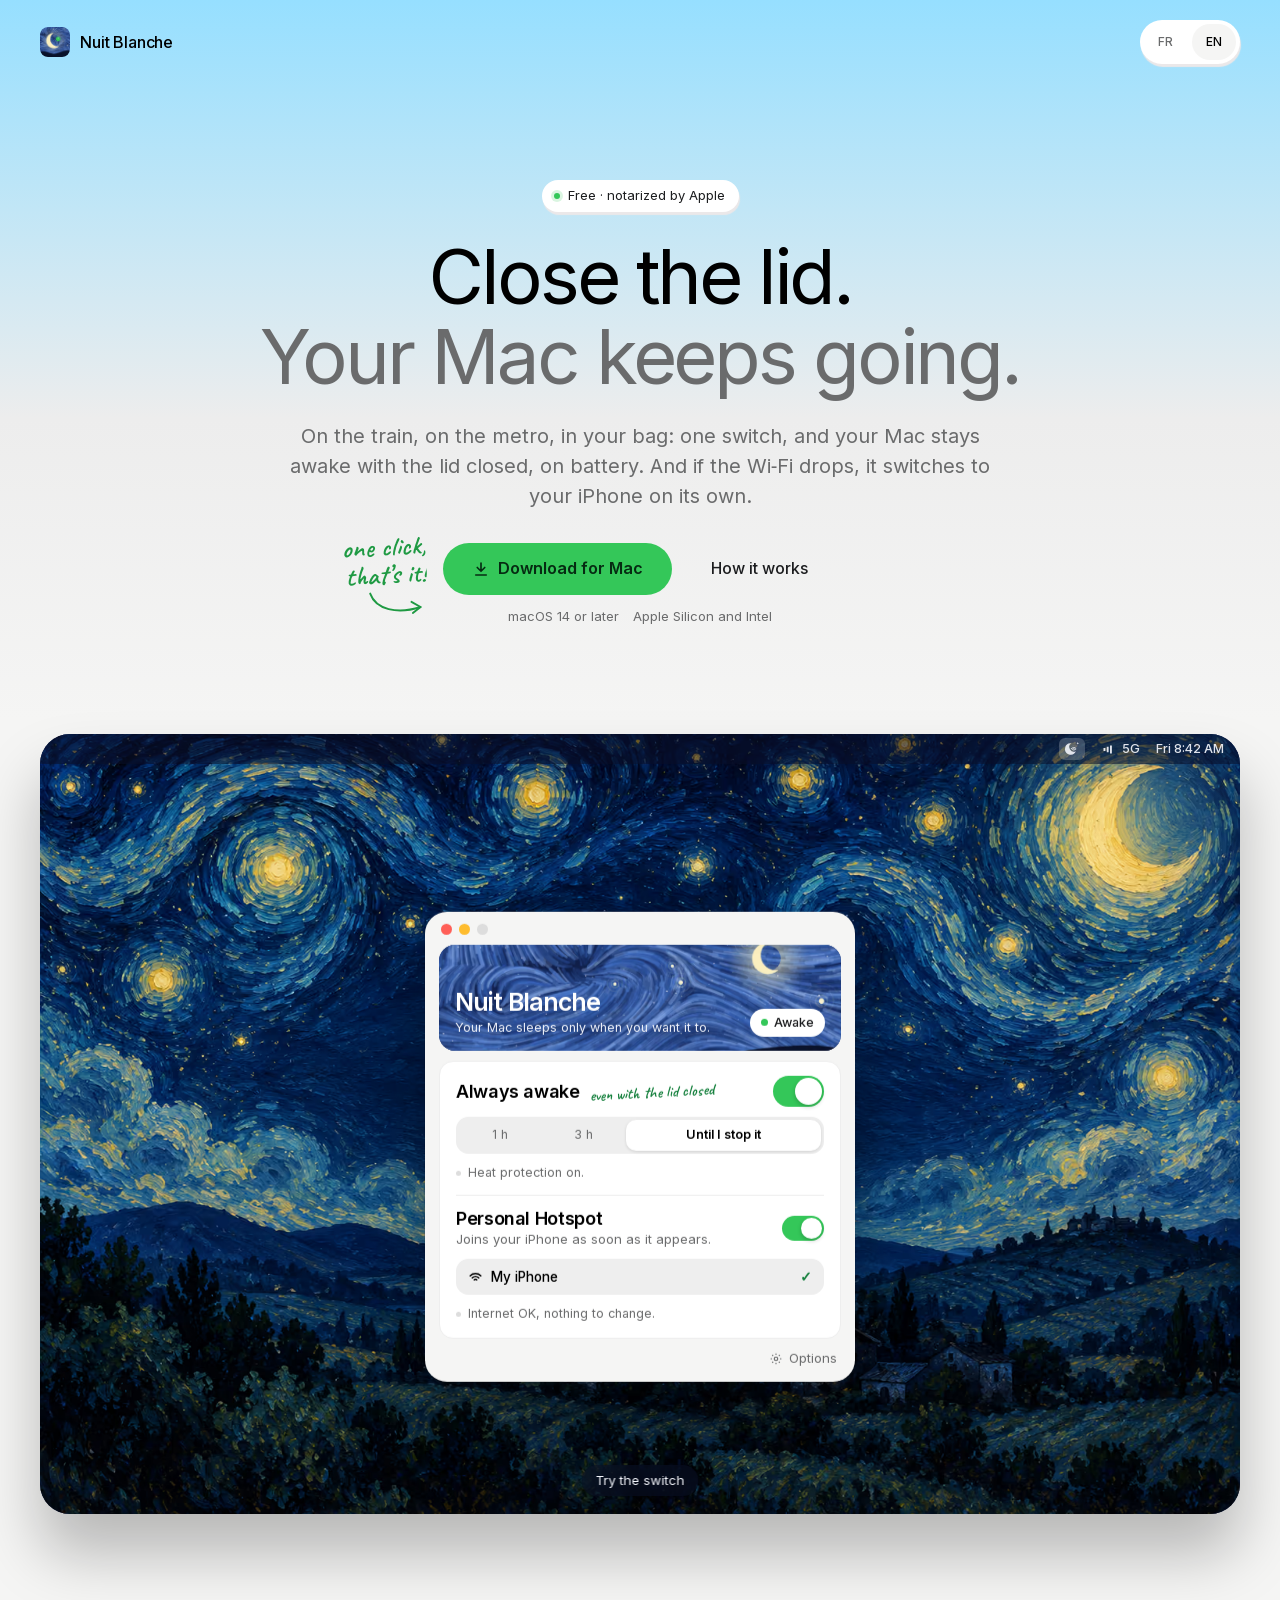
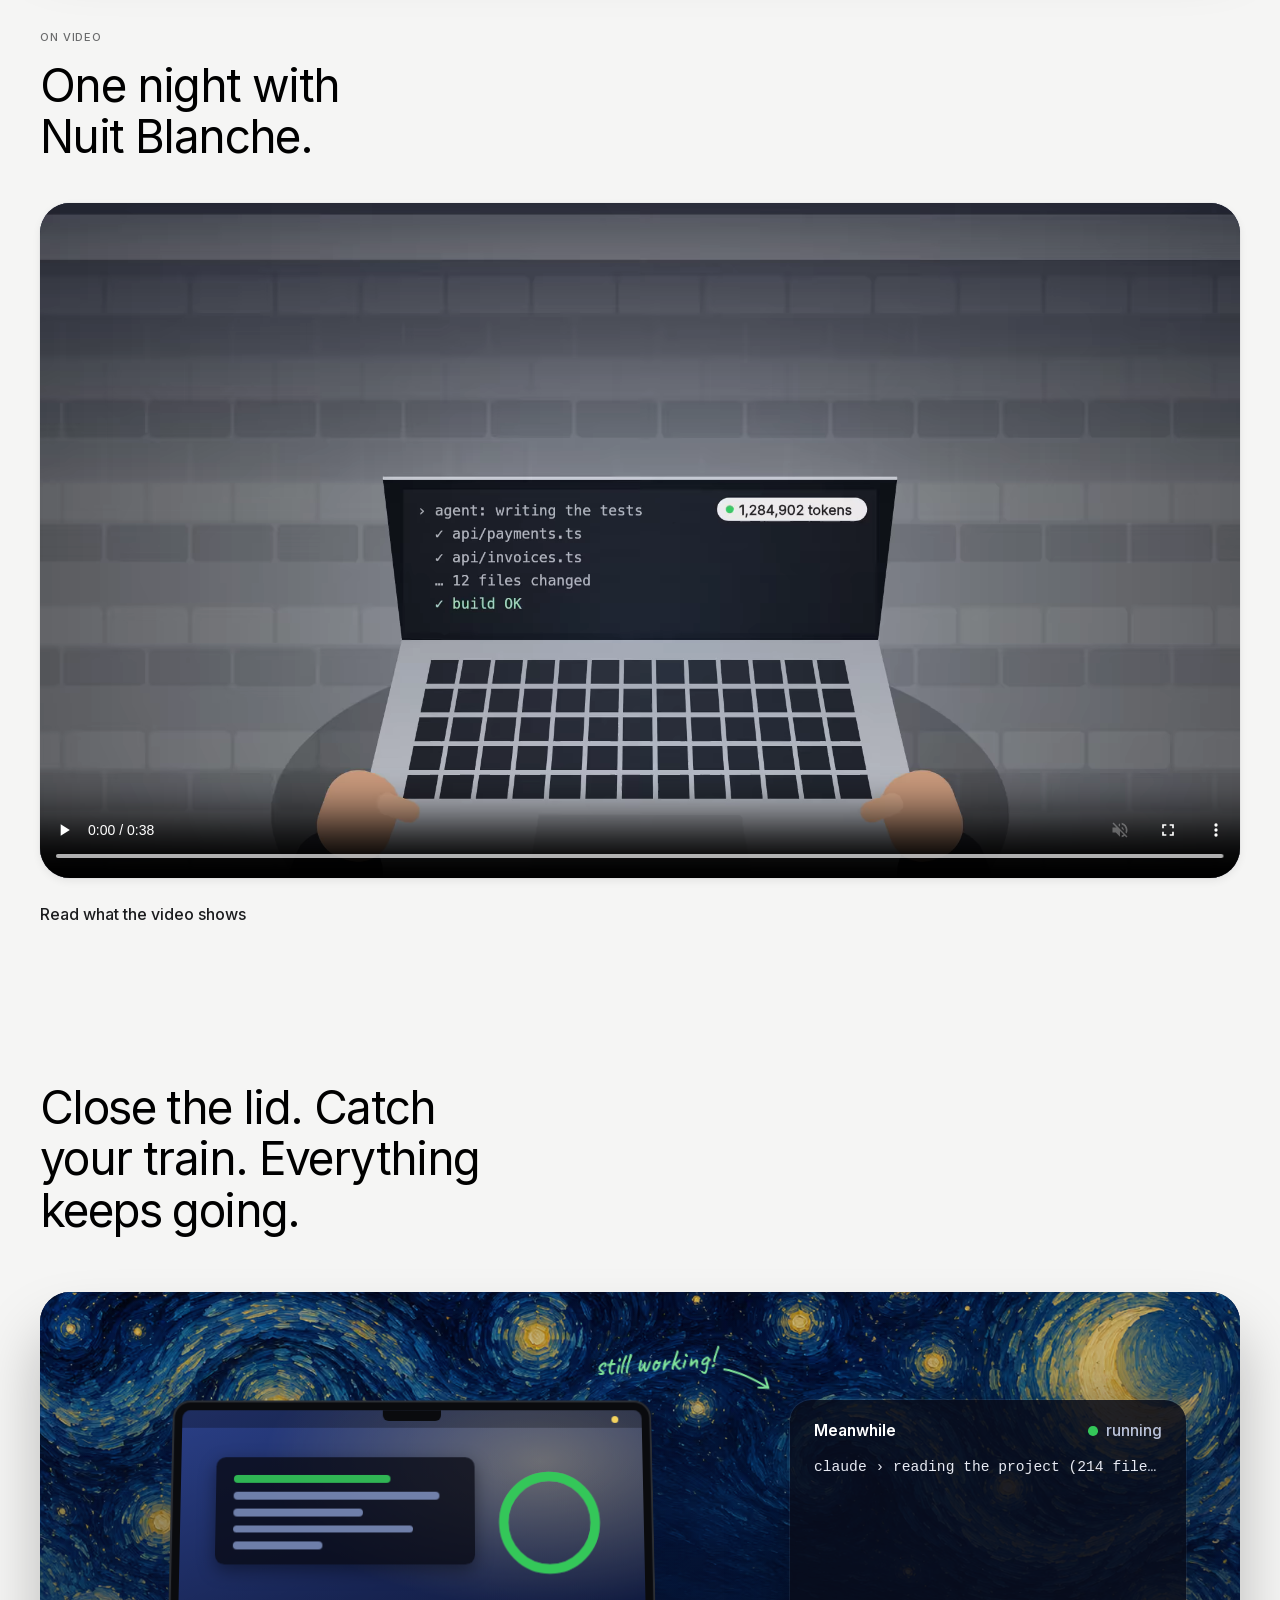
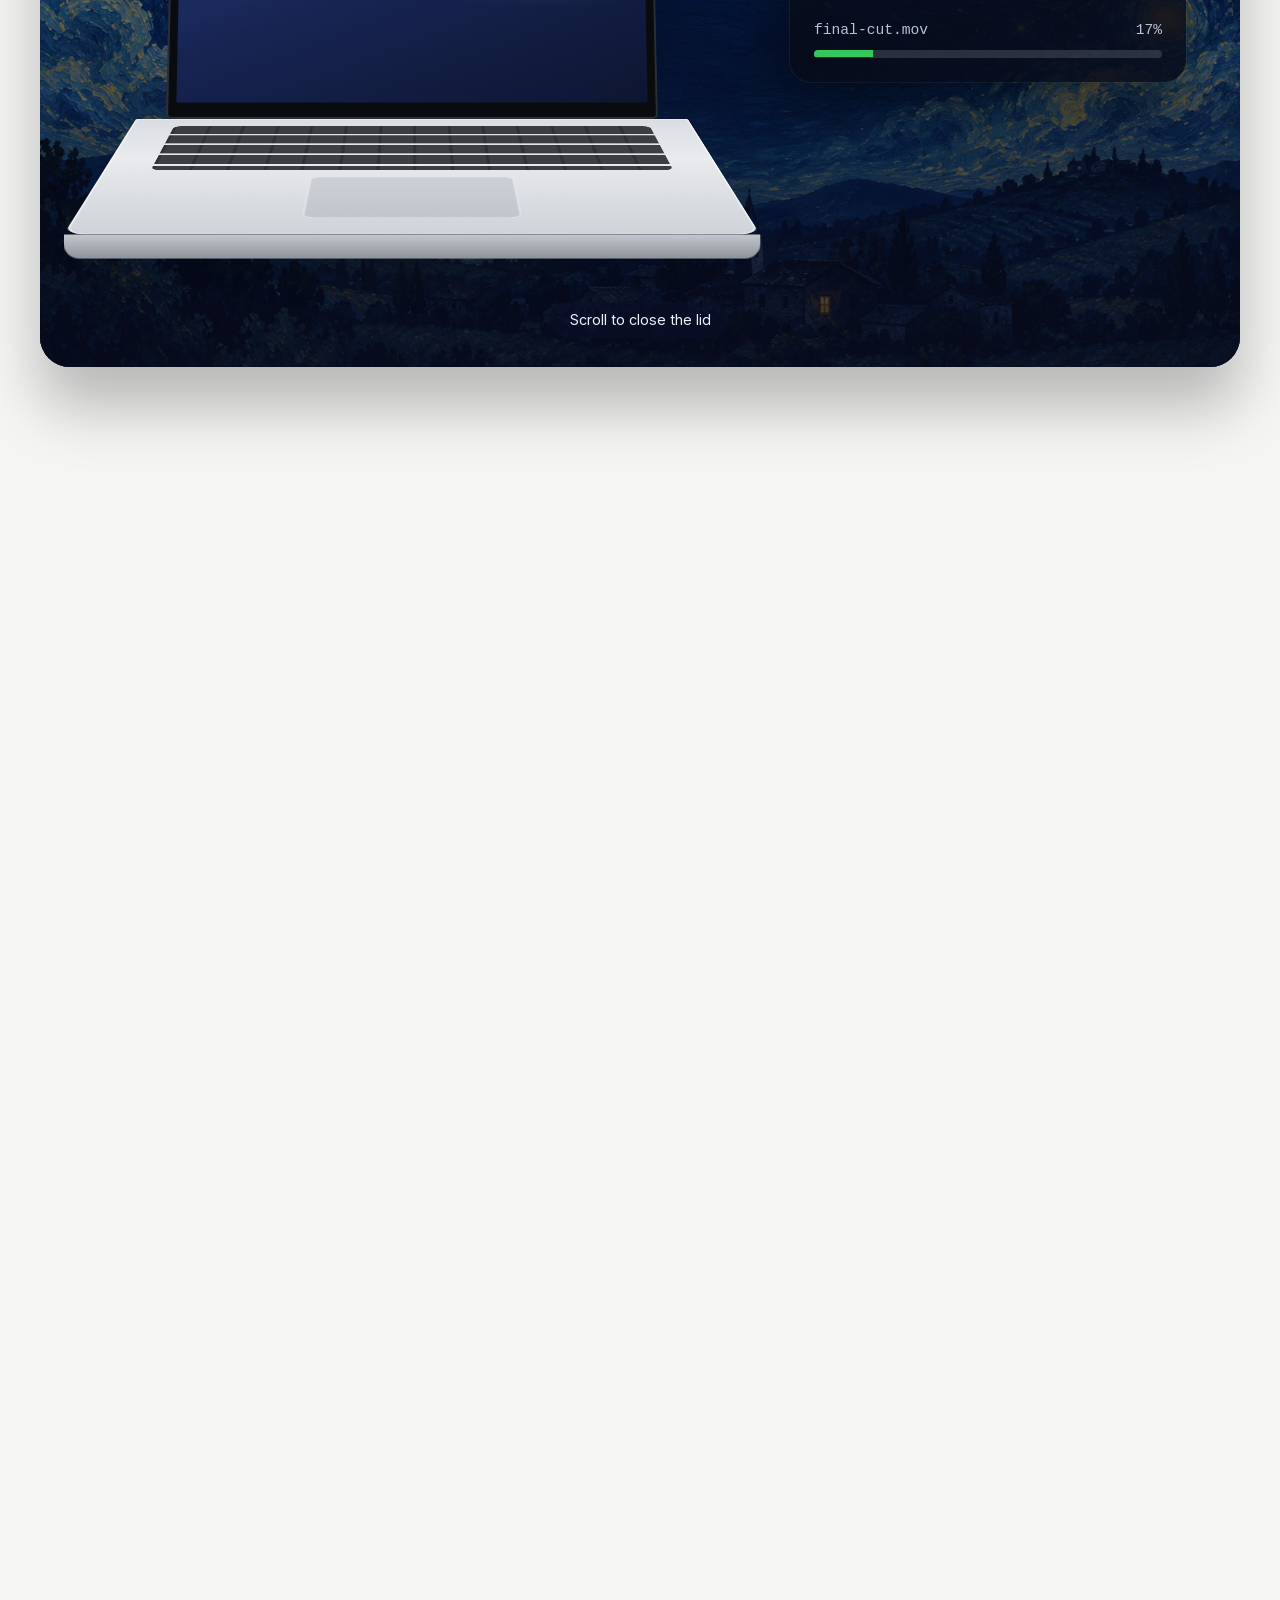
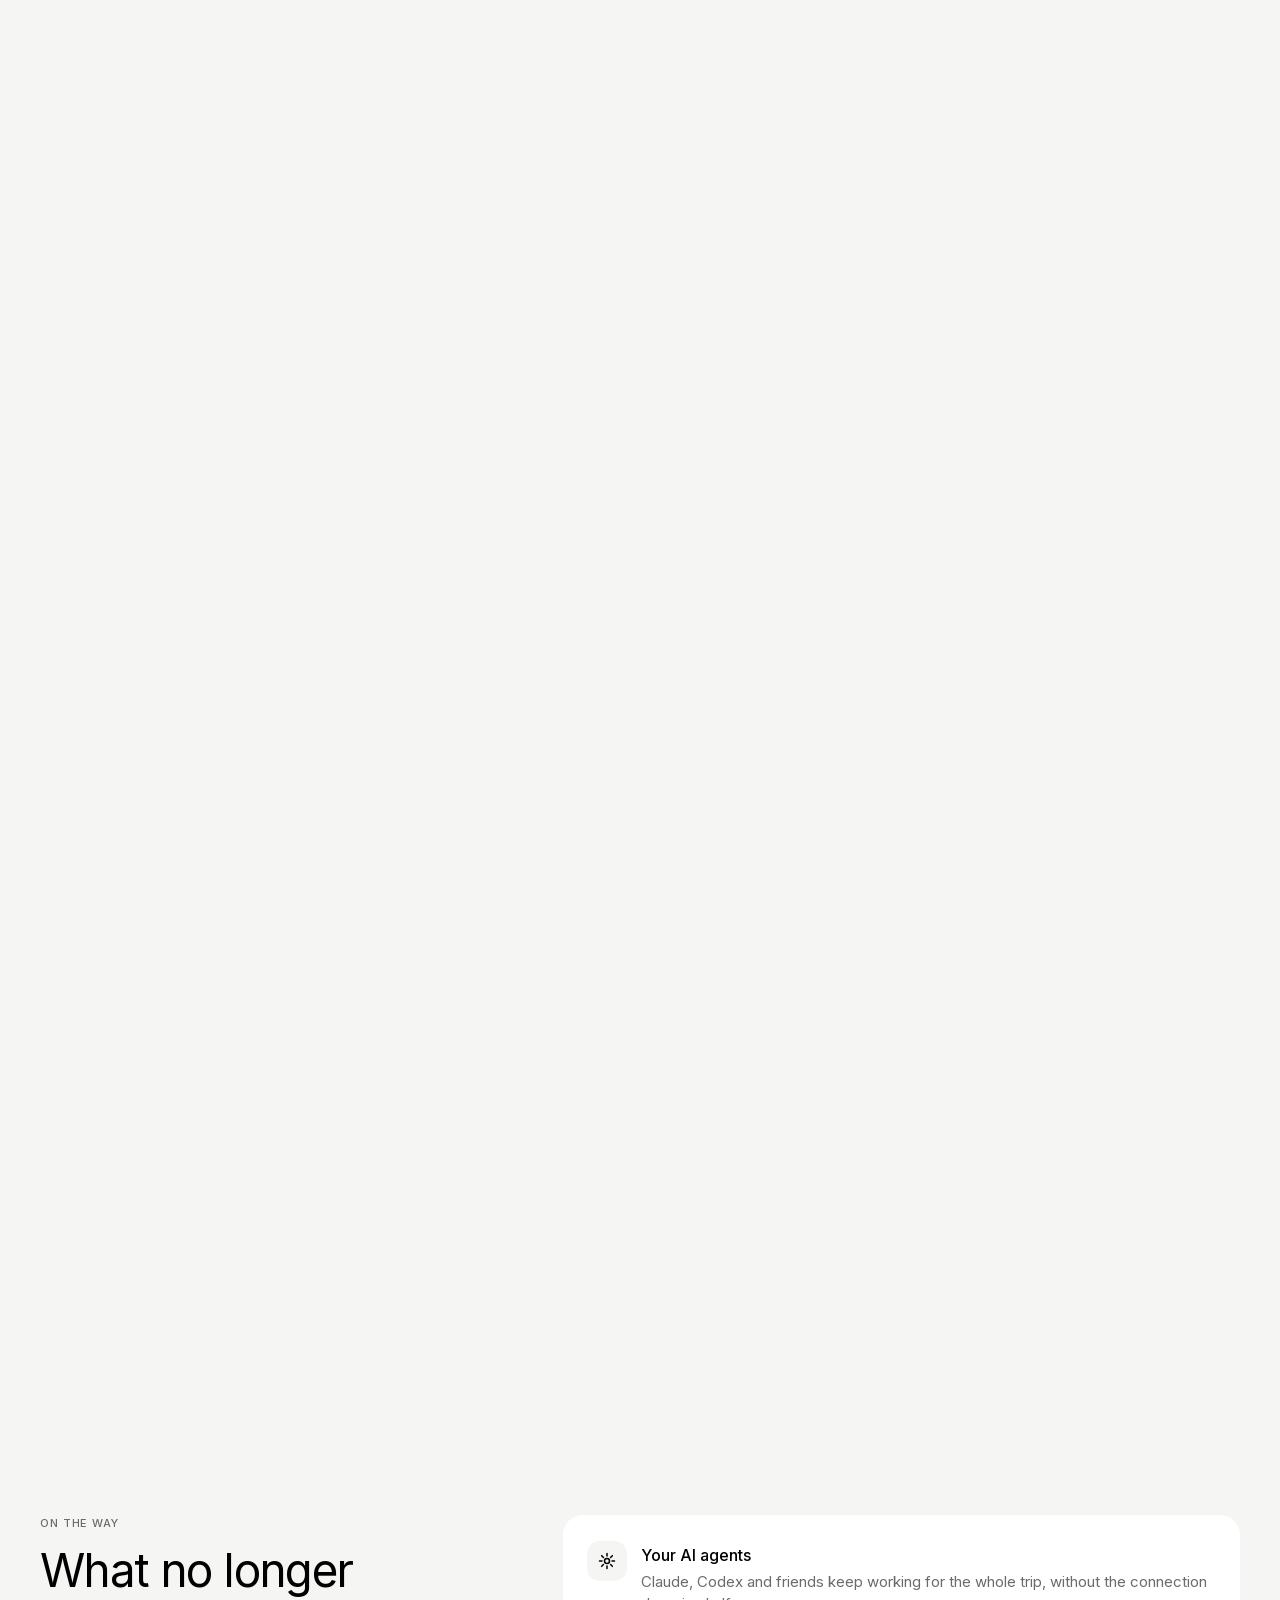
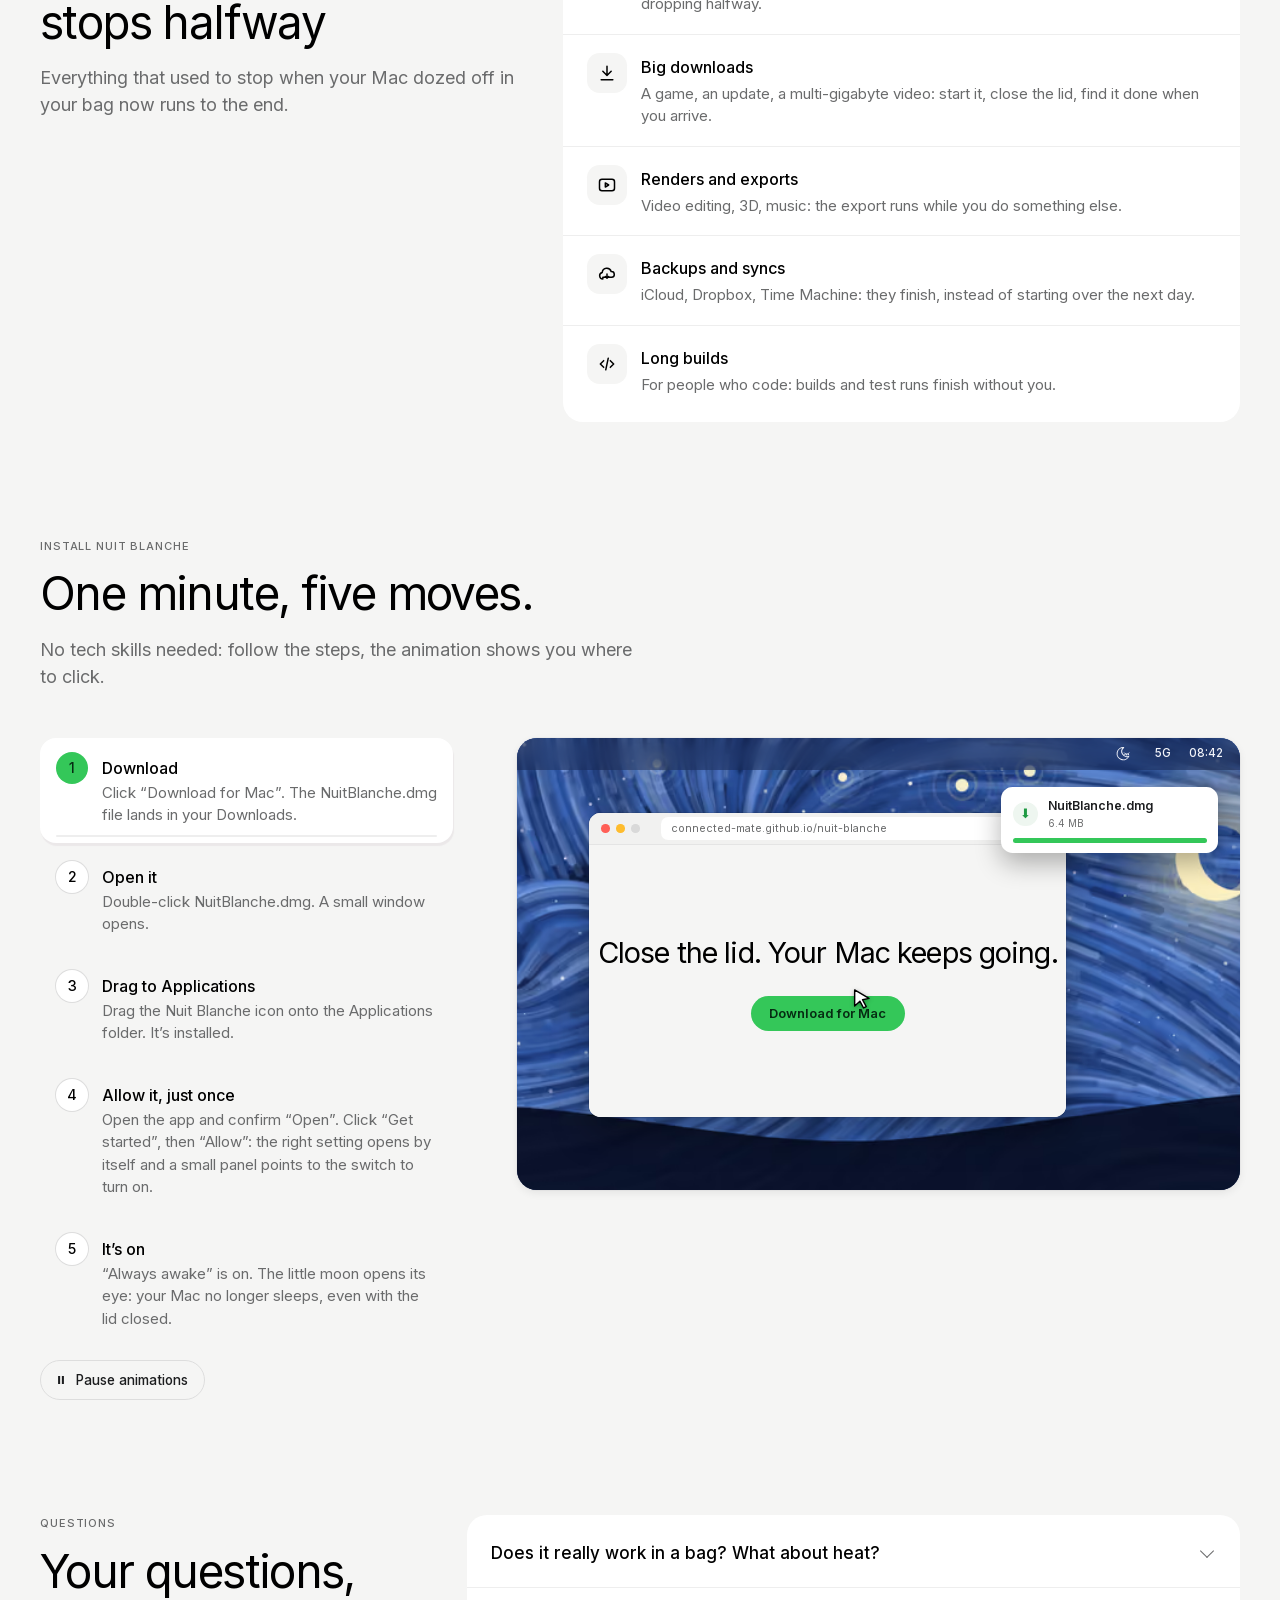
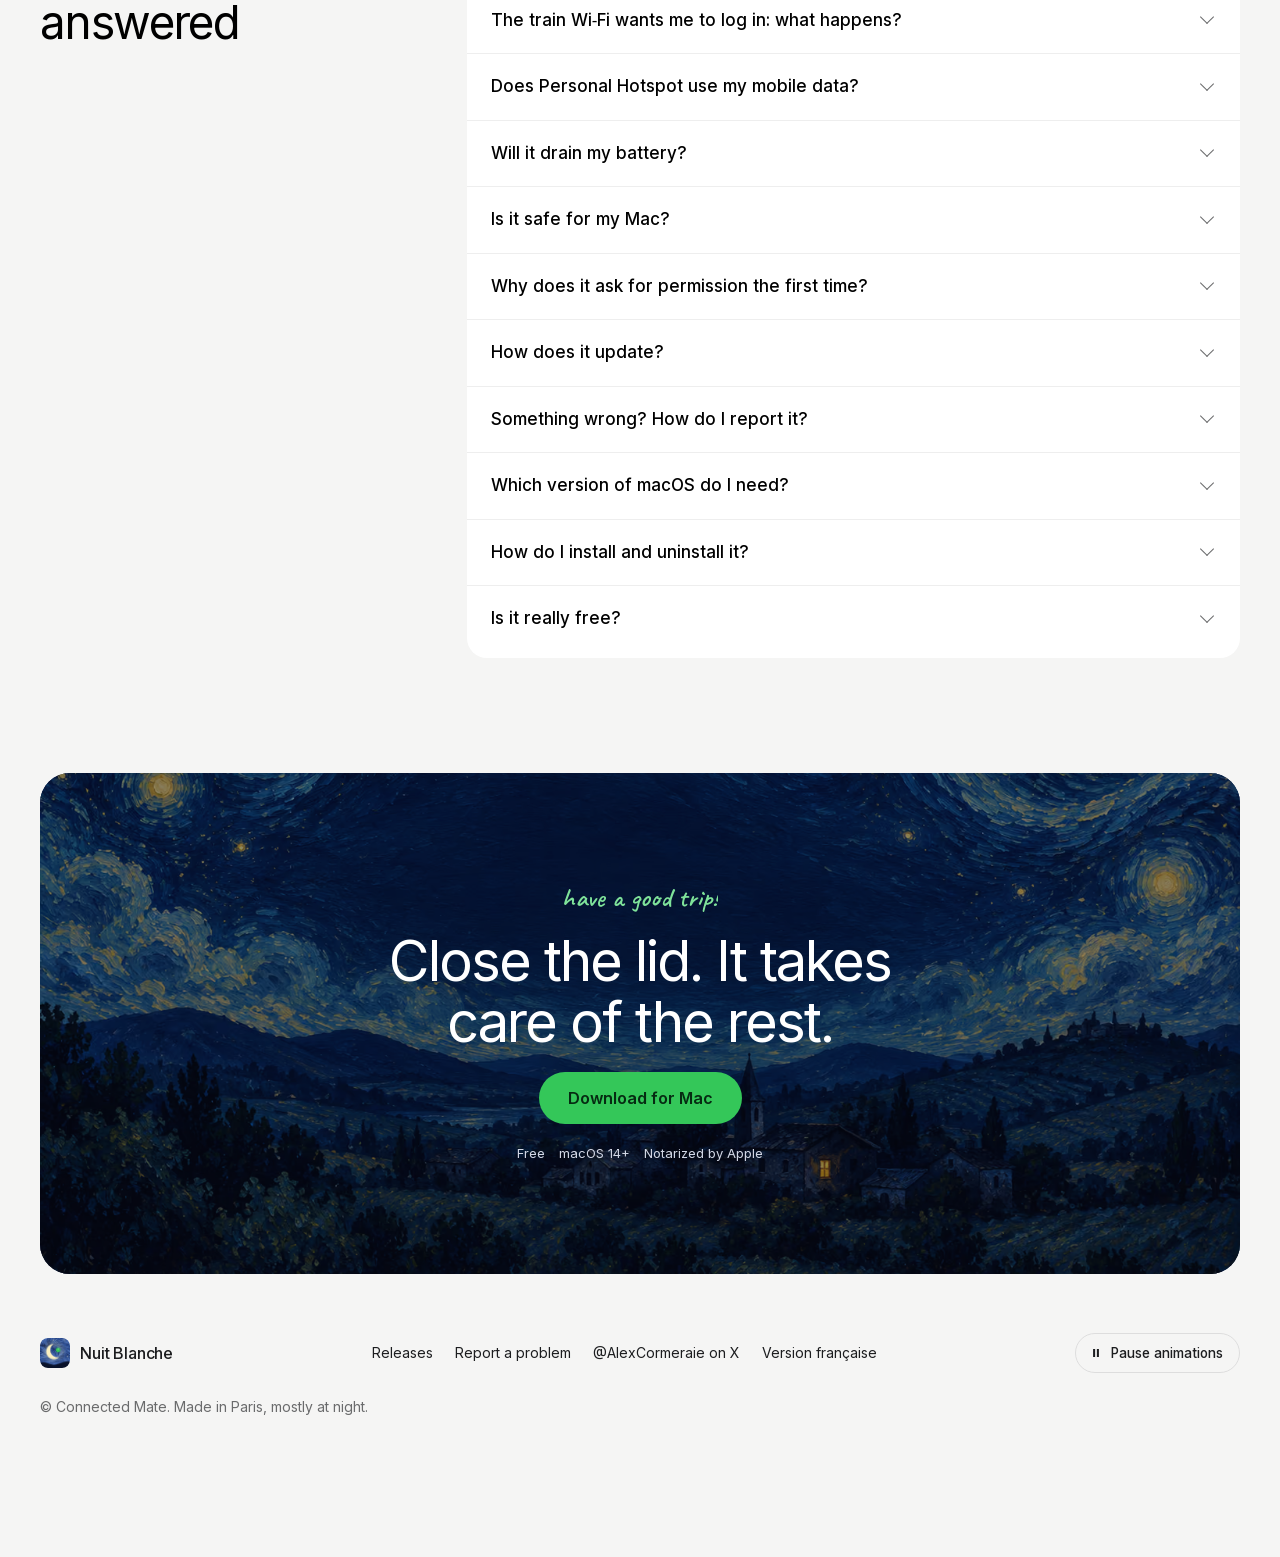
<file: docs/index.html>
<!DOCTYPE html>
<html lang="fr" class="no-js">
<head>
<meta charset="utf-8">
<meta name="viewport" content="width=device-width, initial-scale=1, viewport-fit=cover">
<title>Nuit Blanche — ferme le capot, ton Mac continue</title>
<meta name="description" content="Ferme le capot, prends ton train : Nuit Blanche garde ton Mac éveillé dans ton sac, sur batterie. Tes agents IA, téléchargements et rendus continuent, et si le Wi‑Fi lâche, il passe sur ton iPhone. Gratuit, pour Mac.">
<meta name="theme-color" content="#cfeefc" media="(prefers-color-scheme: light)">
<meta name="theme-color" content="#1b2b5e" media="(prefers-color-scheme: dark)">
<meta name="color-scheme" content="light dark">

<link rel="canonical" href="https://connected-mate.github.io/nuit-blanche/">
<link rel="alternate" hreflang="fr" href="https://connected-mate.github.io/nuit-blanche/">
<link rel="alternate" hreflang="en" href="https://connected-mate.github.io/nuit-blanche/en/">
<link rel="alternate" hreflang="x-default" href="https://connected-mate.github.io/nuit-blanche/">
<link rel="icon" href="assets/favicon-32.png" sizes="32x32" type="image/png">
<link rel="icon" href="assets/icon-192.png" sizes="192x192" type="image/png">
<link rel="apple-touch-icon" href="assets/apple-touch-icon.png">
<link rel="manifest" href="site.webmanifest">

<meta property="og:type" content="website">
<meta property="og:site_name" content="Nuit Blanche">
<meta property="og:locale" content="fr_FR">
<meta property="og:locale:alternate" content="en_US">
<meta property="og:url" content="https://connected-mate.github.io/nuit-blanche/">
<meta property="og:title" content="Nuit Blanche — ferme le capot, ton Mac continue">
<meta property="og:description" content="Ferme le capot, prends ton train : ton Mac reste éveillé et en ligne dans ton sac. Gratuit, pour Mac.">
<meta property="og:image" content="https://connected-mate.github.io/nuit-blanche/assets/og.jpg">
<meta property="og:image:width" content="1200">
<meta property="og:image:height" content="630">
<meta property="og:image:alt" content="Un ciel étoilé peint, et la phrase « Ferme le capot. Ton Mac, lui, continue. »">
<meta name="twitter:card" content="summary_large_image">
<meta name="twitter:title" content="Nuit Blanche — ferme le capot, ton Mac continue">
<meta name="twitter:description" content="Ferme le capot, prends ton train : ton Mac reste éveillé et en ligne. Gratuit, pour Mac.">
<meta name="twitter:image" content="https://connected-mate.github.io/nuit-blanche/assets/og.jpg">

<link rel="preload" href="assets/fonts/inter-latin.woff2" as="font" type="font/woff2" crossorigin>
<link rel="stylesheet" href="style.css?v=55b93d5a9b">
<script>
document.documentElement.classList.replace('no-js', 'js');
/* Première visite depuis une machine qui n'est pas en français : on propose l'anglais.
   Un choix explicite est mémorisé et l'emporte toujours ensuite. */
try {
  var nbLang = localStorage.getItem('nuitblanche-lang');
  if (!nbLang && !/^fr/i.test(navigator.language || '')) {
    localStorage.setItem('nuitblanche-lang', 'en');
    nbLang = 'en';
  }
  if (nbLang === 'en') location.replace('en/' + location.hash);
} catch (e) {}
</script>
<script type="application/ld+json">
{
  "@context": "https://schema.org",
  "@type": "SoftwareApplication",
  "name": "Nuit Blanche",
  "applicationCategory": "UtilitiesApplication",
  "operatingSystem": "macOS 14 ou plus récent",
  "description": "Garde ton Mac éveillé capot fermé, dans ton sac et sur batterie, et connecté au partage de connexion de ton iPhone quand le Wi‑Fi lâche.",
  "url": "https://connected-mate.github.io/nuit-blanche/",
  "downloadUrl": "https://github.com/Connected-Mate/nuit-blanche/releases/latest/download/NuitBlanche.dmg",
  "image": "https://connected-mate.github.io/nuit-blanche/assets/og.jpg",
  "inLanguage": ["fr", "en"],
  "isAccessibleForFree": true,
  "offers": { "@type": "Offer", "price": "0", "priceCurrency": "EUR" },
  "publisher": { "@type": "Organization", "name": "Connected Mate" }
}
</script>
</head>
<body>

<a class="skip" href="#contenu">Aller au contenu</a>
<div class="dawn" aria-hidden="true"></div>

<header class="wrap top">
  <a class="mark" href="./" aria-label="Nuit Blanche, accueil">
    <img src="assets/icon-64.png" alt="" width="30" height="30">
    <span>Nuit Blanche</span>
  </a>
  <p class="langs">
    <span aria-current="true">FR</span>
    <a href="en/" data-lang="en" hreflang="en" lang="en" aria-label="English version">EN</a>
  </p>
</header>

<main id="contenu">

<!-- ————————————————————————————— hero -->
<section class="wrap hero" aria-labelledby="titre">
  <p class="badge">Gratuit · notarisée par Apple</p>

  <h1 class="display" id="titre">Ferme le capot. <span>Ton Mac, lui, continue.</span></h1>

  <p class="lede">Dans le train, dans le métro, au fond du sac : un seul bouton, et ton Mac reste éveillé capot fermé, sur batterie. Et si le Wi‑Fi lâche, il passe tout seul sur ton iPhone.</p>

  <div class="cta__wrap">
    <div class="cta">
      <a class="btn btn--go btn--lg" data-download href="https://github.com/Connected-Mate/nuit-blanche/releases/latest/download/NuitBlanche.dmg">
        <svg viewBox="0 0 24 24" width="18" height="18" fill="none" stroke="currentColor" stroke-width="2.2" stroke-linecap="round" stroke-linejoin="round" aria-hidden="true"><path d="M12 4v11M7 10l5 5 5-5M5 20h14"/></svg>
        <span data-download-label>Télécharger pour Mac</span>
      </a>
      <a class="btn btn--ghost btn--lg" href="#fonctions">Comment ça marche</a>
      <span class="note note--hero" aria-hidden="true">
        un clic,<br>c'est tout&nbsp;!
        <svg viewBox="0 0 80 40" width="64" height="32" fill="none" stroke="currentColor" stroke-width="2.4" stroke-linecap="round" stroke-linejoin="round"><path d="M8 4C14 24 40 32 70 24"/><path d="M59 17l11 7-10 7"/></svg>
      </span>
    </div>
    <p class="fine">
      <span>macOS 14 ou plus récent</span>
      <span>Apple Silicon et Intel</span>
    </p>
    <p class="fine" data-download-note hidden></p>
  </div>

  <!-- maquette de l'app sur un ciel étoilé peint -->
  <div class="stage" id="demo">
    <div class="sky">
      <div class="sky__drift">
        <picture>
          <source type="image/avif" srcset="assets/sky-800.avif 800w, assets/sky-1536.avif 1536w" sizes="(max-width: 1260px) 100vw, 1200px">
          <img src="assets/sky-1536.jpg" srcset="assets/sky-800.jpg 800w, assets/sky-1536.jpg 1536w" sizes="(max-width: 1260px) 100vw, 1200px" width="1536" height="1024" alt="Un ciel de nuit peint, aux étoiles tourbillonnantes, au-dessus d'un village endormi." fetchpriority="high" decoding="async">
        </picture>
        <span class="tw" style="--x:19.5%;--y:17.6%;--d:-0.0s;--s:1.0"></span>
        <span class="tw" style="--x:10.1%;--y:31.3%;--d:-1.7s;--s:1.25"></span>
        <span class="tw" style="--x:41.1%;--y:8%;--d:-3.4s;--s:1.5"></span>
        <span class="tw" style="--x:63.2%;--y:6.3%;--d:-5.1s;--s:1.0"></span>
        <span class="tw" style="--x:74.4%;--y:11.5%;--d:-0.5s;--s:1.25"></span>
        <span class="tw" style="--x:54.9%;--y:17.3%;--d:-2.2s;--s:1.5"></span>
        <span class="tw" style="--x:80.6%;--y:26.9%;--d:-3.9s;--s:1.0"></span>
        <span class="tw" style="--x:93.8%;--y:43.2%;--d:-5.6s;--s:1.25"></span>
        <span class="tw" style="--x:30.9%;--y:24.2%;--d:-1.0s;--s:1.5"></span>
        <span class="tw" style="--x:72.1%;--y:37.4%;--d:-2.7s;--s:1.0"></span>
        <span class="tw" style="--x:16.8%;--y:38.9%;--d:-4.4s;--s:1.25"></span>
        <span class="tw" style="--x:2.6%;--y:7%;--d:-6.1s;--s:1.5"></span>
        <span class="sky__moon"></span>
      </div>
    </div>

    <div class="menubar" aria-hidden="true">
      <span class="menubar__item menubar__moon"><svg class="moon" viewBox="0 0 24 24" width="16" height="16" fill="none" stroke-linecap="round" stroke-linejoin="round"><g class="m-on"><path d="M10.64 3.52A8.5 8.5 0 1 0 17.78 15.42A7 7 0 0 1 10.64 3.52Z" fill="currentColor"/><path d="M11.4 11.6c.9-1.3 2.1-1.9 3.4-1.9s2.5.6 3.4 1.9c-.9 1.3-2.1 1.9-3.4 1.9s-2.5-.6-3.4-1.9Z" stroke="currentColor" stroke-width="1.3"/><circle cx="14.8" cy="11.6" r=".95" fill="currentColor"/><path d="M20.6 1.6l.55 1.3 1.3.55-1.3.55-.55 1.3-.55-1.3-1.3-.55 1.3-.55Z" fill="currentColor"/></g><g class="m-off"><path d="M10.64 3.52A8.5 8.5 0 1 0 17.78 15.42A7 7 0 0 1 10.64 3.52Z" stroke="currentColor" stroke-width="1.4"/><path d="M11.6 11c.9 1.1 2 1.6 3.2 1.6s2.3-.5 3.2-1.6M12.6 12.4l-.5 1.1M14.8 12.8v1.2M17 12.4l.5 1.1" stroke="currentColor" stroke-width="1.3"/></g></svg></span>
      <span class="menubar__item">
        <svg viewBox="0 0 24 24" width="15" height="15" fill="currentColor"><path d="M4 9.5h3v5H4zM9.2 7.5h3v9h-3zM14.4 5.5h3v13h-3z"/></svg>
        5G
      </span>
      <span class="menubar__item menubar__clock">ven. 08:42</span>
    </div>

    <div class="window" role="group" aria-label="Aperçu de la fenêtre Nuit Blanche">
      <div class="window__bar" aria-hidden="true"><i></i><i></i><i></i></div>
      <div class="app-head">
        <picture aria-hidden="true"><source type="image/avif" srcset="assets/banner.avif"><img src="assets/banner.jpg" alt="" width="880" height="373" decoding="async"></picture>
        <p class="app-head__title">Nuit Blanche</p>
        <p class="app-head__sub">Ton Mac ne dort que si tu le veux.</p>
        <p class="app-head__pill" data-pill-on="Éveillé" data-pill-off="Veille normale">Éveillé</p>
      </div>
      <div class="app-card">
        <div class="power">
          <div class="power__text">
            <p class="power__name">Toujours éveillé <span class="power__note" aria-hidden="true">même capot fermé</span></p>
            <p class="power__state sr-only" data-state-on="Ton Mac reste éveillé." data-state-off="Ton Mac s'endort normalement." aria-live="polite">Ton Mac reste éveillé.</p>
          </div>
          <button class="switch" type="button" role="switch" aria-checked="true" aria-label="Toujours éveillé, démonstration" disabled data-power></button>
        </div>
        <p class="seg" aria-hidden="true"><span>1 h</span><span>3 h</span><span class="is-on">Jusqu'à ce que je l'arrête</span></p>
        <p class="hint" aria-hidden="true">Protection chaleur active.</p>
        <div class="app-sep"></div>
        <div class="power">
          <div class="power__text">
            <p class="power__name">Partage de connexion</p>
            <p class="power__state">Rejoint ton iPhone dès qu'il apparaît.</p>
          </div>
          <span class="switch switch--sm" data-on="true" aria-hidden="true"></span><span class="sr-only" data-mini-label>activé</span>
        </div>
        <p class="netpick" aria-hidden="true"><svg viewBox="0 0 24 24" width="15" height="15" fill="none" stroke="currentColor" stroke-width="2.4" stroke-linecap="round"><path d="M3.5 9.5a12 12 0 0 1 17 0M6.8 12.8a7.4 7.4 0 0 1 10.4 0M10 16.1a2.8 2.8 0 0 1 4 0"/></svg>Mon iPhone<span class="netpick__ok">✓</span></p>
        <p class="hint" aria-hidden="true">Internet OK, on ne change rien.</p>
      </div>
      <p class="app-foot" aria-hidden="true"><svg viewBox="0 0 24 24" width="14" height="14" fill="none" stroke="currentColor" stroke-width="2"><circle cx="12" cy="12" r="3"/><path d="M12 2.8v2.4M12 18.8v2.4M2.8 12h2.4M18.8 12h2.4M5.5 5.5l1.7 1.7M16.8 16.8l1.7 1.7M5.5 18.5l1.7-1.7M16.8 7.2l1.7-1.7"/></svg>Options</p>
    </div>

    <p class="stage__hint" aria-hidden="true">Essaie l'interrupteur</p>
  </div>
</section>

<!-- ————————————————————————————— vidéo -->
<section class="wrap section video" id="video" aria-labelledby="video-titre">
  <p class="kicker">En vidéo</p>
  <h2 class="h2" id="video-titre">Une nuit avec Nuit Blanche.</h2>
  <div class="video__frame">
    <video muted loop playsinline controls preload="none" poster="assets/video/poster-fr.jpg" width="1920" height="1080" aria-label="Vidéo de présentation de Nuit Blanche, 38 secondes, sans son" aria-describedby="video-texte" data-autoplay>
      <source src="assets/video/promo-fr.webm" type="video/webm">
      <source src="assets/video/promo-fr.mp4" type="video/mp4">
      <track kind="captions" src="assets/video/promo-fr.vtt" srclang="fr" label="Français (texte et descriptions)">
    </video>
  </div>
  <details class="video__text" id="video-texte">
    <summary>Lire ce que montre la vidéo</summary>
    <ol>
        <li>Ton agent IA code encore… alors ton Mac reste ouvert, partout : dans la rue, le métro, au café. Le compteur de tokens défile.</li>
        <li>« Les codeurs IA trimballent leurs portables à moitié ouverts dans les aéroports, les bureaux et les patinoires. » — Business Insider (traduit de l'anglais)</li>
        <li>Ça, c'est fini : le capot se ferme, le Mac part dans le sac.</li>
        <li>Ton Mac ne dort que si tu le veux. Même capot fermé : le téléchargement et les tests vont jusqu'au bout.</li>
        <li>Dans le sac, il surveille la chaleur. À 46 °C, notification « Ton Mac chauffe » : écran et Wi‑Fi ralentis, la température redescend. Il se protège tout seul.</li>
        <li>Plus de Wi‑Fi ? Il rejoint ton iPhone, tout seul.</li>
        <li>Dans la barre des menus, un clic sur « Toujours éveillé » : la lune ouvre l'œil. Un seul bouton.</li>
        <li>Nuit Blanche. Ton Mac ne dort plus. Toi, si. Gratuit, pour Mac.</li>
    </ol>
  </details>
</section>

<!-- ————————————————————————————— fonctions -->
<section class="wrap section" id="fonctions" aria-labelledby="fonctions-titre">
  <p class="kicker">Ce que fait Nuit Blanche</p>
  <h2 class="h2" id="fonctions-titre">Ferme le capot. Prends ton train. Tout continue.</h2>

  <div class="lid" data-lid>
    <div class="lid__sticky">
      <div class="lid__stage" role="img" aria-label="Un MacBook dont l'écran se referme pendant que son travail continue : une liste de tâches avance et un téléchargement progresse.">
        <picture class="lid__sky" aria-hidden="true"><source type="image/avif" srcset="assets/sky-800.avif 800w, assets/sky-1536.avif 1536w" sizes="(max-width: 1260px) 100vw, 1200px"><img src="assets/sky-1536.jpg" alt="" width="1536" height="1024" loading="lazy" decoding="async"></picture>
        <div class="mbp" aria-hidden="true">
          <div class="mbp__halo"></div>
          <div class="mbp__shadow"></div>
          <div class="mbp__rig">
            <div class="mbp__base">
              <div class="mbp__deck"><span class="mbp__keys"></span><span class="mbp__pad"></span></div>
              <div class="mbp__front"></div>
              <div class="mbp__leak"></div>
            </div>
            <div class="mbp__lid">
              <div class="mbp__screen">
                <span class="mbp__notch"></span>
                <div class="mbp__display">
                  <span class="mbp__menubar"><span class="mbp__dot"></span></span>
                  <span class="mbp__win"><i></i><i></i><i></i><i></i><i></i></span>
                  <span class="mbp__ring"><svg viewBox="0 0 36 36"><circle cx="18" cy="18" r="15.5" pathLength="100"/><circle class="mbp__ring-on" cx="18" cy="18" r="15.5" pathLength="100"/></svg></span>
                </div>
              </div>
              <div class="mbp__back"><span class="mbp__logo"><svg viewBox="0 0 24 24" width="24" height="24" aria-hidden="true"><path d="M10.64 3.52A8.5 8.5 0 1 0 17.78 15.42A7 7 0 0 1 10.64 3.52Z" fill="currentColor"/></svg></span></div>
            </div>
          </div>
        </div>
        <div class="term" aria-hidden="true">
          <p class="term__head"><span>Pendant ce temps</span><span class="term__live"><i></i>en cours</span></p>
          <ol class="term__lines">
              <li style="--i:0">claude › lit le projet (214 fichiers)</li>
              <li style="--i:1">claude › écrit les tests</li>
              <li style="--i:2">claude › 42/42 tests verts ✓</li>
              <li style="--i:3">↓ montage-final.mov</li>
              <li style="--i:4">☁ iCloud · 1 284 photos envoyées</li>
              <li style="--i:5">claude › ouvre la pull request ✓</li>
          </ol>
          <p class="term__dl"><span>montage-final.mov</span><span class="term__pct"></span></p>
          <span class="term__bar"><i></i></span>
        </div>
        <p class="note lid__note lid__note--term" aria-hidden="true">il bosse encore !<svg viewBox="0 0 70 40" width="58" height="34" fill="none" stroke="currentColor" stroke-width="2.4" stroke-linecap="round" stroke-linejoin="round"><path d="M4 8c18 4 34 14 52 26"/><path d="M44 33l12 1-3-12"/></svg></p>
        <p class="note lid__note lid__note--moon" aria-hidden="true">la lune veille</p>
        <p class="lid__hint" aria-hidden="true">Fais défiler pour fermer le capot</p>
      </div>
      <div class="lid__copy">
        <h3>Capot fermé, ton Mac continue.</h3>
        <p>Glisse-le dans ton sac entre deux rendez-vous : tes agents, téléchargements et rendus vont jusqu'au bout, même sur batterie. Et le soir, il bosse pendant que tu dors.</p>
      </div>
    </div>
  </div>

  <div class="hsx">
    <div class="hsx__art" aria-hidden="true">
      <svg class="hsx__svg" viewBox="0 0 600 300">
        <defs>
          <linearGradient id="alu" x1="0" y1="0" x2="0" y2="1"><stop offset="0" stop-color="#eceef1"/><stop offset="1" stop-color="#b9bdc4"/></linearGradient>
          <linearGradient id="scr" x1="0" y1="0" x2="1" y2="1"><stop offset="0" stop-color="#1b2a5c"/><stop offset="1" stop-color="#0d1326"/></linearGradient>
        </defs>
        <g class="hsx__waves hsx__waves--mac"><circle cx="150" cy="128" r="40"/><circle cx="150" cy="128" r="40"/><circle cx="150" cy="128" r="40"/></g>
        <g class="hsx__waves hsx__waves--phone"><circle cx="480" cy="150" r="30"/><circle cx="480" cy="150" r="30"/><circle cx="480" cy="150" r="30"/></g>
        <path class="hsx__link" pathLength="100" d="M262 150C330 96 392 96 446 140"/>
        <path class="hsx__flow" pathLength="100" d="M262 150C330 96 392 96 446 140"/>
        <g class="hsx__mac">
          <rect x="52" y="52" width="196" height="132" rx="10" fill="#1c1d1f"/>
          <rect x="60" y="60" width="180" height="116" rx="4" fill="url(#scr)"/>
          <path d="M30 186h240l-14 14H44z" fill="url(#alu)"/>
          <rect x="128" y="186" width="44" height="4" rx="2" fill="#a3a8b0"/>
          <g class="hsx__wifi" transform="translate(150 104)"><path d="M-22-6a31 31 0 0 1 44 0"/><path d="M-14 2a19 19 0 0 1 28 0"/><path d="M-6 10a7 7 0 0 1 12 0"/></g>
          <text class="hsx__label hsx__label--search" x="150" y="152" text-anchor="middle">Recherche…</text>
          <text class="hsx__label hsx__label--ok" x="150" y="152" text-anchor="middle">Mon iPhone ✓</text>
        </g>
        <g class="hsx__phone">
          <rect x="446" y="70" width="74" height="156" rx="16" fill="#1c1d1f"/>
          <rect x="451" y="75" width="64" height="146" rx="12" fill="url(#scr)"/>
          <rect x="469" y="80" width="28" height="8" rx="4" fill="#000"/>
          <rect class="hsx__tile" x="457" y="128" width="52" height="46" rx="10"/>
          <g transform="translate(483 146) rotate(-45)" class="hsx__chain"><rect x="-12" y="-4.5" width="13" height="9" rx="4.5"/><rect x="-1" y="-4.5" width="13" height="9" rx="4.5"/></g>
          <text class="hsx__tile-t" x="483" y="166" text-anchor="middle">5G</text>
        </g>
      </svg>
      <p class="chip hsx__chip"><span class="chip__dot"></span>Connecté · Mon iPhone</p>
    </div>
    <div class="hsx__copy">
      <p class="note" aria-hidden="true">toujours en ligne</p>
      <h3>Le Wi‑Fi du train lâche ? Ton iPhone prend le relais.</h3>
      <p>Active le partage de connexion une fois : dès que le Wi‑Fi tombe, ton Mac rejoint ton iPhone tout seul, et y reste. Par défaut, seulement quand il n'a pas d'autre Internet.</p>
    </div>
  </div>

  <div class="feats feats--pair">
    <article class="feat">
      <div class="vig vig--bat" aria-hidden="true">
        <div class="bat"><div class="bat__body"><i class="bat__fill"></i></div><span class="bat__tip"></span><span class="bat__pct"></span></div>
        <p class="chip vig__chip"><span class="chip__moon"><svg class="moon" viewBox="0 0 24 24" width="16" height="16" fill="none" stroke-linecap="round" stroke-linejoin="round"><g class="m-on"><path d="M10.64 3.52A8.5 8.5 0 1 0 17.78 15.42A7 7 0 0 1 10.64 3.52Z" fill="currentColor"/><path d="M11.4 11.6c.9-1.3 2.1-1.9 3.4-1.9s2.5.6 3.4 1.9c-.9 1.3-2.1 1.9-3.4 1.9s-2.5-.6-3.4-1.9Z" stroke="currentColor" stroke-width="1.3"/><circle cx="14.8" cy="11.6" r=".95" fill="currentColor"/><path d="M20.6 1.6l.55 1.3 1.3.55-1.3.55-.55 1.3-.55-1.3-1.3-.55 1.3-.55Z" fill="currentColor"/></g><g class="m-off"><path d="M10.64 3.52A8.5 8.5 0 1 0 17.78 15.42A7 7 0 0 1 10.64 3.52Z" stroke="currentColor" stroke-width="1.4"/><path d="M11.6 11c.9 1.1 2 1.6 3.2 1.6s2.3-.5 3.2-1.6M12.6 12.4l-.5 1.1M14.8 12.8v1.2M17 12.4l.5 1.1" stroke="currentColor" stroke-width="1.3"/></g></svg></span>Sous 10 % : Nuit Blanche s'arrête</p>
      </div>
      <p class="note" aria-hidden="true">on veille sur toi</p>
      <h3>Il sait s'arrêter tout seul.</h3>
      <p>Sur batterie, sous 10 %, il s'arrête et te prévient. Trop chaud dans le sac ? Il s'arrête aussi, pour laisser ton Mac refroidir. Branché, jamais.</p>
    </article>

    <article class="feat">
      <div class="vig vig--menu" aria-hidden="true">
        <div class="mbar"><span class="mbar__moon"><svg class="moon" viewBox="0 0 24 24" width="16" height="16" fill="none" stroke-linecap="round" stroke-linejoin="round"><g class="m-on"><path d="M10.64 3.52A8.5 8.5 0 1 0 17.78 15.42A7 7 0 0 1 10.64 3.52Z" fill="currentColor"/><path d="M11.4 11.6c.9-1.3 2.1-1.9 3.4-1.9s2.5.6 3.4 1.9c-.9 1.3-2.1 1.9-3.4 1.9s-2.5-.6-3.4-1.9Z" stroke="currentColor" stroke-width="1.3"/><circle cx="14.8" cy="11.6" r=".95" fill="currentColor"/><path d="M20.6 1.6l.55 1.3 1.3.55-1.3.55-.55 1.3-.55-1.3-1.3-.55 1.3-.55Z" fill="currentColor"/></g><g class="m-off"><path d="M10.64 3.52A8.5 8.5 0 1 0 17.78 15.42A7 7 0 0 1 10.64 3.52Z" stroke="currentColor" stroke-width="1.4"/><path d="M11.6 11c.9 1.1 2 1.6 3.2 1.6s2.3-.5 3.2-1.6M12.6 12.4l-.5 1.1M14.8 12.8v1.2M17 12.4l.5 1.1" stroke="currentColor" stroke-width="1.3"/></g></svg></span><span class="mbar__i">5G</span><span class="mbar__i">08:42</span></div>
        <div class="mpanel">
          <div class="mpanel__head"><span class="mpanel__title">Nuit Blanche</span><span class="mpanel__chip"><i></i><b class="mp-on">Éveillé</b><b class="mp-off">Veille normale</b></span></div>
          <div class="mpanel__row mpanel__row--aw"><span class="mpanel__ico"><svg viewBox="0 0 24 24" width="14" height="14"><path d="M10.64 3.52A8.5 8.5 0 1 0 17.78 15.42A7 7 0 0 1 10.64 3.52Z" fill="currentColor"/><path d="M19 3.2l.5 1.2 1.2.5-1.2.5-.5 1.2-.5-1.2-1.2-.5 1.2-.5Z" fill="currentColor"/></svg></span><span class="mpanel__txt"><b>Toujours éveillé</b><small><span class="mp-on">Même capot fermé</span><span class="mp-off">Veille normale</span></small></span><span class="mpanel__sw"></span></div>
          <div class="mpanel__row mpanel__row--hs is-on"><span class="mpanel__ico"><svg viewBox="0 0 24 24" width="14" height="14" fill="none" stroke="currentColor" stroke-width="2.6" stroke-linecap="round"><path d="M3.5 9.5a12 12 0 0 1 17 0M6.8 12.8a7.4 7.4 0 0 1 10.4 0"/><circle cx="12" cy="17" r="1.4" fill="currentColor" stroke="none"/></svg></span><span class="mpanel__txt"><b>Partage de connexion</b><small>Prêt, internet OK</small></span><span class="mpanel__sw"></span></div>
          <div class="mpanel__foot"><span>Ouvrir Nuit Blanche</span><span>Quitter</span></div>
        </div>
        <svg class="cur" viewBox="0 0 24 24" width="24" height="24"><path d="M5 3l14 8.2-6.3 1.4 3.6 6.6-2.6 1.4-3.6-6.6L5 18.6V3Z" fill="#fff" stroke="#000" stroke-width="1.4" stroke-linejoin="round"/></svg>
      </div>
      <p class="note" aria-hidden="true">un clic, là-haut</p>
      <h3>Toujours à portée, dans la barre des menus.</h3>
      <p>Une petite lune : l'œil ouvert, ton Mac veille. Un clic ouvre un petit panneau pour tout allumer ou éteindre. Ou <kbd>⇧⌘N</kbd>.</p>
    </article>
  </div>
</section>

<!-- ————————————————————————————— ce qui continue -->
<section class="wrap section" aria-labelledby="jobs-titre">
  <div class="jobs">
    <div>
      <p class="kicker">Pendant le trajet</p>
      <h2 class="h2" id="jobs-titre">Ce qui ne s'arrête plus en route</h2>
      <p class="intro">Tout ce qui s'arrêtait quand ton Mac s'endormait dans ton sac va maintenant jusqu'au bout.</p>
    </div>
    <ul class="jobs__list">
      <li>
        <span class="jobs__ico" aria-hidden="true"><svg viewBox="0 0 24 24" width="20" height="20" fill="none" stroke="currentColor" stroke-width="1.8" stroke-linecap="round" stroke-linejoin="round"><path d="M12 3v3M12 18v3M3 12h3M18 12h3M5.6 5.6l2.1 2.1M16.3 16.3l2.1 2.1M5.6 18.4l2.1-2.1M16.3 7.7l2.1-2.1"/><circle cx="12" cy="12" r="3"/></svg></span>
        <b>Tes agents IA</b>
        <span>Claude, Codex et les autres continuent leur tâche pendant tout le trajet, sans que la connexion saute au milieu.</span>
      </li>
      <li>
        <span class="jobs__ico" aria-hidden="true"><svg viewBox="0 0 24 24" width="20" height="20" fill="none" stroke="currentColor" stroke-width="1.8" stroke-linecap="round" stroke-linejoin="round"><path d="M12 4v11M7 10l5 5 5-5M5 20h14"/></svg></span>
        <b>Les gros téléchargements</b>
        <span>Un jeu, une mise à jour, une vidéo de plusieurs gigas&nbsp;: lance, ferme, retrouve-le fini à l'arrivée.</span>
      </li>
      <li>
        <span class="jobs__ico" aria-hidden="true"><svg viewBox="0 0 24 24" width="20" height="20" fill="none" stroke="currentColor" stroke-width="1.8" stroke-linecap="round" stroke-linejoin="round"><rect x="3" y="5" width="18" height="14" rx="3"/><path d="M10 9.5v5l4-2.5-4-2.5Z"/></svg></span>
        <b>Les rendus et exports</b>
        <span>Montage vidéo, 3D, musique&nbsp;: l'export tourne pendant que tu fais autre chose.</span>
      </li>
      <li>
        <span class="jobs__ico" aria-hidden="true"><svg viewBox="0 0 24 24" width="20" height="20" fill="none" stroke="currentColor" stroke-width="1.8" stroke-linecap="round" stroke-linejoin="round"><path d="M7 18a4 4 0 0 1-.7-7.9A5.5 5.5 0 0 1 17 9a3.5 3.5 0 0 1 .5 7H7Z"/><path d="M12 12v5M10 15l2 2 2-2"/></svg></span>
        <b>Les sauvegardes et synchros</b>
        <span>iCloud, Dropbox, Time Machine&nbsp;: elles vont au bout, au lieu de reprendre à zéro le lendemain.</span>
      </li>
      <li>
        <span class="jobs__ico" aria-hidden="true"><svg viewBox="0 0 24 24" width="20" height="20" fill="none" stroke="currentColor" stroke-width="1.8" stroke-linecap="round" stroke-linejoin="round"><path d="m8 8-4 4 4 4M16 8l4 4-4 4M13.5 5l-3 14"/></svg></span>
        <b>Les longues compilations</b>
        <span>Pour celles et ceux qui codent&nbsp;: la compilation et les tests se finissent sans toi.</span>
      </li>
    </ul>
  </div>
</section>

<!-- ————————————————————————————— installation -->
<section class="wrap section" id="installer" aria-labelledby="installer-titre">
  <p class="kicker">Installer Nuit Blanche</p>
  <h2 class="h2" id="installer-titre">Une minute, cinq gestes.</h2>
  <p class="intro">Pas besoin d'être doué en informatique : suis les étapes, l'animation te montre où cliquer.</p>
  <div class="wt" data-step="5">
    <div class="wt__side">
      <ol class="wt__steps">
        <li><button type="button" class="wt__step" data-go="1" aria-controls="wt-screen"><span class="wt__num">1</span><span class="wt__txt"><b>Télécharge</b><span>Clique sur « Télécharger pour Mac ». Le fichier NuitBlanche.dmg arrive dans tes Téléchargements.</span></span><span class="wt__prog" aria-hidden="true"><i></i></span></button></li>
        <li><button type="button" class="wt__step" data-go="2" aria-controls="wt-screen"><span class="wt__num">2</span><span class="wt__txt"><b>Ouvre-le</b><span>Double-clique sur NuitBlanche.dmg. Une petite fenêtre s'ouvre.</span></span><span class="wt__prog" aria-hidden="true"><i></i></span></button></li>
        <li><button type="button" class="wt__step" data-go="3" aria-controls="wt-screen"><span class="wt__num">3</span><span class="wt__txt"><b>Glisse dans Applications</b><span>Fais glisser l'icône de Nuit Blanche sur le dossier Applications. C'est installé.</span></span><span class="wt__prog" aria-hidden="true"><i></i></span></button></li>
        <li><button type="button" class="wt__step" data-go="4" aria-controls="wt-screen"><span class="wt__num">4</span><span class="wt__txt"><b>Autorise, une seule fois</b><span>Ouvre l'app et confirme « Ouvrir ». Clique « Commencer », puis « Autoriser » : le bon réglage s'ouvre tout seul et un petit panneau te montre l'interrupteur à activer.</span></span><span class="wt__prog" aria-hidden="true"><i></i></span></button></li>
        <li><button type="button" class="wt__step" data-go="5" aria-controls="wt-screen"><span class="wt__num">5</span><span class="wt__txt"><b>C'est allumé</b><span>« Toujours éveillé » est activé. La petite lune ouvre l'œil : ton Mac ne dort plus, même capot fermé.</span></span><span class="wt__prog" aria-hidden="true"><i></i></span></button></li>
      </ol>
      <button type="button" class="motion-btn" data-motion hidden aria-pressed="false" data-label-pause="Mettre les animations en pause" data-label-play="Relancer les animations"><svg viewBox="0 0 24 24" width="14" height="14" fill="currentColor" aria-hidden="true"><path class="i-pause" d="M7 5h3.5v14H7zM13.5 5H17v14h-3.5z"/><path class="i-play" d="M8 5.5v13l10.5-6.5z"/></svg><span>Mettre les animations en pause</span></button>
    </div>
    <div class="wt__screen" id="wt-screen" aria-hidden="true">
      <picture class="wt__wall"><source type="image/avif" srcset="assets/banner.avif"><img src="assets/banner.jpg" alt="" width="880" height="373" loading="lazy" decoding="async"></picture>
      <div class="wt__mbar"><span class="wt__mbar-moon"><svg class="moon" viewBox="0 0 24 24" width="16" height="16" fill="none" stroke-linecap="round" stroke-linejoin="round"><g class="m-on"><path d="M10.64 3.52A8.5 8.5 0 1 0 17.78 15.42A7 7 0 0 1 10.64 3.52Z" fill="currentColor"/><path d="M11.4 11.6c.9-1.3 2.1-1.9 3.4-1.9s2.5.6 3.4 1.9c-.9 1.3-2.1 1.9-3.4 1.9s-2.5-.6-3.4-1.9Z" stroke="currentColor" stroke-width="1.3"/><circle cx="14.8" cy="11.6" r=".95" fill="currentColor"/><path d="M20.6 1.6l.55 1.3 1.3.55-1.3.55-.55 1.3-.55-1.3-1.3-.55 1.3-.55Z" fill="currentColor"/></g><g class="m-off"><path d="M10.64 3.52A8.5 8.5 0 1 0 17.78 15.42A7 7 0 0 1 10.64 3.52Z" stroke="currentColor" stroke-width="1.4"/><path d="M11.6 11c.9 1.1 2 1.6 3.2 1.6s2.3-.5 3.2-1.6M12.6 12.4l-.5 1.1M14.8 12.8v1.2M17 12.4l.5 1.1" stroke="currentColor" stroke-width="1.3"/></g></svg></span><span>5G</span><span>08:42</span></div>

      <div class="scene scene--1" data-scene="1">
        <div class="win win--browser">
          <div class="win__bar"><i></i><i></i><i></i><span class="win__url">connected-mate.github.io/nuit-blanche</span></div>
          <div class="win__body"><p class="s1__h">Ferme le capot. Ton Mac continue.</p><span class="s1__btn">Télécharger pour Mac</span></div>
        </div>
        <div class="dlchip"><span class="dlchip__ico">⬇</span><span class="dlchip__txt">NuitBlanche.dmg<small>6,4 Mo</small></span><span class="bar"><i></i></span></div>
        <svg class="cur" viewBox="0 0 24 24" width="24" height="24"><path d="M5 3l14 8.2-6.3 1.4 3.6 6.6-2.6 1.4-3.6-6.6L5 18.6V3Z" fill="#fff" stroke="#000" stroke-width="1.4" stroke-linejoin="round"/></svg>
      </div>

      <div class="scene scene--2" data-scene="2">
        <div class="win win--finder">
          <div class="win__bar"><i></i><i></i><i></i><span class="win__title">Téléchargements</span></div>
          <div class="win__body"><p class="frow"><span class="frow__ico"></span>NuitBlanche.dmg<small>6,4 Mo</small></p></div>
        </div>
        <div class="win win--dmg win--pop">
          <div class="win__bar"><i></i><i></i><i></i><span class="win__title">Nuit Blanche</span></div>
          <div class="win__body dmg"><img src="assets/icon-192.png" alt="" width="96" height="96" loading="lazy"><span class="dmg__arrow"></span><span class="folder"><span>Applications</span></span></div>
        </div>
        <svg class="cur" viewBox="0 0 24 24" width="24" height="24"><path d="M5 3l14 8.2-6.3 1.4 3.6 6.6-2.6 1.4-3.6-6.6L5 18.6V3Z" fill="#fff" stroke="#000" stroke-width="1.4" stroke-linejoin="round"/></svg>
      </div>

      <div class="scene scene--3" data-scene="3">
        <div class="win win--dmg">
          <div class="win__bar"><i></i><i></i><i></i><span class="win__title">Nuit Blanche</span></div>
          <div class="win__body dmg"><img class="dmg__app" src="assets/icon-192.png" alt="" width="96" height="96" loading="lazy"><span class="dmg__arrow"></span><span class="folder"><span>Applications</span></span></div>
        </div>
        <p class="chip s3__chip"><span class="chip__dot"></span>Installé dans Applications</p>
        <svg class="cur" viewBox="0 0 24 24" width="24" height="24"><path d="M5 3l14 8.2-6.3 1.4 3.6 6.6-2.6 1.4-3.6-6.6L5 18.6V3Z" fill="#fff" stroke="#000" stroke-width="1.4" stroke-linejoin="round"/></svg>
      </div>

      <div class="scene scene--4" data-scene="4">
        <div class="dialog">
          <img src="assets/icon-64.png" alt="" width="40" height="40" loading="lazy">
          <p>« Nuit Blanche » est une app téléchargée depuis Internet. Voulez-vous vraiment l'ouvrir ?</p>
          <span class="dialog__btns"><span class="ui-btn">Annuler</span><span class="ui-btn ui-btn--default">Ouvrir</span></span>
        </div>
        <div class="win win--onb">
          <div class="win__bar"><i></i><i></i><i></i></div>
          <div class="win__body onb onb--1"><p class="onb__t">Ton Mac reste éveillé, même capot fermé.</p><p class="onb__s">Sur batterie, sans écran. Un seul bouton.</p><span class="onb__btn">Commencer</span></div>
          <div class="win__body onb onb--2"><p class="onb__t">Une autorisation, une seule fois.</p><p class="onb__s">Pour le capot fermé. Ensuite, plus jamais de mot de passe.</p><span class="onb__btn">Autoriser</span><span class="onb__later">Plus tard</span></div>
          <div class="win__body onb onb--3"><p class="onb__t">C'est autorisé. Merci !</p><span class="onb__btn">Continuer</span></div>
        </div>
        <div class="win win--settings">
          <div class="win__bar"><i></i><i></i><i></i><span class="win__title">Réglages Système</span></div>
          <div class="win__body"><p class="set__label">Autoriser en arrière-plan</p><p class="set__row"><img src="assets/icon-64.png" alt="" width="22" height="22" loading="lazy">Nuit Blanche<span class="mini-sw"></span></p></div>
        </div>
        <div class="gpanel">
          <img src="assets/icon-64.png" alt="" width="22" height="22" loading="lazy">
          <span class="gpanel__txt"><b class="gpanel__a">Active Nuit Blanche ici</b><b class="gpanel__b">C'est bon, merci !</b><small>“Autoriser en arrière-plan”</small></span>
          <span class="gpanel__arrow">↑</span><span class="gpanel__ok">✓</span>
        </div>
        <svg class="cur" viewBox="0 0 24 24" width="24" height="24"><path d="M5 3l14 8.2-6.3 1.4 3.6 6.6-2.6 1.4-3.6-6.6L5 18.6V3Z" fill="#fff" stroke="#000" stroke-width="1.4" stroke-linejoin="round"/></svg>
      </div>

      <div class="scene scene--5" data-scene="5">
        <picture class="s5__shot">
          <source type="image/avif" srcset="assets/app-fr-dark.avif" media="(prefers-color-scheme: dark)">
          <source type="image/png" srcset="assets/app-fr-dark.png" media="(prefers-color-scheme: dark)">
          <source type="image/avif" srcset="assets/app-fr-light.avif">
          <img src="assets/app-fr-light.png" width="560" height="641" alt="" loading="lazy" decoding="async">
        </picture>
        <span class="spark sp1"></span><span class="spark sp2"></span><span class="spark sp3"></span><span class="spark sp4"></span>
      </div>
    </div>
  </div>
</section>

<!-- ————————————————————————————— questions -->
<section class="wrap section" id="questions" aria-labelledby="questions-titre">
  <div class="faq">
    <div>
      <p class="kicker">Questions</p>
      <h2 class="h2" id="questions-titre">Tes questions, nos réponses</h2>
    </div>

    <div class="qa-list">
      <details class="qa">
        <summary>Ça marche vraiment dans un sac&nbsp;? Et la chaleur&nbsp;?</summary>
        <div class="qa__body">
          <p>Oui, c'est fait pour. Nuit Blanche surveille les signaux de chaleur de ton Mac&nbsp;: le niveau thermique de macOS et la température de la batterie, toutes les 20 secondes. S'il chauffe (batterie à 45&nbsp;°C), il laisse l'écran s'éteindre et ralentit la recherche Wi‑Fi, sans s'arrêter, et te prévient&nbsp;: «&nbsp;Ton Mac chauffe&nbsp;». Tout reprend dès qu'il refroidit.</p>
          <p>S'il devient trop chaud (batterie à 50&nbsp;°C), il s'arrête et la veille normale revient pour que ton Mac refroidisse&nbsp;: «&nbsp;Trop chaud&nbsp;: veille rétablie pour refroidir.&nbsp;» Il ne redémarre pas tout seul&nbsp;: c'est toi qui le rallumes, une fois qu'il a refroidi. Cette protection est toujours active.</p>
          <p>C'est un filet de sécurité, pas une garantie&nbsp;: l'app ne voit pas ton sac, elle réagit aux signaux de ton Mac. Un sac pas trop serré, c'est encore mieux.</p>
        </div>
      </details>

      <details class="qa">
        <summary>Le Wi‑Fi du train demande de se connecter&nbsp;: que se passe-t-il&nbsp;?</summary>
        <div class="qa__body">
          <p>Un Wi‑Fi qui t'affiche une page de connexion compte comme «&nbsp;pas d'Internet&nbsp;». Après deux vérifications ratées (un simple tunnel ne suffit pas), ton Mac rejoint le partage de connexion de ton iPhone, et y reste tant qu'il marche.</p>
        </div>
      </details>

      <details class="qa">
        <summary>Le partage de connexion utilise-t-il mon forfait&nbsp;?</summary>
        <div class="qa__body">
          <p>Oui&nbsp;: quand ton Mac passe par ton iPhone, il consomme les données de ton forfait mobile, comme n'importe quel partage de connexion. C'est pour ça que, par défaut, Nuit Blanche ne le rejoint que quand ton Mac n'a pas d'autre accès à Internet. Tu peux aussi lui dire de toujours le préférer, ou couper l'option.</p>
        </div>
      </details>

      <details class="qa">
        <summary>Va-t-il vider ma batterie&nbsp;?</summary>
        <div class="qa__body">
          <p>Un Mac éveillé consomme plus qu'un Mac endormi, c'est normal. Sur batterie, sous 10&nbsp;%, Nuit Blanche s'arrête tout seul, te prévient et laisse ton Mac s'endormir. Dans Options, tu peux choisir de 5 à 30&nbsp;%, ou jamais. Branché, il ne s'arrête jamais.</p>
          <p>La fenêtre te dit où tu en es&nbsp;: «&nbsp;Éveillé depuis 1&nbsp;h&nbsp;20 · batterie −18&nbsp;%&nbsp;».</p>
        </div>
      </details>

      <details class="qa">
        <summary>Est-ce que c'est sans danger pour mon Mac&nbsp;?</summary>
        <div class="qa__body">
          <p>Oui. Nuit Blanche ne fait qu'une chose&nbsp;: dire à ton Mac de ne pas s'endormir tant que «&nbsp;Toujours éveillé&nbsp;» est allumé. Dès que tu l'éteins, que tu quittes l'app ou qu'il fait trop chaud, ton Mac retrouve son sommeil normal.</p>
          <p>L'app est notarisée par Apple&nbsp;: Apple l'a vérifiée avant que tu puisses l'ouvrir.</p>
        </div>
      </details>

      <details class="qa">
        <summary>Pourquoi l'app demande-t-elle une autorisation au premier lancement&nbsp;?</summary>
        <div class="qa__body">
          <p>Pour rester éveillé capot fermé, Nuit Blanche s'appuie sur un petit assistant en arrière-plan. Une seule fois, macOS te demande de l'autoriser, sous «&nbsp;Autoriser en arrière-plan&nbsp;». Un clic sur «&nbsp;Autoriser&nbsp;» ouvre le bon réglage, et un petit panneau t'indique l'interrupteur à activer. Ensuite, plus jamais.</p>
          <p>Pour le partage de connexion, macOS demande aussi l'accès à la localisation&nbsp;: c'est sa règle pour voir le nom des réseaux Wi‑Fi. Sur un Mac d'entreprise qui bloque l'assistant, l'app te le dit franchement&nbsp;: «&nbsp;Bloqué par l'entreprise&nbsp;: capot ouvert seulement.&nbsp;»</p>
        </div>
      </details>

      <details class="qa">
        <summary>Comment se fait la mise à jour&nbsp;?</summary>
        <div class="qa__body">
          <p>L'app vérifie une fois par jour et t'affiche «&nbsp;Mise à jour disponible&nbsp;». Rien ne s'installe sans ton clic.</p>
        </div>
      </details>

      <details class="qa">
        <summary>Un souci&nbsp;? Comment le signaler&nbsp;?</summary>
        <div class="qa__body">
          <p>Dans Options, «&nbsp;Signaler un problème…&nbsp;» enregistre sur ton Bureau un petit fichier lisible (sans noms de réseaux ni e‑mails) et ouvre une page GitHub déjà remplie. Rien n'est envoyé tout seul&nbsp;: c'est toi qui décides.</p>
        </div>
      </details>

      <details class="qa">
        <summary>Quelle version de macOS faut-il&nbsp;?</summary>
        <div class="qa__body">
          <p>macOS 14 (Sonoma) ou plus récent, sur Mac Apple Silicon comme Intel.</p>
        </div>
      </details>

      <details class="qa">
        <summary>Comment l'installer, et le désinstaller&nbsp;?</summary>
        <div class="qa__body">
          <p>Télécharge le fichier, ouvre-le, et glisse <strong>Nuit Blanche</strong> dans le dossier Applications.</p>
          <p>Pour le désinstaller, mets simplement l'app à la corbeille, même allumée&nbsp;: la veille normale revient d'elle-même en quelques secondes. Quitter fait pareil.</p>
        </div>
      </details>

      <details class="qa">
        <summary>C'est vraiment gratuit&nbsp;?</summary>
        <div class="qa__body">
          <p>Oui. Pas d'abonnement, pas de compte, pas de publicité, aucun suivi. Seule la vérification des mises à jour contacte Internet, une fois par jour.</p>
        </div>
      </details>
    </div>
  </div>
</section>

<!-- ————————————————————————————— fin -->
<section class="wrap" aria-labelledby="fin-titre">
  <div class="end">
    <picture aria-hidden="true">
      <source type="image/avif" srcset="assets/sky-800.avif 800w, assets/sky-1536.avif 1536w" sizes="(max-width: 1260px) 100vw, 1200px">
      <img src="assets/sky-1536.jpg" width="1536" height="1024" alt="" loading="lazy" decoding="async">
    </picture>
    <p class="note" aria-hidden="true">bonne route&nbsp;!</p>
    <h2 id="fin-titre">Ferme le capot. Il s'occupe du reste.</h2>
    <a class="btn btn--go btn--lg" data-download href="https://github.com/Connected-Mate/nuit-blanche/releases/latest/download/NuitBlanche.dmg"><span data-download-label>Télécharger pour Mac</span></a>
    <p class="fine"><span>Gratuit</span><span>macOS 14+</span><span>Notarisée par Apple</span></p>
  </div>
</section>

</main>

<footer class="wrap foot">
  <a class="mark" href="./">
    <img src="assets/icon-64.png" alt="" width="30" height="30" loading="lazy">
    <span>Nuit Blanche</span>
  </a>
  <nav aria-label="Liens utiles">
    <a href="https://github.com/Connected-Mate/nuit-blanche/releases">Versions</a>
    <a href="https://github.com/Connected-Mate/nuit-blanche/issues">Signaler un souci</a>
    <a href="https://x.com/AlexCormeraie" rel="noopener">@AlexCormeraie sur X</a>
    <a href="en/" data-lang="en" hreflang="en" lang="en">English version</a>
  </nav>
  <button type="button" class="motion-btn" data-motion hidden aria-pressed="false" data-label-pause="Mettre les animations en pause" data-label-play="Relancer les animations"><svg viewBox="0 0 24 24" width="14" height="14" fill="currentColor" aria-hidden="true"><path class="i-pause" d="M7 5h3.5v14H7zM13.5 5H17v14h-3.5z"/><path class="i-play" d="M8 5.5v13l10.5-6.5z"/></svg><span>Mettre les animations en pause</span></button>
  <p>© Connected Mate. Fait à Paris, souvent la nuit.</p>
</footer>

<nav class="capsule" aria-label="Navigation rapide">
  <a class="capsule__opt" href="#fonctions">Fonctions</a>
  <a href="#questions">Questions</a>
  <a class="btn btn--go" data-download href="https://github.com/Connected-Mate/nuit-blanche/releases/latest/download/NuitBlanche.dmg"><span data-download-short>Télécharger</span></a>
</nav>

<script src="main.js?v=6ce5aa2da7" defer></script>
</body>
</html>
</file>
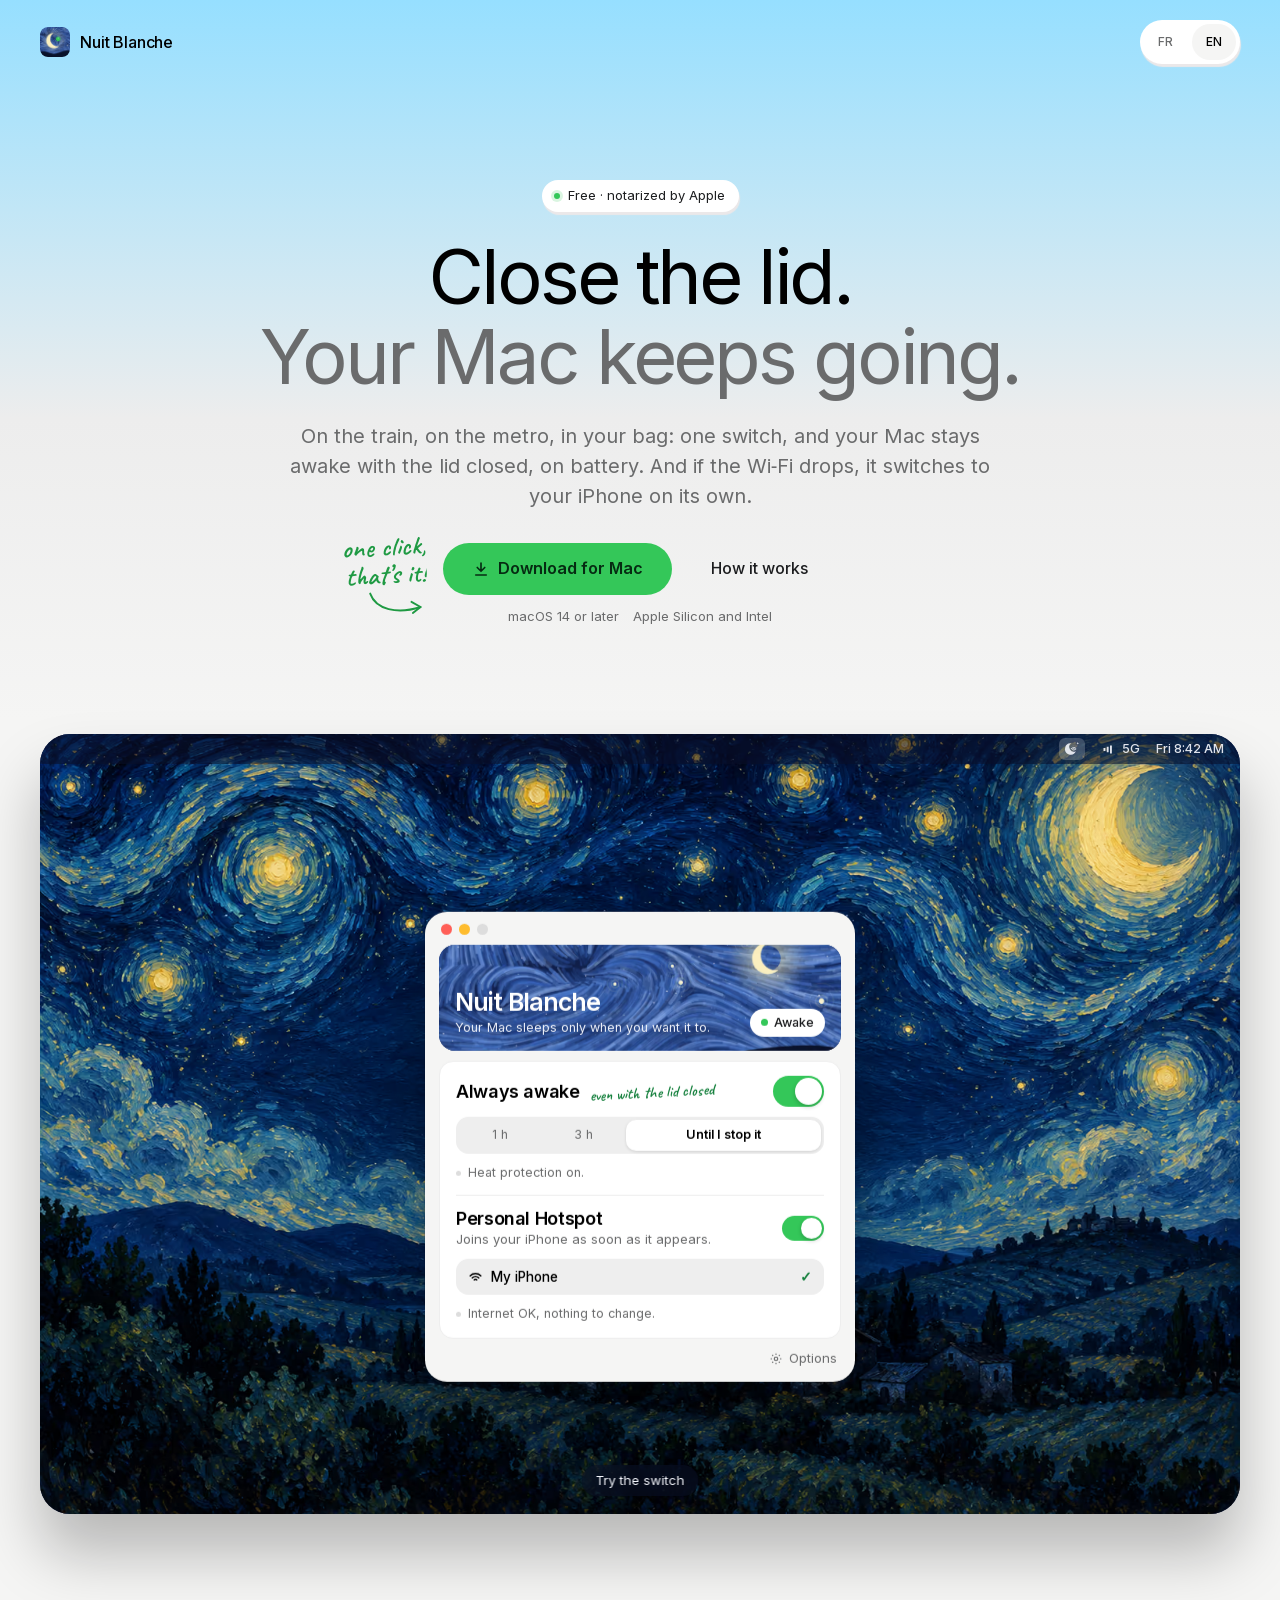
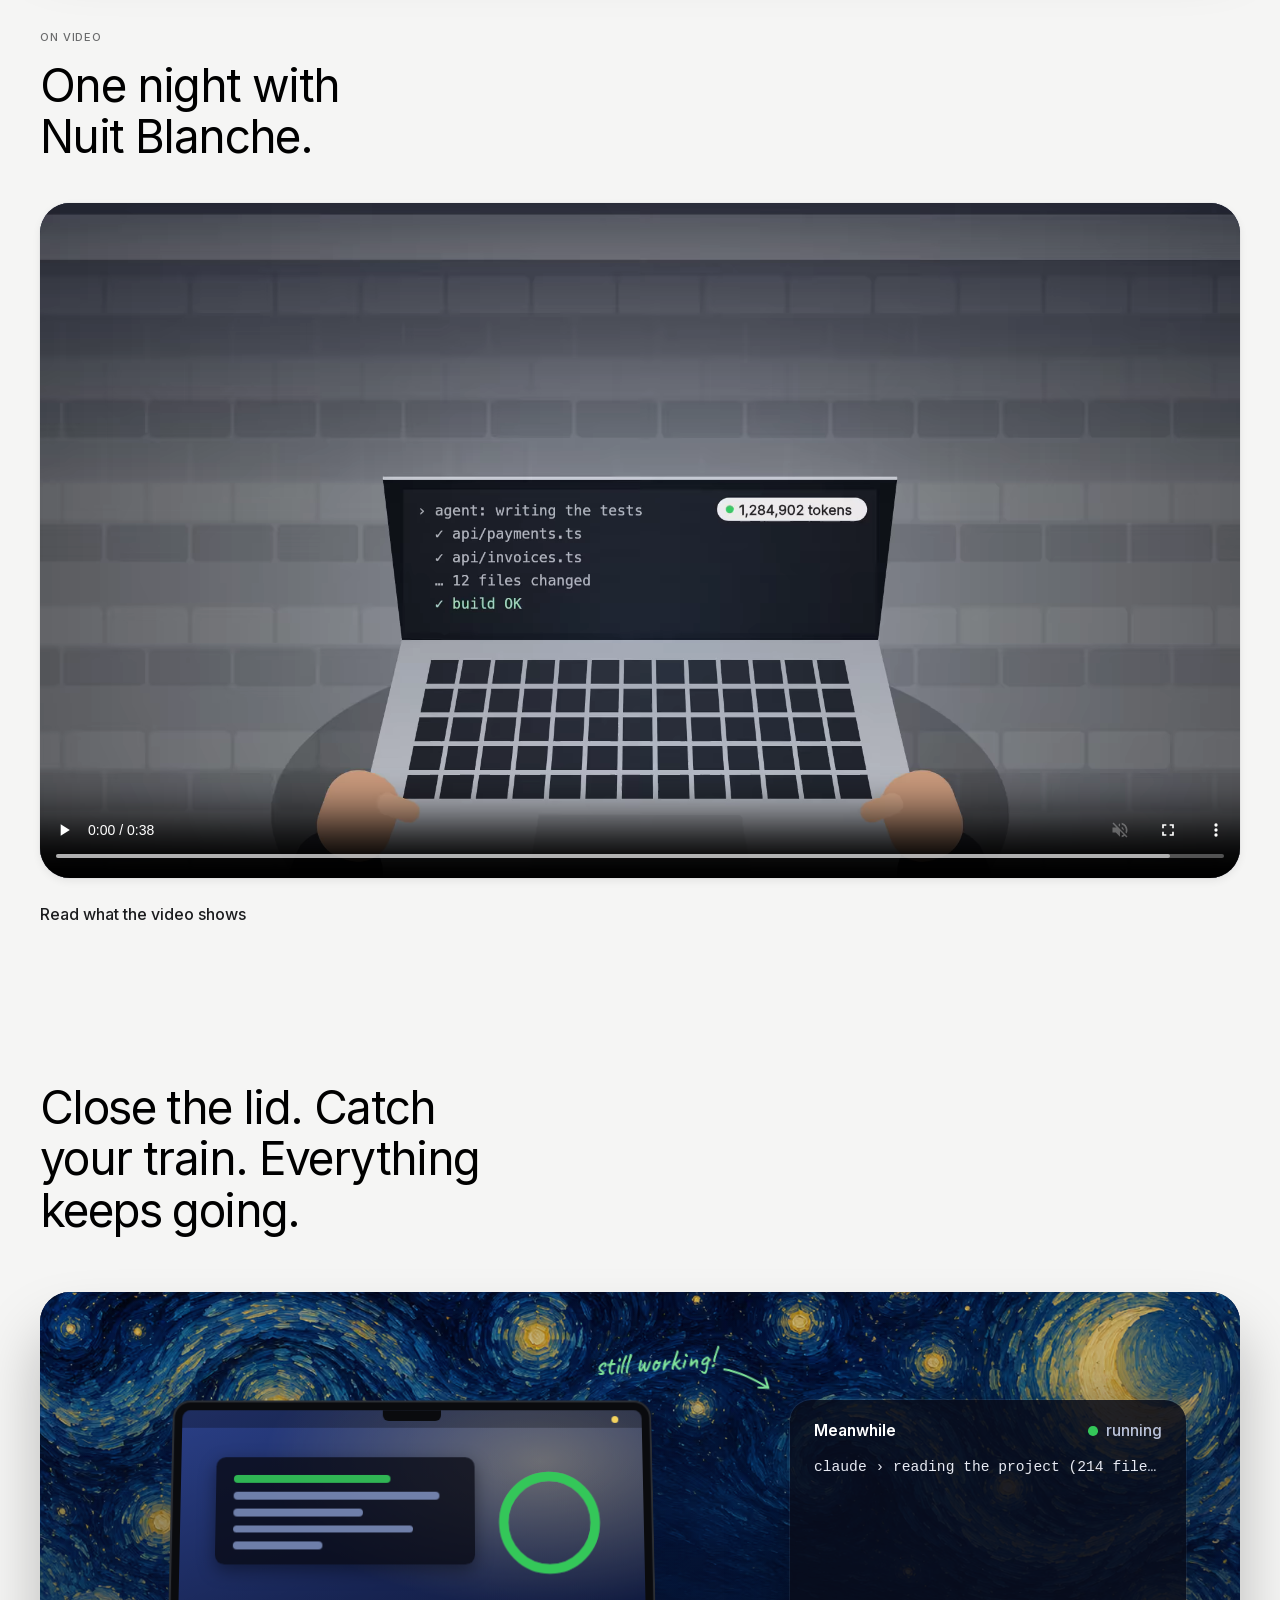
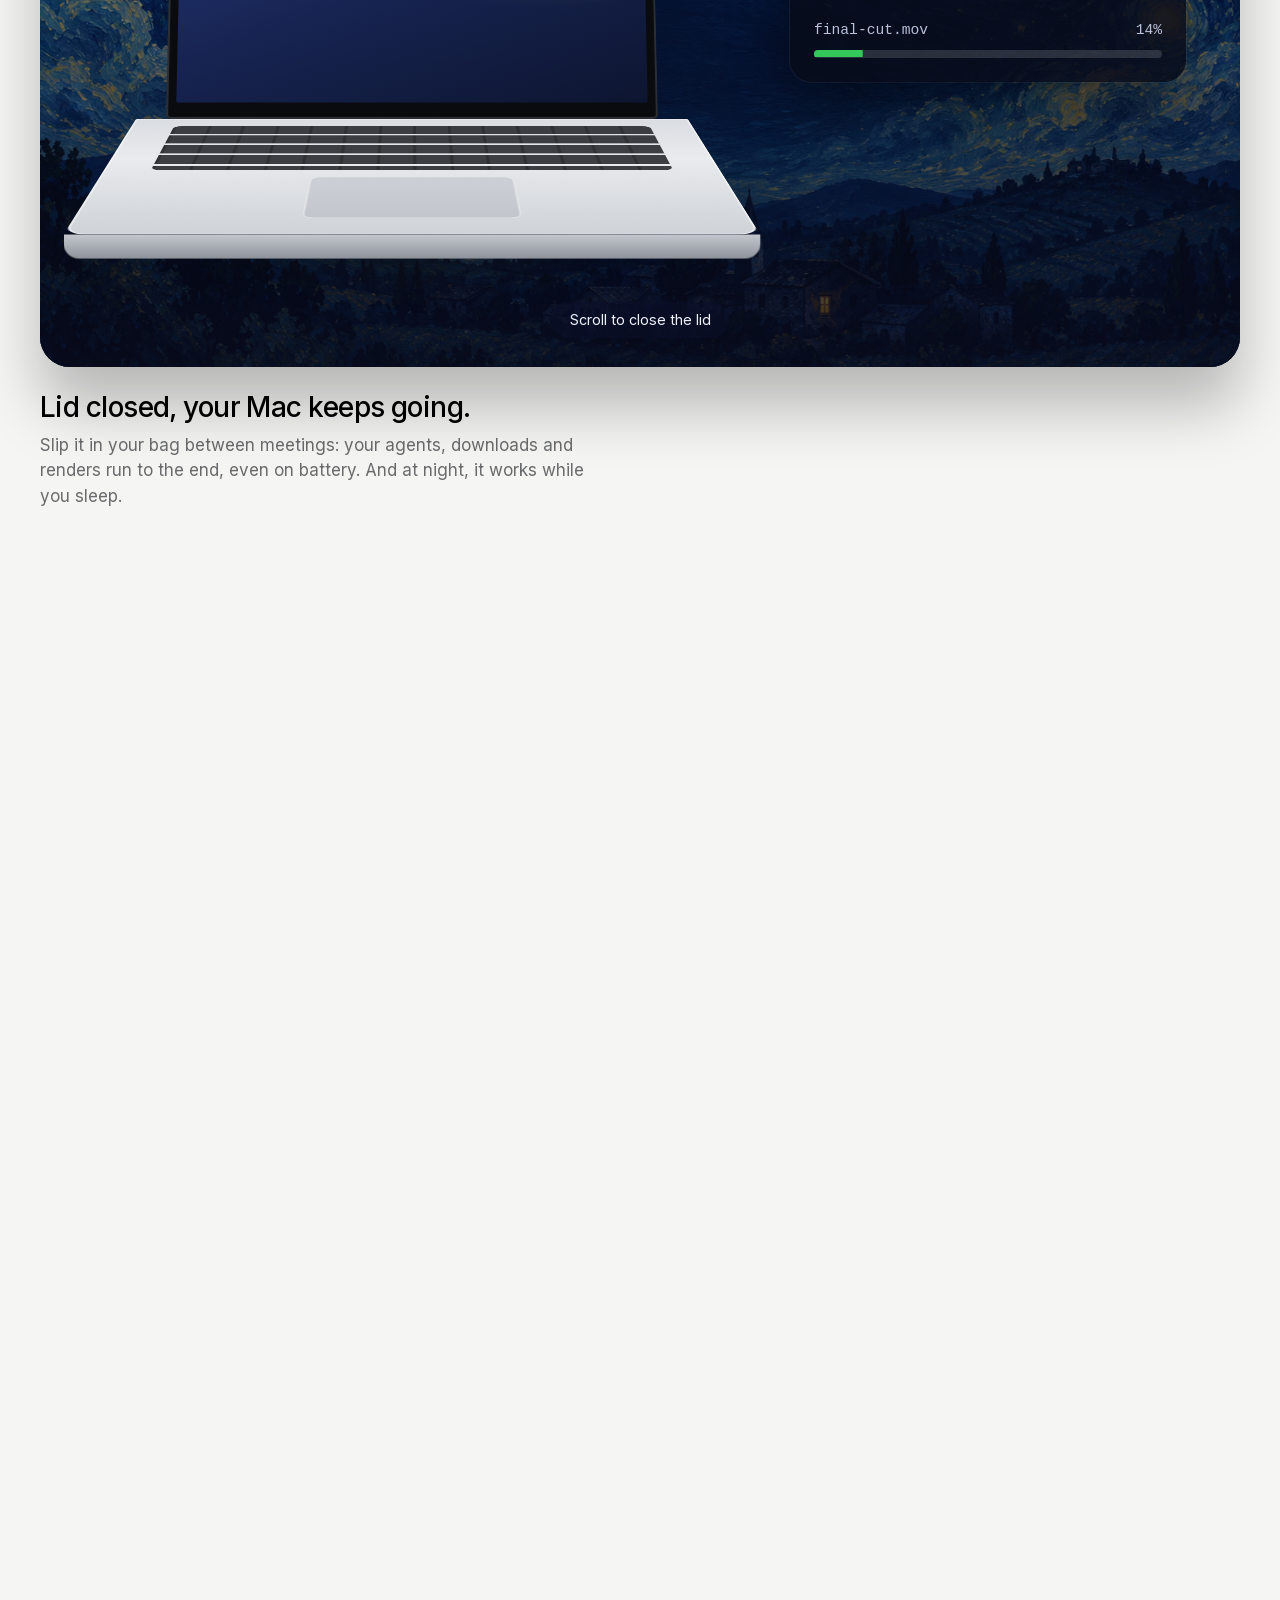
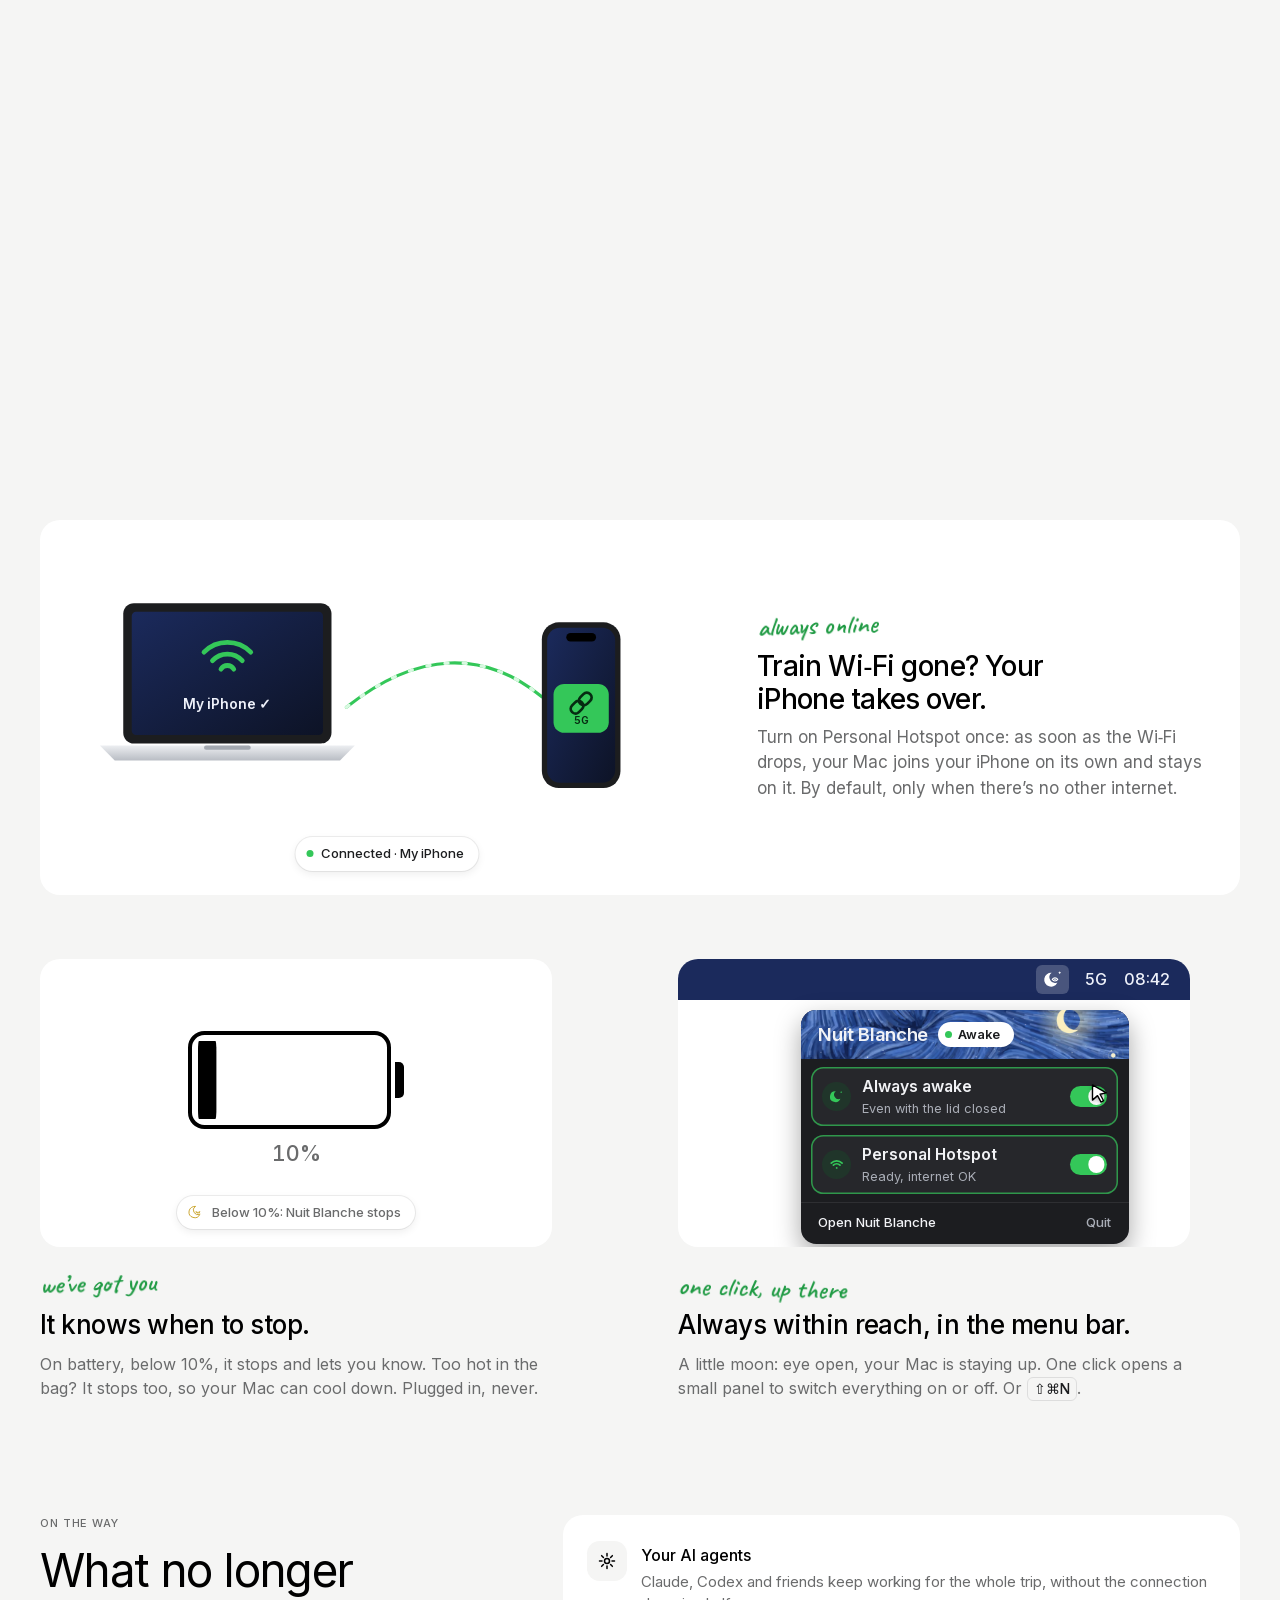
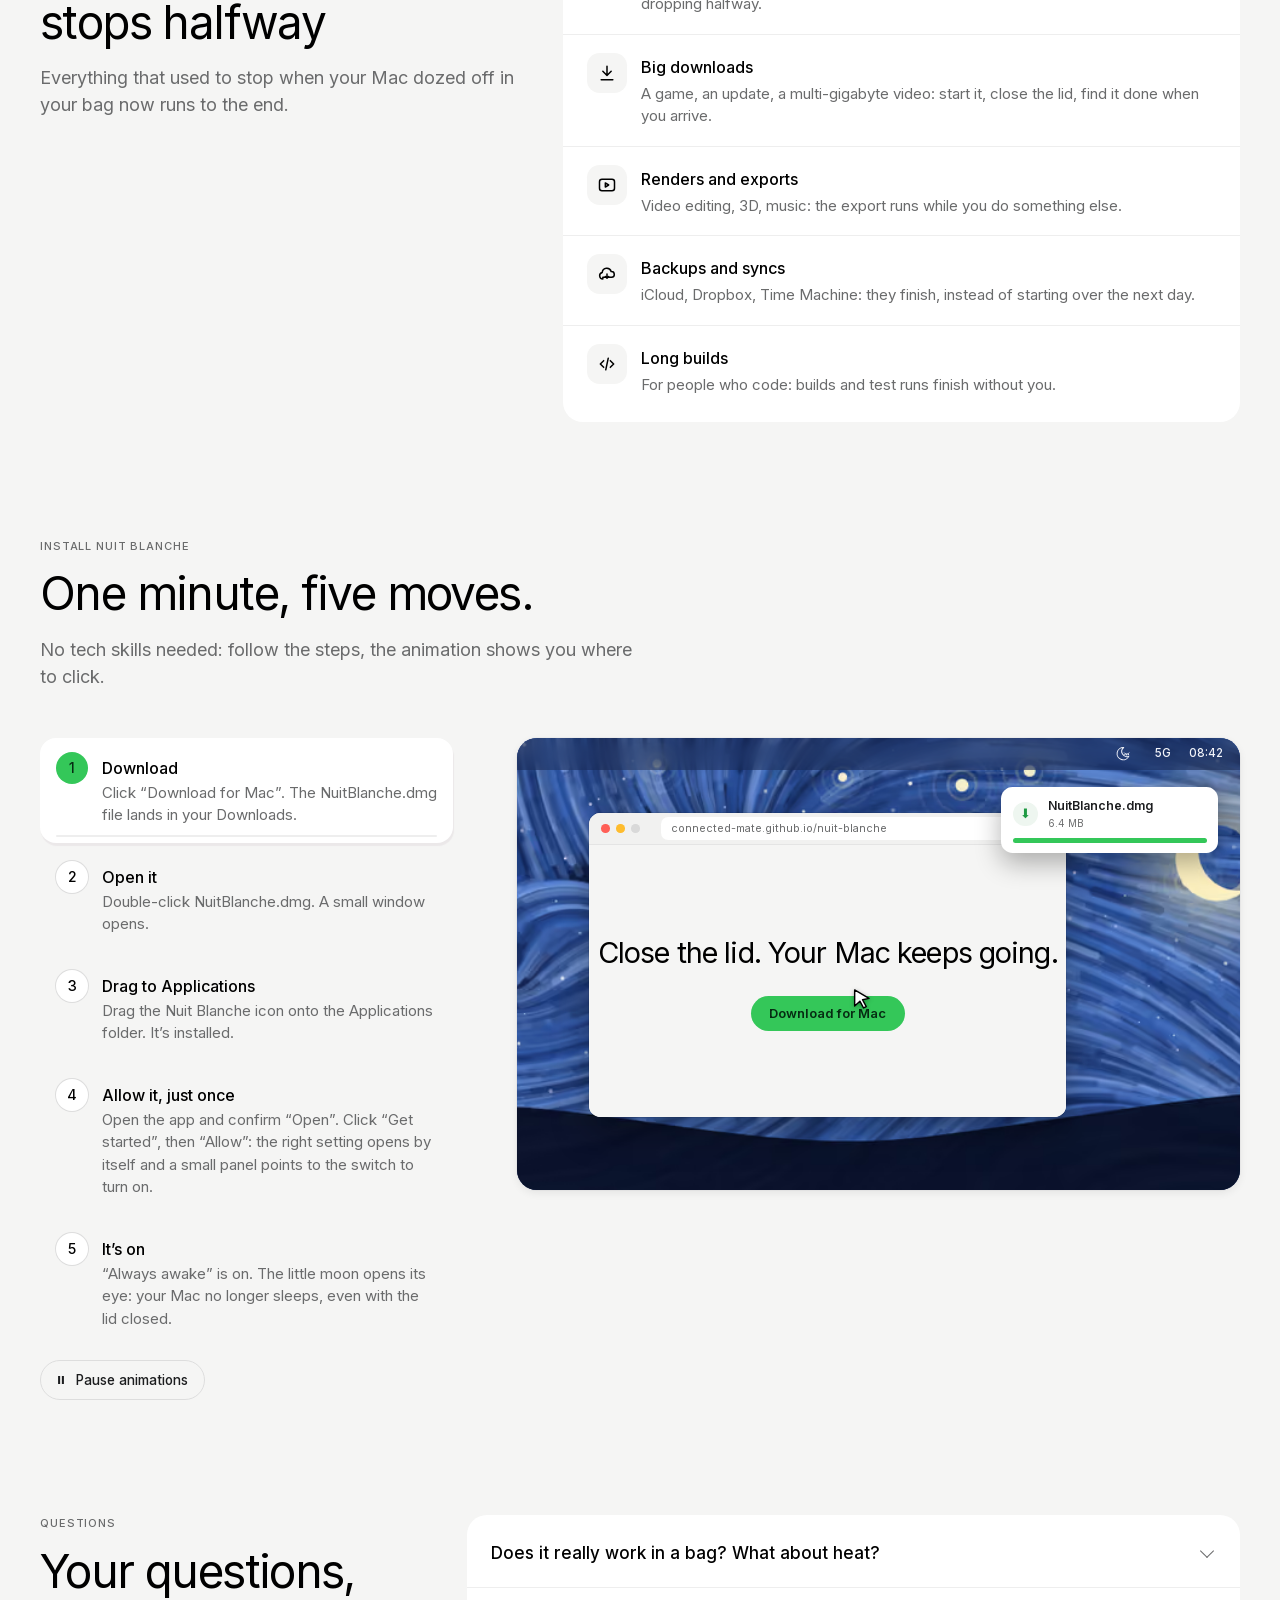
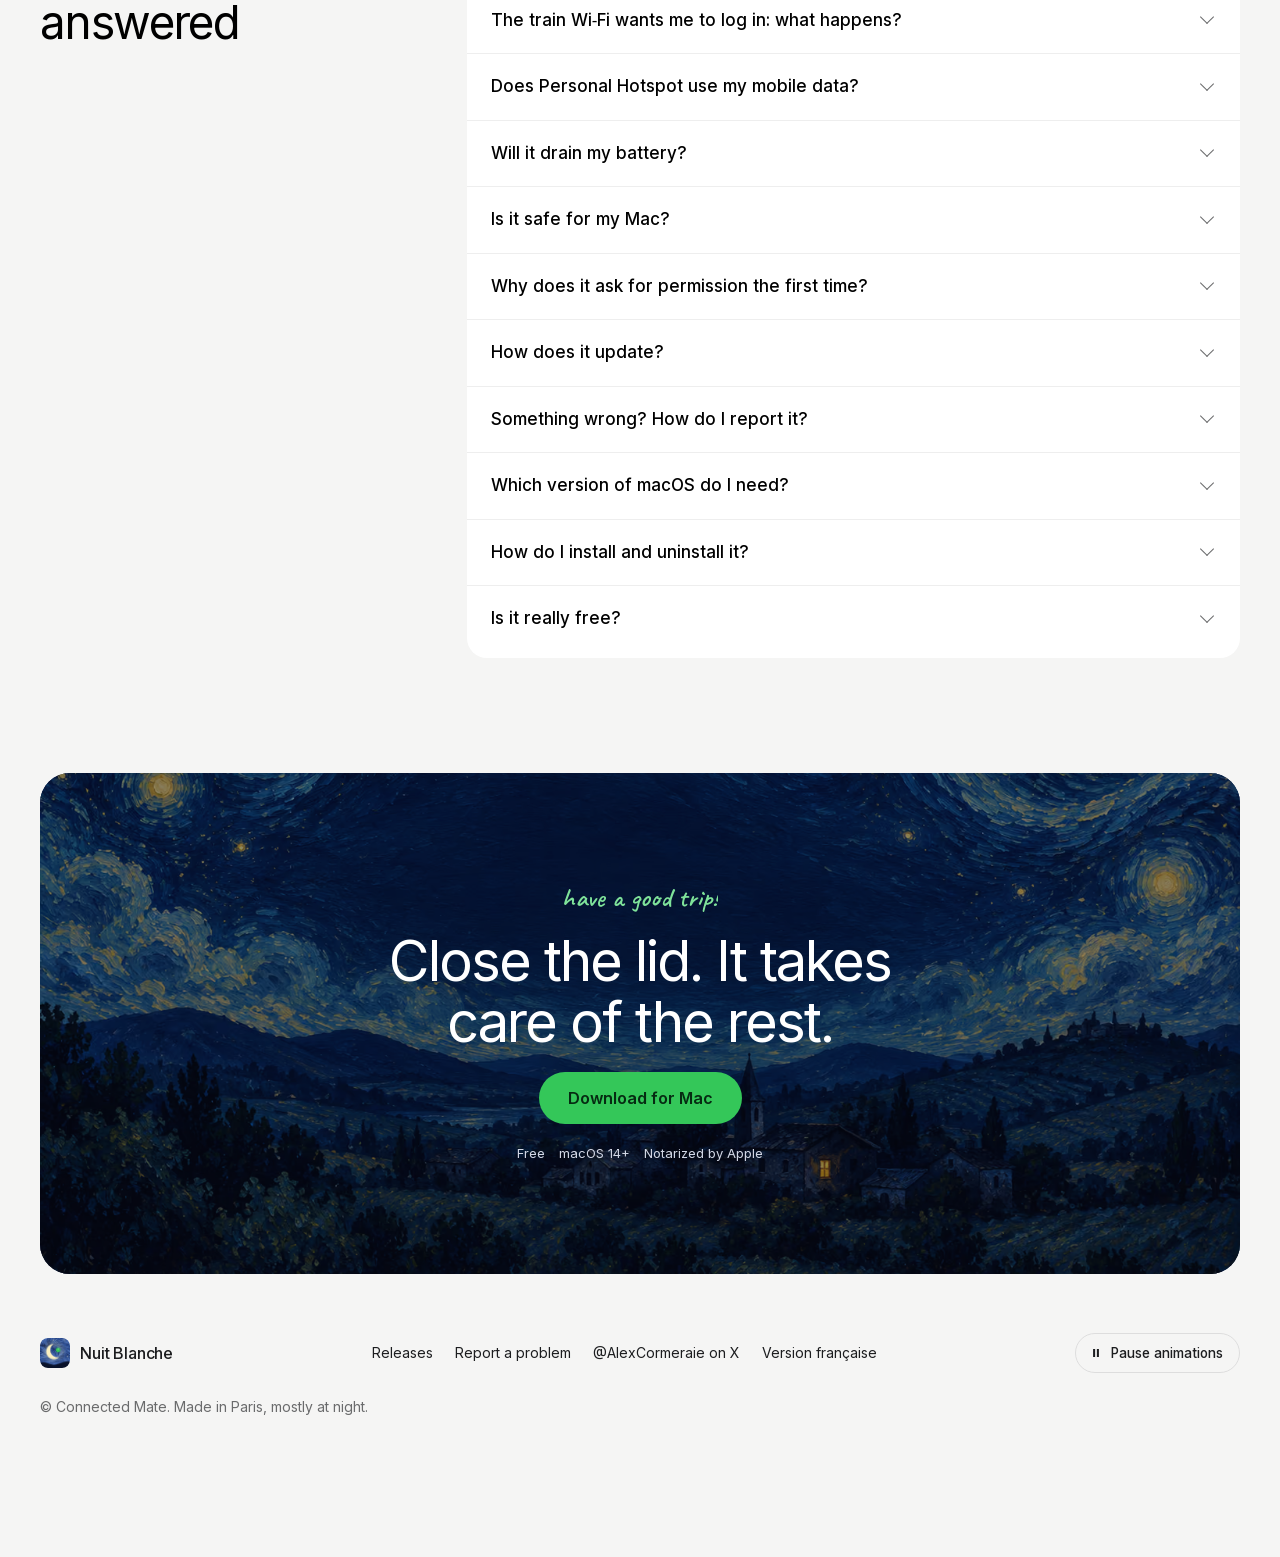
<file: docs/en/index.html>
<!DOCTYPE html>
<html lang="en" class="no-js">
<head>
<meta charset="utf-8">
<meta name="viewport" content="width=device-width, initial-scale=1, viewport-fit=cover">
<title>Nuit Blanche — close the lid, your Mac keeps going</title>
<meta name="description" content="Close the lid, catch your train: Nuit Blanche keeps your Mac awake in your bag, on battery. Your AI agents, downloads and renders keep going, and if the Wi‑Fi drops, it switches to your iPhone. Free, for Mac.">
<meta name="theme-color" content="#cfeefc" media="(prefers-color-scheme: light)">
<meta name="theme-color" content="#1b2b5e" media="(prefers-color-scheme: dark)">
<meta name="color-scheme" content="light dark">

<link rel="canonical" href="https://connected-mate.github.io/nuit-blanche/en/">
<link rel="alternate" hreflang="fr" href="https://connected-mate.github.io/nuit-blanche/">
<link rel="alternate" hreflang="en" href="https://connected-mate.github.io/nuit-blanche/en/">
<link rel="alternate" hreflang="x-default" href="https://connected-mate.github.io/nuit-blanche/">
<link rel="icon" href="../assets/favicon-32.png" sizes="32x32" type="image/png">
<link rel="icon" href="../assets/icon-192.png" sizes="192x192" type="image/png">
<link rel="apple-touch-icon" href="../assets/apple-touch-icon.png">
<link rel="manifest" href="../site.webmanifest">

<meta property="og:type" content="website">
<meta property="og:site_name" content="Nuit Blanche">
<meta property="og:locale" content="en_US">
<meta property="og:locale:alternate" content="fr_FR">
<meta property="og:url" content="https://connected-mate.github.io/nuit-blanche/en/">
<meta property="og:title" content="Nuit Blanche — close the lid, your Mac keeps going">
<meta property="og:description" content="Close the lid, catch your train: your Mac stays awake and online in your bag. Free, for Mac.">
<meta property="og:image" content="https://connected-mate.github.io/nuit-blanche/assets/og-en.jpg">
<meta property="og:image:width" content="1200">
<meta property="og:image:height" content="630">
<meta property="og:image:alt" content="A painted starry sky and the line “Close the lid. Your Mac keeps going.”">
<meta name="twitter:card" content="summary_large_image">
<meta name="twitter:title" content="Nuit Blanche — close the lid, your Mac keeps going">
<meta name="twitter:description" content="Close the lid, catch your train: your Mac stays awake and online. Free, for Mac.">
<meta name="twitter:image" content="https://connected-mate.github.io/nuit-blanche/assets/og-en.jpg">

<link rel="preload" href="../assets/fonts/inter-latin.woff2" as="font" type="font/woff2" crossorigin>
<link rel="stylesheet" href="../style.css?v=55b93d5a9b">
<script>
document.documentElement.classList.replace('no-js', 'js');
/* A visitor who explicitly chose French goes back to the French page. */
try {
  if (localStorage.getItem('nuitblanche-lang') === 'fr') location.replace('../' + location.hash);
} catch (e) {}
</script>
<script type="application/ld+json">
{
  "@context": "https://schema.org",
  "@type": "SoftwareApplication",
  "name": "Nuit Blanche",
  "applicationCategory": "UtilitiesApplication",
  "operatingSystem": "macOS 14 or later",
  "description": "Keeps your Mac awake with the lid closed, in your bag and on battery, and connected to your iPhone hotspot when the Wi‑Fi drops.",
  "url": "https://connected-mate.github.io/nuit-blanche/en/",
  "downloadUrl": "https://github.com/Connected-Mate/nuit-blanche/releases/latest/download/NuitBlanche.dmg",
  "image": "https://connected-mate.github.io/nuit-blanche/assets/og.jpg",
  "inLanguage": ["fr", "en"],
  "isAccessibleForFree": true,
  "offers": { "@type": "Offer", "price": "0", "priceCurrency": "USD" },
  "publisher": { "@type": "Organization", "name": "Connected Mate" }
}
</script>
</head>
<body>

<a class="skip" href="#contenu">Skip to content</a>
<div class="dawn" aria-hidden="true"></div>

<header class="wrap top">
  <a class="mark" href="./" aria-label="Nuit Blanche, home">
    <img src="../assets/icon-64.png" alt="" width="30" height="30">
    <span>Nuit Blanche</span>
  </a>
  <p class="langs">
    <a href="../" data-lang="fr" hreflang="fr" lang="fr" aria-label="Version française">FR</a>
    <span aria-current="true">EN</span>
  </p>
</header>

<main id="contenu">

<!-- ————————————————————————————— hero -->
<section class="wrap hero" aria-labelledby="titre">
  <p class="badge">Free · notarized by Apple</p>

  <h1 class="display" id="titre">Close the lid. <span>Your Mac keeps going.</span></h1>

  <p class="lede">On the train, on the metro, in your bag: one switch, and your Mac stays awake with the lid closed, on battery. And if the Wi‑Fi drops, it switches to your iPhone on its own.</p>

  <div class="cta__wrap">
    <div class="cta">
      <a class="btn btn--go btn--lg" data-download href="https://github.com/Connected-Mate/nuit-blanche/releases/latest/download/NuitBlanche.dmg">
        <svg viewBox="0 0 24 24" width="18" height="18" fill="none" stroke="currentColor" stroke-width="2.2" stroke-linecap="round" stroke-linejoin="round" aria-hidden="true"><path d="M12 4v11M7 10l5 5 5-5M5 20h14"/></svg>
        <span data-download-label>Download for Mac</span>
      </a>
      <a class="btn btn--ghost btn--lg" href="#fonctions">How it works</a>
      <span class="note note--hero" aria-hidden="true">
        one click,<br>that’s it!
        <svg viewBox="0 0 80 40" width="64" height="32" fill="none" stroke="currentColor" stroke-width="2.4" stroke-linecap="round" stroke-linejoin="round"><path d="M8 4C14 24 40 32 70 24"/><path d="M59 17l11 7-10 7"/></svg>
      </span>
    </div>
    <p class="fine">
      <span>macOS 14 or later</span>
      <span>Apple Silicon and Intel</span>
    </p>
    <p class="fine" data-download-note hidden></p>
  </div>

  <!-- maquette de l'app sur un ciel étoilé peint -->
  <div class="stage" id="demo">
    <div class="sky">
      <div class="sky__drift">
        <picture>
          <source type="image/avif" srcset="../assets/sky-800.avif 800w, ../assets/sky-1536.avif 1536w" sizes="(max-width: 1260px) 100vw, 1200px">
          <img src="../assets/sky-1536.jpg" srcset="../assets/sky-800.jpg 800w, ../assets/sky-1536.jpg 1536w" sizes="(max-width: 1260px) 100vw, 1200px" width="1536" height="1024" alt="A painted night sky with swirling stars over a sleeping village." fetchpriority="high" decoding="async">
        </picture>
        <span class="tw" style="--x:19.5%;--y:17.6%;--d:-0.0s;--s:1.0"></span>
        <span class="tw" style="--x:10.1%;--y:31.3%;--d:-1.7s;--s:1.25"></span>
        <span class="tw" style="--x:41.1%;--y:8%;--d:-3.4s;--s:1.5"></span>
        <span class="tw" style="--x:63.2%;--y:6.3%;--d:-5.1s;--s:1.0"></span>
        <span class="tw" style="--x:74.4%;--y:11.5%;--d:-0.5s;--s:1.25"></span>
        <span class="tw" style="--x:54.9%;--y:17.3%;--d:-2.2s;--s:1.5"></span>
        <span class="tw" style="--x:80.6%;--y:26.9%;--d:-3.9s;--s:1.0"></span>
        <span class="tw" style="--x:93.8%;--y:43.2%;--d:-5.6s;--s:1.25"></span>
        <span class="tw" style="--x:30.9%;--y:24.2%;--d:-1.0s;--s:1.5"></span>
        <span class="tw" style="--x:72.1%;--y:37.4%;--d:-2.7s;--s:1.0"></span>
        <span class="tw" style="--x:16.8%;--y:38.9%;--d:-4.4s;--s:1.25"></span>
        <span class="tw" style="--x:2.6%;--y:7%;--d:-6.1s;--s:1.5"></span>
        <span class="sky__moon"></span>
      </div>
    </div>

    <div class="menubar" aria-hidden="true">
      <span class="menubar__item menubar__moon"><svg class="moon" viewBox="0 0 24 24" width="16" height="16" fill="none" stroke-linecap="round" stroke-linejoin="round"><g class="m-on"><path d="M10.64 3.52A8.5 8.5 0 1 0 17.78 15.42A7 7 0 0 1 10.64 3.52Z" fill="currentColor"/><path d="M11.4 11.6c.9-1.3 2.1-1.9 3.4-1.9s2.5.6 3.4 1.9c-.9 1.3-2.1 1.9-3.4 1.9s-2.5-.6-3.4-1.9Z" stroke="currentColor" stroke-width="1.3"/><circle cx="14.8" cy="11.6" r=".95" fill="currentColor"/><path d="M20.6 1.6l.55 1.3 1.3.55-1.3.55-.55 1.3-.55-1.3-1.3-.55 1.3-.55Z" fill="currentColor"/></g><g class="m-off"><path d="M10.64 3.52A8.5 8.5 0 1 0 17.78 15.42A7 7 0 0 1 10.64 3.52Z" stroke="currentColor" stroke-width="1.4"/><path d="M11.6 11c.9 1.1 2 1.6 3.2 1.6s2.3-.5 3.2-1.6M12.6 12.4l-.5 1.1M14.8 12.8v1.2M17 12.4l.5 1.1" stroke="currentColor" stroke-width="1.3"/></g></svg></span>
      <span class="menubar__item">
        <svg viewBox="0 0 24 24" width="15" height="15" fill="currentColor"><path d="M4 9.5h3v5H4zM9.2 7.5h3v9h-3zM14.4 5.5h3v13h-3z"/></svg>
        5G
      </span>
      <span class="menubar__item menubar__clock">Fri 8:42 AM</span>
    </div>

    <div class="window" role="group" aria-label="Preview of the Nuit Blanche window">
      <div class="window__bar" aria-hidden="true"><i></i><i></i><i></i></div>
      <div class="app-head">
        <picture aria-hidden="true"><source type="image/avif" srcset="../assets/banner.avif"><img src="../assets/banner.jpg" alt="" width="880" height="373" decoding="async"></picture>
        <p class="app-head__title">Nuit Blanche</p>
        <p class="app-head__sub">Your Mac sleeps only when you want it to.</p>
        <p class="app-head__pill" data-pill-on="Awake" data-pill-off="Normal sleep">Awake</p>
      </div>
      <div class="app-card">
        <div class="power">
          <div class="power__text">
            <p class="power__name">Always awake <span class="power__note" aria-hidden="true">even with the lid closed</span></p>
            <p class="power__state sr-only" data-state-on="Your Mac stays awake." data-state-off="Your Mac sleeps as usual." aria-live="polite">Your Mac stays awake.</p>
          </div>
          <button class="switch" type="button" role="switch" aria-checked="true" aria-label="Always awake, demo" disabled data-power></button>
        </div>
        <p class="seg" aria-hidden="true"><span>1 h</span><span>3 h</span><span class="is-on">Until I stop it</span></p>
        <p class="hint" aria-hidden="true">Heat protection on.</p>
        <div class="app-sep"></div>
        <div class="power">
          <div class="power__text">
            <p class="power__name">Personal Hotspot</p>
            <p class="power__state">Joins your iPhone as soon as it appears.</p>
          </div>
          <span class="switch switch--sm" data-on="true" aria-hidden="true"></span><span class="sr-only" data-mini-label>on</span>
        </div>
        <p class="netpick" aria-hidden="true"><svg viewBox="0 0 24 24" width="15" height="15" fill="none" stroke="currentColor" stroke-width="2.4" stroke-linecap="round"><path d="M3.5 9.5a12 12 0 0 1 17 0M6.8 12.8a7.4 7.4 0 0 1 10.4 0M10 16.1a2.8 2.8 0 0 1 4 0"/></svg>My iPhone<span class="netpick__ok">✓</span></p>
        <p class="hint" aria-hidden="true">Internet OK, nothing to change.</p>
      </div>
      <p class="app-foot" aria-hidden="true"><svg viewBox="0 0 24 24" width="14" height="14" fill="none" stroke="currentColor" stroke-width="2"><circle cx="12" cy="12" r="3"/><path d="M12 2.8v2.4M12 18.8v2.4M2.8 12h2.4M18.8 12h2.4M5.5 5.5l1.7 1.7M16.8 16.8l1.7 1.7M5.5 18.5l1.7-1.7M16.8 7.2l1.7-1.7"/></svg>Options</p>
    </div>

    <p class="stage__hint" aria-hidden="true">Try the switch</p>
  </div>
</section>

<!-- ————————————————————————————— vidéo -->
<section class="wrap section video" id="video" aria-labelledby="video-titre">
  <p class="kicker">On video</p>
  <h2 class="h2" id="video-titre">One night with Nuit Blanche.</h2>
  <div class="video__frame">
    <video muted loop playsinline controls preload="none" poster="../assets/video/poster-en.jpg" width="1920" height="1080" aria-label="Nuit Blanche promo video, 38 seconds, no sound" aria-describedby="video-texte" data-autoplay>
      <source src="../assets/video/promo-en.webm" type="video/webm">
      <source src="../assets/video/promo-en.mp4" type="video/mp4">
      <track kind="captions" src="../assets/video/promo-en.vtt" srclang="en" label="English (text and descriptions)">
    </video>
  </div>
  <details class="video__text" id="video-texte">
    <summary>Read what the video shows</summary>
    <ol>
        <li>Your AI agent is still coding… so your Mac stays open, everywhere: on the street, on the subway, at the café. The token counter keeps climbing.</li>
        <li>“AI coders are carrying half-open laptops through airports, offices, and ice rinks.” — Business Insider</li>
        <li>Those days are over: the lid closes and the Mac goes into the bag.</li>
        <li>Your Mac sleeps only when you want it to. Even with the lid closed: the download and the tests finish.</li>
        <li>In the bag, it keeps an eye on the heat. At 46 °C, a “Your Mac is getting warm” notification: display and Wi‑Fi slow down, the temperature drops. It protects itself.</li>
        <li>No Wi‑Fi? It joins your iPhone, on its own.</li>
        <li>In the menu bar, one click on “Always awake”: the moon opens its eye. One switch.</li>
        <li>Nuit Blanche. Your Mac stays up. You don’t have to. Free, for Mac.</li>
    </ol>
  </details>
</section>

<!-- ————————————————————————————— fonctions -->
<section class="wrap section" id="fonctions" aria-labelledby="fonctions-titre">
  <p class="kicker">What Nuit Blanche does</p>
  <h2 class="h2" id="fonctions-titre">Close the lid. Catch your train. Everything keeps going.</h2>

  <div class="lid" data-lid>
    <div class="lid__sticky">
      <div class="lid__stage" role="img" aria-label="A MacBook closing its lid while its work carries on: a task list advances and a download keeps progressing.">
        <picture class="lid__sky" aria-hidden="true"><source type="image/avif" srcset="../assets/sky-800.avif 800w, ../assets/sky-1536.avif 1536w" sizes="(max-width: 1260px) 100vw, 1200px"><img src="../assets/sky-1536.jpg" alt="" width="1536" height="1024" loading="lazy" decoding="async"></picture>
        <div class="mbp" aria-hidden="true">
          <div class="mbp__halo"></div>
          <div class="mbp__shadow"></div>
          <div class="mbp__rig">
            <div class="mbp__base">
              <div class="mbp__deck"><span class="mbp__keys"></span><span class="mbp__pad"></span></div>
              <div class="mbp__front"></div>
              <div class="mbp__leak"></div>
            </div>
            <div class="mbp__lid">
              <div class="mbp__screen">
                <span class="mbp__notch"></span>
                <div class="mbp__display">
                  <span class="mbp__menubar"><span class="mbp__dot"></span></span>
                  <span class="mbp__win"><i></i><i></i><i></i><i></i><i></i></span>
                  <span class="mbp__ring"><svg viewBox="0 0 36 36"><circle cx="18" cy="18" r="15.5" pathLength="100"/><circle class="mbp__ring-on" cx="18" cy="18" r="15.5" pathLength="100"/></svg></span>
                </div>
              </div>
              <div class="mbp__back"><span class="mbp__logo"><svg viewBox="0 0 24 24" width="24" height="24" aria-hidden="true"><path d="M10.64 3.52A8.5 8.5 0 1 0 17.78 15.42A7 7 0 0 1 10.64 3.52Z" fill="currentColor"/></svg></span></div>
            </div>
          </div>
        </div>
        <div class="term" aria-hidden="true">
          <p class="term__head"><span>Meanwhile</span><span class="term__live"><i></i>running</span></p>
          <ol class="term__lines">
              <li style="--i:0">claude › reading the project (214 files)</li>
              <li style="--i:1">claude › writing tests</li>
              <li style="--i:2">claude › 42/42 tests passing ✓</li>
              <li style="--i:3">↓ final-cut.mov</li>
              <li style="--i:4">☁ iCloud · 1,284 photos uploaded</li>
              <li style="--i:5">claude › opening the pull request ✓</li>
          </ol>
          <p class="term__dl"><span>final-cut.mov</span><span class="term__pct"></span></p>
          <span class="term__bar"><i></i></span>
        </div>
        <p class="note lid__note lid__note--term" aria-hidden="true">still working!<svg viewBox="0 0 70 40" width="58" height="34" fill="none" stroke="currentColor" stroke-width="2.4" stroke-linecap="round" stroke-linejoin="round"><path d="M4 8c18 4 34 14 52 26"/><path d="M44 33l12 1-3-12"/></svg></p>
        <p class="note lid__note lid__note--moon" aria-hidden="true">the moon keeps watch</p>
        <p class="lid__hint" aria-hidden="true">Scroll to close the lid</p>
      </div>
      <div class="lid__copy">
        <h3>Lid closed, your Mac keeps going.</h3>
        <p>Slip it in your bag between meetings: your agents, downloads and renders run to the end, even on battery. And at night, it works while you sleep.</p>
      </div>
    </div>
  </div>

  <div class="hsx">
    <div class="hsx__art" aria-hidden="true">
      <svg class="hsx__svg" viewBox="0 0 600 300">
        <defs>
          <linearGradient id="alu" x1="0" y1="0" x2="0" y2="1"><stop offset="0" stop-color="#eceef1"/><stop offset="1" stop-color="#b9bdc4"/></linearGradient>
          <linearGradient id="scr" x1="0" y1="0" x2="1" y2="1"><stop offset="0" stop-color="#1b2a5c"/><stop offset="1" stop-color="#0d1326"/></linearGradient>
        </defs>
        <g class="hsx__waves hsx__waves--mac"><circle cx="150" cy="128" r="40"/><circle cx="150" cy="128" r="40"/><circle cx="150" cy="128" r="40"/></g>
        <g class="hsx__waves hsx__waves--phone"><circle cx="480" cy="150" r="30"/><circle cx="480" cy="150" r="30"/><circle cx="480" cy="150" r="30"/></g>
        <path class="hsx__link" pathLength="100" d="M262 150C330 96 392 96 446 140"/>
        <path class="hsx__flow" pathLength="100" d="M262 150C330 96 392 96 446 140"/>
        <g class="hsx__mac">
          <rect x="52" y="52" width="196" height="132" rx="10" fill="#1c1d1f"/>
          <rect x="60" y="60" width="180" height="116" rx="4" fill="url(#scr)"/>
          <path d="M30 186h240l-14 14H44z" fill="url(#alu)"/>
          <rect x="128" y="186" width="44" height="4" rx="2" fill="#a3a8b0"/>
          <g class="hsx__wifi" transform="translate(150 104)"><path d="M-22-6a31 31 0 0 1 44 0"/><path d="M-14 2a19 19 0 0 1 28 0"/><path d="M-6 10a7 7 0 0 1 12 0"/></g>
          <text class="hsx__label hsx__label--search" x="150" y="152" text-anchor="middle">Searching…</text>
          <text class="hsx__label hsx__label--ok" x="150" y="152" text-anchor="middle">My iPhone ✓</text>
        </g>
        <g class="hsx__phone">
          <rect x="446" y="70" width="74" height="156" rx="16" fill="#1c1d1f"/>
          <rect x="451" y="75" width="64" height="146" rx="12" fill="url(#scr)"/>
          <rect x="469" y="80" width="28" height="8" rx="4" fill="#000"/>
          <rect class="hsx__tile" x="457" y="128" width="52" height="46" rx="10"/>
          <g transform="translate(483 146) rotate(-45)" class="hsx__chain"><rect x="-12" y="-4.5" width="13" height="9" rx="4.5"/><rect x="-1" y="-4.5" width="13" height="9" rx="4.5"/></g>
          <text class="hsx__tile-t" x="483" y="166" text-anchor="middle">5G</text>
        </g>
      </svg>
      <p class="chip hsx__chip"><span class="chip__dot"></span>Connected · My iPhone</p>
    </div>
    <div class="hsx__copy">
      <p class="note" aria-hidden="true">always online</p>
      <h3>Train Wi‑Fi gone? Your iPhone takes over.</h3>
      <p>Turn on Personal Hotspot once: as soon as the Wi‑Fi drops, your Mac joins your iPhone on its own and stays on it. By default, only when there’s no other internet.</p>
    </div>
  </div>

  <div class="feats feats--pair">
    <article class="feat">
      <div class="vig vig--bat" aria-hidden="true">
        <div class="bat"><div class="bat__body"><i class="bat__fill"></i></div><span class="bat__tip"></span><span class="bat__pct"></span></div>
        <p class="chip vig__chip"><span class="chip__moon"><svg class="moon" viewBox="0 0 24 24" width="16" height="16" fill="none" stroke-linecap="round" stroke-linejoin="round"><g class="m-on"><path d="M10.64 3.52A8.5 8.5 0 1 0 17.78 15.42A7 7 0 0 1 10.64 3.52Z" fill="currentColor"/><path d="M11.4 11.6c.9-1.3 2.1-1.9 3.4-1.9s2.5.6 3.4 1.9c-.9 1.3-2.1 1.9-3.4 1.9s-2.5-.6-3.4-1.9Z" stroke="currentColor" stroke-width="1.3"/><circle cx="14.8" cy="11.6" r=".95" fill="currentColor"/><path d="M20.6 1.6l.55 1.3 1.3.55-1.3.55-.55 1.3-.55-1.3-1.3-.55 1.3-.55Z" fill="currentColor"/></g><g class="m-off"><path d="M10.64 3.52A8.5 8.5 0 1 0 17.78 15.42A7 7 0 0 1 10.64 3.52Z" stroke="currentColor" stroke-width="1.4"/><path d="M11.6 11c.9 1.1 2 1.6 3.2 1.6s2.3-.5 3.2-1.6M12.6 12.4l-.5 1.1M14.8 12.8v1.2M17 12.4l.5 1.1" stroke="currentColor" stroke-width="1.3"/></g></svg></span>Below 10%: Nuit Blanche stops</p>
      </div>
      <p class="note" aria-hidden="true">we’ve got you</p>
      <h3>It knows when to stop.</h3>
      <p>On battery, below 10%, it stops and lets you know. Too hot in the bag? It stops too, so your Mac can cool down. Plugged in, never.</p>
    </article>

    <article class="feat">
      <div class="vig vig--menu" aria-hidden="true">
        <div class="mbar"><span class="mbar__moon"><svg class="moon" viewBox="0 0 24 24" width="16" height="16" fill="none" stroke-linecap="round" stroke-linejoin="round"><g class="m-on"><path d="M10.64 3.52A8.5 8.5 0 1 0 17.78 15.42A7 7 0 0 1 10.64 3.52Z" fill="currentColor"/><path d="M11.4 11.6c.9-1.3 2.1-1.9 3.4-1.9s2.5.6 3.4 1.9c-.9 1.3-2.1 1.9-3.4 1.9s-2.5-.6-3.4-1.9Z" stroke="currentColor" stroke-width="1.3"/><circle cx="14.8" cy="11.6" r=".95" fill="currentColor"/><path d="M20.6 1.6l.55 1.3 1.3.55-1.3.55-.55 1.3-.55-1.3-1.3-.55 1.3-.55Z" fill="currentColor"/></g><g class="m-off"><path d="M10.64 3.52A8.5 8.5 0 1 0 17.78 15.42A7 7 0 0 1 10.64 3.52Z" stroke="currentColor" stroke-width="1.4"/><path d="M11.6 11c.9 1.1 2 1.6 3.2 1.6s2.3-.5 3.2-1.6M12.6 12.4l-.5 1.1M14.8 12.8v1.2M17 12.4l.5 1.1" stroke="currentColor" stroke-width="1.3"/></g></svg></span><span class="mbar__i">5G</span><span class="mbar__i">08:42</span></div>
        <div class="mpanel">
          <div class="mpanel__head"><span class="mpanel__title">Nuit Blanche</span><span class="mpanel__chip"><i></i><b class="mp-on">Awake</b><b class="mp-off">Normal sleep</b></span></div>
          <div class="mpanel__row mpanel__row--aw"><span class="mpanel__ico"><svg viewBox="0 0 24 24" width="14" height="14"><path d="M10.64 3.52A8.5 8.5 0 1 0 17.78 15.42A7 7 0 0 1 10.64 3.52Z" fill="currentColor"/><path d="M19 3.2l.5 1.2 1.2.5-1.2.5-.5 1.2-.5-1.2-1.2-.5 1.2-.5Z" fill="currentColor"/></svg></span><span class="mpanel__txt"><b>Always awake</b><small><span class="mp-on">Even with the lid closed</span><span class="mp-off">Normal sleep</span></small></span><span class="mpanel__sw"></span></div>
          <div class="mpanel__row mpanel__row--hs is-on"><span class="mpanel__ico"><svg viewBox="0 0 24 24" width="14" height="14" fill="none" stroke="currentColor" stroke-width="2.6" stroke-linecap="round"><path d="M3.5 9.5a12 12 0 0 1 17 0M6.8 12.8a7.4 7.4 0 0 1 10.4 0"/><circle cx="12" cy="17" r="1.4" fill="currentColor" stroke="none"/></svg></span><span class="mpanel__txt"><b>Personal Hotspot</b><small>Ready, internet OK</small></span><span class="mpanel__sw"></span></div>
          <div class="mpanel__foot"><span>Open Nuit Blanche</span><span>Quit</span></div>
        </div>
        <svg class="cur" viewBox="0 0 24 24" width="24" height="24"><path d="M5 3l14 8.2-6.3 1.4 3.6 6.6-2.6 1.4-3.6-6.6L5 18.6V3Z" fill="#fff" stroke="#000" stroke-width="1.4" stroke-linejoin="round"/></svg>
      </div>
      <p class="note" aria-hidden="true">one click, up there</p>
      <h3>Always within reach, in the menu bar.</h3>
      <p>A little moon: eye open, your Mac is staying up. One click opens a small panel to switch everything on or off. Or <kbd>⇧⌘N</kbd>.</p>
    </article>
  </div>
</section>

<!-- ————————————————————————————— ce qui continue -->
<section class="wrap section" aria-labelledby="jobs-titre">
  <div class="jobs">
    <div>
      <p class="kicker">On the way</p>
      <h2 class="h2" id="jobs-titre">What no longer stops halfway</h2>
      <p class="intro">Everything that used to stop when your Mac dozed off in your bag now runs to the end.</p>
    </div>
    <ul class="jobs__list">
      <li>
        <span class="jobs__ico" aria-hidden="true"><svg viewBox="0 0 24 24" width="20" height="20" fill="none" stroke="currentColor" stroke-width="1.8" stroke-linecap="round" stroke-linejoin="round"><path d="M12 3v3M12 18v3M3 12h3M18 12h3M5.6 5.6l2.1 2.1M16.3 16.3l2.1 2.1M5.6 18.4l2.1-2.1M16.3 7.7l2.1-2.1"/><circle cx="12" cy="12" r="3"/></svg></span>
        <b>Your AI agents</b>
        <span>Claude, Codex and friends keep working for the whole trip, without the connection dropping halfway.</span>
      </li>
      <li>
        <span class="jobs__ico" aria-hidden="true"><svg viewBox="0 0 24 24" width="20" height="20" fill="none" stroke="currentColor" stroke-width="1.8" stroke-linecap="round" stroke-linejoin="round"><path d="M12 4v11M7 10l5 5 5-5M5 20h14"/></svg></span>
        <b>Big downloads</b>
        <span>A game, an update, a multi-gigabyte video: start it, close the lid, find it done when you arrive.</span>
      </li>
      <li>
        <span class="jobs__ico" aria-hidden="true"><svg viewBox="0 0 24 24" width="20" height="20" fill="none" stroke="currentColor" stroke-width="1.8" stroke-linecap="round" stroke-linejoin="round"><rect x="3" y="5" width="18" height="14" rx="3"/><path d="M10 9.5v5l4-2.5-4-2.5Z"/></svg></span>
        <b>Renders and exports</b>
        <span>Video editing, 3D, music: the export runs while you do something else.</span>
      </li>
      <li>
        <span class="jobs__ico" aria-hidden="true"><svg viewBox="0 0 24 24" width="20" height="20" fill="none" stroke="currentColor" stroke-width="1.8" stroke-linecap="round" stroke-linejoin="round"><path d="M7 18a4 4 0 0 1-.7-7.9A5.5 5.5 0 0 1 17 9a3.5 3.5 0 0 1 .5 7H7Z"/><path d="M12 12v5M10 15l2 2 2-2"/></svg></span>
        <b>Backups and syncs</b>
        <span>iCloud, Dropbox, Time Machine: they finish, instead of starting over the next day.</span>
      </li>
      <li>
        <span class="jobs__ico" aria-hidden="true"><svg viewBox="0 0 24 24" width="20" height="20" fill="none" stroke="currentColor" stroke-width="1.8" stroke-linecap="round" stroke-linejoin="round"><path d="m8 8-4 4 4 4M16 8l4 4-4 4M13.5 5l-3 14"/></svg></span>
        <b>Long builds</b>
        <span>For people who code: builds and test runs finish without you.</span>
      </li>
    </ul>
  </div>
</section>

<!-- ————————————————————————————— installation -->
<section class="wrap section" id="installer" aria-labelledby="installer-titre">
  <p class="kicker">Install Nuit Blanche</p>
  <h2 class="h2" id="installer-titre">One minute, five moves.</h2>
  <p class="intro">No tech skills needed: follow the steps, the animation shows you where to click.</p>
  <div class="wt" data-step="5">
    <div class="wt__side">
      <ol class="wt__steps">
        <li><button type="button" class="wt__step" data-go="1" aria-controls="wt-screen"><span class="wt__num">1</span><span class="wt__txt"><b>Download</b><span>Click “Download for Mac”. The NuitBlanche.dmg file lands in your Downloads.</span></span><span class="wt__prog" aria-hidden="true"><i></i></span></button></li>
        <li><button type="button" class="wt__step" data-go="2" aria-controls="wt-screen"><span class="wt__num">2</span><span class="wt__txt"><b>Open it</b><span>Double-click NuitBlanche.dmg. A small window opens.</span></span><span class="wt__prog" aria-hidden="true"><i></i></span></button></li>
        <li><button type="button" class="wt__step" data-go="3" aria-controls="wt-screen"><span class="wt__num">3</span><span class="wt__txt"><b>Drag to Applications</b><span>Drag the Nuit Blanche icon onto the Applications folder. It’s installed.</span></span><span class="wt__prog" aria-hidden="true"><i></i></span></button></li>
        <li><button type="button" class="wt__step" data-go="4" aria-controls="wt-screen"><span class="wt__num">4</span><span class="wt__txt"><b>Allow it, just once</b><span>Open the app and confirm “Open”. Click “Get started”, then “Allow”: the right setting opens by itself and a small panel points to the switch to turn on.</span></span><span class="wt__prog" aria-hidden="true"><i></i></span></button></li>
        <li><button type="button" class="wt__step" data-go="5" aria-controls="wt-screen"><span class="wt__num">5</span><span class="wt__txt"><b>It’s on</b><span>“Always awake” is on. The little moon opens its eye: your Mac no longer sleeps, even with the lid closed.</span></span><span class="wt__prog" aria-hidden="true"><i></i></span></button></li>
      </ol>
      <button type="button" class="motion-btn" data-motion hidden aria-pressed="false" data-label-pause="Pause animations" data-label-play="Resume animations"><svg viewBox="0 0 24 24" width="14" height="14" fill="currentColor" aria-hidden="true"><path class="i-pause" d="M7 5h3.5v14H7zM13.5 5H17v14h-3.5z"/><path class="i-play" d="M8 5.5v13l10.5-6.5z"/></svg><span>Pause animations</span></button>
    </div>
    <div class="wt__screen" id="wt-screen" aria-hidden="true">
      <picture class="wt__wall"><source type="image/avif" srcset="../assets/banner.avif"><img src="../assets/banner.jpg" alt="" width="880" height="373" loading="lazy" decoding="async"></picture>
      <div class="wt__mbar"><span class="wt__mbar-moon"><svg class="moon" viewBox="0 0 24 24" width="16" height="16" fill="none" stroke-linecap="round" stroke-linejoin="round"><g class="m-on"><path d="M10.64 3.52A8.5 8.5 0 1 0 17.78 15.42A7 7 0 0 1 10.64 3.52Z" fill="currentColor"/><path d="M11.4 11.6c.9-1.3 2.1-1.9 3.4-1.9s2.5.6 3.4 1.9c-.9 1.3-2.1 1.9-3.4 1.9s-2.5-.6-3.4-1.9Z" stroke="currentColor" stroke-width="1.3"/><circle cx="14.8" cy="11.6" r=".95" fill="currentColor"/><path d="M20.6 1.6l.55 1.3 1.3.55-1.3.55-.55 1.3-.55-1.3-1.3-.55 1.3-.55Z" fill="currentColor"/></g><g class="m-off"><path d="M10.64 3.52A8.5 8.5 0 1 0 17.78 15.42A7 7 0 0 1 10.64 3.52Z" stroke="currentColor" stroke-width="1.4"/><path d="M11.6 11c.9 1.1 2 1.6 3.2 1.6s2.3-.5 3.2-1.6M12.6 12.4l-.5 1.1M14.8 12.8v1.2M17 12.4l.5 1.1" stroke="currentColor" stroke-width="1.3"/></g></svg></span><span>5G</span><span>08:42</span></div>

      <div class="scene scene--1" data-scene="1">
        <div class="win win--browser">
          <div class="win__bar"><i></i><i></i><i></i><span class="win__url">connected-mate.github.io/nuit-blanche</span></div>
          <div class="win__body"><p class="s1__h">Close the lid. Your Mac keeps going.</p><span class="s1__btn">Download for Mac</span></div>
        </div>
        <div class="dlchip"><span class="dlchip__ico">⬇</span><span class="dlchip__txt">NuitBlanche.dmg<small>6.4 MB</small></span><span class="bar"><i></i></span></div>
        <svg class="cur" viewBox="0 0 24 24" width="24" height="24"><path d="M5 3l14 8.2-6.3 1.4 3.6 6.6-2.6 1.4-3.6-6.6L5 18.6V3Z" fill="#fff" stroke="#000" stroke-width="1.4" stroke-linejoin="round"/></svg>
      </div>

      <div class="scene scene--2" data-scene="2">
        <div class="win win--finder">
          <div class="win__bar"><i></i><i></i><i></i><span class="win__title">Downloads</span></div>
          <div class="win__body"><p class="frow"><span class="frow__ico"></span>NuitBlanche.dmg<small>6.4 MB</small></p></div>
        </div>
        <div class="win win--dmg win--pop">
          <div class="win__bar"><i></i><i></i><i></i><span class="win__title">Nuit Blanche</span></div>
          <div class="win__body dmg"><img src="../assets/icon-192.png" alt="" width="96" height="96" loading="lazy"><span class="dmg__arrow"></span><span class="folder"><span>Applications</span></span></div>
        </div>
        <svg class="cur" viewBox="0 0 24 24" width="24" height="24"><path d="M5 3l14 8.2-6.3 1.4 3.6 6.6-2.6 1.4-3.6-6.6L5 18.6V3Z" fill="#fff" stroke="#000" stroke-width="1.4" stroke-linejoin="round"/></svg>
      </div>

      <div class="scene scene--3" data-scene="3">
        <div class="win win--dmg">
          <div class="win__bar"><i></i><i></i><i></i><span class="win__title">Nuit Blanche</span></div>
          <div class="win__body dmg"><img class="dmg__app" src="../assets/icon-192.png" alt="" width="96" height="96" loading="lazy"><span class="dmg__arrow"></span><span class="folder"><span>Applications</span></span></div>
        </div>
        <p class="chip s3__chip"><span class="chip__dot"></span>Installed in Applications</p>
        <svg class="cur" viewBox="0 0 24 24" width="24" height="24"><path d="M5 3l14 8.2-6.3 1.4 3.6 6.6-2.6 1.4-3.6-6.6L5 18.6V3Z" fill="#fff" stroke="#000" stroke-width="1.4" stroke-linejoin="round"/></svg>
      </div>

      <div class="scene scene--4" data-scene="4">
        <div class="dialog">
          <img src="../assets/icon-64.png" alt="" width="40" height="40" loading="lazy">
          <p>“Nuit Blanche” is an app downloaded from the Internet. Are you sure you want to open it?</p>
          <span class="dialog__btns"><span class="ui-btn">Cancel</span><span class="ui-btn ui-btn--default">Open</span></span>
        </div>
        <div class="win win--onb">
          <div class="win__bar"><i></i><i></i><i></i></div>
          <div class="win__body onb onb--1"><p class="onb__t">Your Mac stays awake, even with the lid closed.</p><p class="onb__s">On battery, no display. One switch.</p><span class="onb__btn">Get started</span></div>
          <div class="win__body onb onb--2"><p class="onb__t">One permission, just once.</p><p class="onb__s">For the closed lid. Then never a password again.</p><span class="onb__btn">Allow</span><span class="onb__later">Later</span></div>
          <div class="win__body onb onb--3"><p class="onb__t">All set. Thank you!</p><span class="onb__btn">Continue</span></div>
        </div>
        <div class="win win--settings">
          <div class="win__bar"><i></i><i></i><i></i><span class="win__title">System Settings</span></div>
          <div class="win__body"><p class="set__label">Allow in the Background</p><p class="set__row"><img src="../assets/icon-64.png" alt="" width="22" height="22" loading="lazy">Nuit Blanche<span class="mini-sw"></span></p></div>
        </div>
        <div class="gpanel">
          <img src="../assets/icon-64.png" alt="" width="22" height="22" loading="lazy">
          <span class="gpanel__txt"><b class="gpanel__a">Turn on Nuit Blanche here</b><b class="gpanel__b">All set, thanks!</b><small>“Allow in the Background”</small></span>
          <span class="gpanel__arrow">↑</span><span class="gpanel__ok">✓</span>
        </div>
        <svg class="cur" viewBox="0 0 24 24" width="24" height="24"><path d="M5 3l14 8.2-6.3 1.4 3.6 6.6-2.6 1.4-3.6-6.6L5 18.6V3Z" fill="#fff" stroke="#000" stroke-width="1.4" stroke-linejoin="round"/></svg>
      </div>

      <div class="scene scene--5" data-scene="5">
        <picture class="s5__shot">
          <source type="image/avif" srcset="../assets/app-en-dark.avif" media="(prefers-color-scheme: dark)">
          <source type="image/png" srcset="../assets/app-en-dark.png" media="(prefers-color-scheme: dark)">
          <source type="image/avif" srcset="../assets/app-en-light.avif">
          <img src="../assets/app-en-light.png" width="560" height="641" alt="" loading="lazy" decoding="async">
        </picture>
        <span class="spark sp1"></span><span class="spark sp2"></span><span class="spark sp3"></span><span class="spark sp4"></span>
      </div>
    </div>
  </div>
</section>

<!-- ————————————————————————————— questions -->
<section class="wrap section" id="questions" aria-labelledby="questions-titre">
  <div class="faq">
    <div>
      <p class="kicker">Questions</p>
      <h2 class="h2" id="questions-titre">Your questions, answered</h2>
    </div>

    <div class="qa-list">
      <details class="qa">
        <summary>Does it really work in a bag? What about heat?</summary>
        <div class="qa__body">
          <p>Yes, that’s what it’s for. Nuit Blanche watches your Mac’s heat signals: macOS’s thermal level and the battery temperature, every 20 seconds. When it gets warm (battery at 45 °C), it lets the screen sleep and slows Wi‑Fi scans, without stopping, and tells you: “Your Mac is getting warm”. Everything resumes once it cools down.</p>
          <p>If it gets too hot (battery at 50 °C), it stops and normal sleep returns so your Mac can cool down: “Too hot: normal sleep restored to cool down.” It doesn’t restart on its own: you switch it back on once it has cooled. This protection is always on.</p>
          <p>It’s a safety net, not a guarantee: the app can’t see your bag, it reacts to your Mac’s own signals. A bag that isn’t too tight is even better.</p>
        </div>
      </details>

      <details class="qa">
        <summary>The train Wi‑Fi wants me to log in: what happens?</summary>
        <div class="qa__body">
          <p>A Wi‑Fi that shows you a login page counts as “no internet”. After two failed checks (a single tunnel isn’t enough), your Mac joins your iPhone’s Personal Hotspot and stays on it while it works.</p>
        </div>
      </details>

      <details class="qa">
        <summary>Does Personal Hotspot use my mobile data?</summary>
        <div class="qa__body">
          <p>Yes: when your Mac goes online through your iPhone, it uses your mobile plan’s data, like any hotspot. That’s why, by default, Nuit Blanche only joins it when your Mac has no other way online. You can also tell it to always prefer it, or turn the option off.</p>
        </div>
      </details>

      <details class="qa">
        <summary>Will it drain my battery?</summary>
        <div class="qa__body">
          <p>An awake Mac uses more power than a sleeping one, that’s normal. On battery, below 10%, Nuit Blanche stops on its own, lets you know and lets your Mac sleep. In Options, you can pick 5 to 30%, or never. Plugged in, it never stops.</p>
          <p>The window keeps you posted: “Awake for 1 h 20 · battery −18%”.</p>
        </div>
      </details>

      <details class="qa">
        <summary>Is it safe for my Mac?</summary>
        <div class="qa__body">
          <p>Yes. Nuit Blanche does one thing: it tells your Mac not to sleep while “Always awake” is on. As soon as you switch it off, quit the app or it gets too hot, your Mac gets its normal sleep back.</p>
          <p>The app is notarized by Apple: Apple checked it before you can open it.</p>
        </div>
      </details>

      <details class="qa">
        <summary>Why does it ask for permission the first time?</summary>
        <div class="qa__body">
          <p>To stay awake with the lid closed, Nuit Blanche relies on a small helper in the background. Just once, macOS asks you to allow it, under “Allow in the Background”. One click on “Allow” opens the right setting, and a small panel points to the switch to turn on. After that, never again.</p>
          <p>For Personal Hotspot, macOS also asks for Location access: that’s its rule for seeing Wi‑Fi network names. On a company Mac that blocks the helper, the app tells you plainly: lid-open only.</p>
        </div>
      </details>

      <details class="qa">
        <summary>How does it update?</summary>
        <div class="qa__body">
          <p>The app checks once a day and shows “Update available”. Nothing installs without your click.</p>
        </div>
      </details>

      <details class="qa">
        <summary>Something wrong? How do I report it?</summary>
        <div class="qa__body">
          <p>In Options, “Report a problem…” saves a small readable file on your Desktop (no network names, no emails) and opens a prefilled GitHub page. Nothing is sent on its own: you decide.</p>
        </div>
      </details>

      <details class="qa">
        <summary>Which version of macOS do I need?</summary>
        <div class="qa__body">
          <p>macOS 14 (Sonoma) or later, on Apple Silicon and Intel Macs.</p>
        </div>
      </details>

      <details class="qa">
        <summary>How do I install and uninstall it?</summary>
        <div class="qa__body">
          <p>Download the file, open it, and drag <strong>Nuit Blanche</strong> into your Applications folder.</p>
          <p>To uninstall, just move the app to the Trash, even while it’s on: normal sleep comes back by itself within seconds. Quitting does the same.</p>
        </div>
      </details>

      <details class="qa">
        <summary>Is it really free?</summary>
        <div class="qa__body">
          <p>Yes. No subscription, no account, no ads, no tracking. Only the update check goes online, once a day.</p>
        </div>
      </details>
    </div>
  </div>
</section>

<!-- ————————————————————————————— fin -->
<section class="wrap" aria-labelledby="fin-titre">
  <div class="end">
    <picture aria-hidden="true">
      <source type="image/avif" srcset="../assets/sky-800.avif 800w, ../assets/sky-1536.avif 1536w" sizes="(max-width: 1260px) 100vw, 1200px">
      <img src="../assets/sky-1536.jpg" width="1536" height="1024" alt="" loading="lazy" decoding="async">
    </picture>
    <p class="note" aria-hidden="true">have a good trip!</p>
    <h2 id="fin-titre">Close the lid. It takes care of the rest.</h2>
    <a class="btn btn--go btn--lg" data-download href="https://github.com/Connected-Mate/nuit-blanche/releases/latest/download/NuitBlanche.dmg"><span data-download-label>Download for Mac</span></a>
    <p class="fine"><span>Free</span><span>macOS 14+</span><span>Notarized by Apple</span></p>
  </div>
</section>

</main>

<footer class="wrap foot">
  <a class="mark" href="./">
    <img src="../assets/icon-64.png" alt="" width="30" height="30" loading="lazy">
    <span>Nuit Blanche</span>
  </a>
  <nav aria-label="Useful links">
    <a href="https://github.com/Connected-Mate/nuit-blanche/releases">Releases</a>
    <a href="https://github.com/Connected-Mate/nuit-blanche/issues">Report a problem</a>
    <a href="https://x.com/AlexCormeraie" rel="noopener">@AlexCormeraie on X</a>
    <a href="../" data-lang="fr" hreflang="fr" lang="fr">Version française</a>
  </nav>
  <button type="button" class="motion-btn" data-motion hidden aria-pressed="false" data-label-pause="Pause animations" data-label-play="Resume animations"><svg viewBox="0 0 24 24" width="14" height="14" fill="currentColor" aria-hidden="true"><path class="i-pause" d="M7 5h3.5v14H7zM13.5 5H17v14h-3.5z"/><path class="i-play" d="M8 5.5v13l10.5-6.5z"/></svg><span>Pause animations</span></button>
  <p>© Connected Mate. Made in Paris, mostly at night.</p>
</footer>

<nav class="capsule" aria-label="Quick navigation">
  <a class="capsule__opt" href="#fonctions">Features</a>
  <a href="#questions">Questions</a>
  <a class="btn btn--go" data-download href="https://github.com/Connected-Mate/nuit-blanche/releases/latest/download/NuitBlanche.dmg"><span data-download-short>Download</span></a>
</nav>

<script src="../main.js?v=6ce5aa2da7" defer></script>
</body>
</html>
</file>
<file: docs/style.css>
/* Nuit Blanche — site vitrine.
   Système « Merlin » : papier blanc cassé, cartes blanches, Inter partout,
   un seul vert qui dit oui, notes manuscrites dans la marge.
   La nuit (mode sombre) reprend la même retenue sur un bleu d'encre. */

@font-face {
  font-family: "Inter";
  src: url("assets/fonts/inter-latin.woff2") format("woff2");
  font-weight: 300 600;
  font-style: normal;
  font-display: swap;
}
@font-face {
  font-family: "Caveat";
  src: url("assets/fonts/caveat-latin.woff2") format("woff2");
  font-weight: 500 600;
  font-style: normal;
  font-display: swap;
}

:root {
  color-scheme: light dark;

  --canvas: #f5f5f4;
  --card: #ffffff;
  --blush: #fdf8f7;
  --ink: #000000;
  --body: #1c1d1f;
  --muted: #6a6b6c;
  --line: #dddddd;
  --hair: #eeeeee;
  --green: #34c759;
  --on-green: #062b12;           /* texte sur le vert : le blanc n'atteint pas 4,5:1 */
  --note: #1f9a43;               /* annotations : ≥ 26px, contraste 3,3:1 (grand texte) */
  --note-sm: #15803d;            /* petites notes : 4,9:1 sur blanc */
  --link: #2563eb;
  --app-bg: #f5f5f4;
  --dawn: linear-gradient(180deg, rgb(150 223 255) 0%, rgb(237 237 237) 58.17%, rgb(245 245 244) 100%);

  --shadow-subtle: rgb(235 232 233) 1px 3px 1px;
  --shadow-sm: rgb(0 0 0 / .07) 0 3px 8px;
  --shadow-xl: rgb(0 0 0 / .25) 0 40px 60px;

  --r-card: 20px;
  --r-input: 12.5px;
  --r-mock: 30px;
  --r-pill: 100px;

  --space-xs: 6px;
  --space-sm: 10px;
  --space-md: 20px;
  --space-lg: 40px;
  --space-xl: clamp(60px, 9vw, 120px);

  --wrap: 1200px;
  --gutter: clamp(16px, 4vw, 40px);

  --ease-out: cubic-bezier(.23, 1, .32, 1);
  --font: "Inter", ui-sans-serif, -apple-system, "Helvetica Neue", Arial, sans-serif;
  --script: "Caveat", "Bradley Hand", "Segoe Print", cursive;
}

@media (prefers-color-scheme: dark) {
  :root {
    --canvas: #0d1326;
    --card: #151c33;
    --blush: #18203a;
    --ink: #f3f4f8;
    --body: #dfe2ea;
    --muted: #a3aabd;
    --line: #2a3352;
    --hair: #212a46;
    --note: #34c759;
    --note-sm: #34c759;
    --link: #8fb4ff;
    --app-bg: #10172c;
    --dawn: linear-gradient(180deg, #1b2b5e 0%, #121a35 58%, #0d1326 100%);
    --shadow-subtle: none;
    --shadow-sm: rgb(0 0 0 / .45) 0 3px 12px;
    --shadow-xl: rgb(0 0 0 / .6) 0 40px 70px;
  }
}

*, *::before, *::after { box-sizing: border-box; }

html {
  -webkit-text-size-adjust: 100%;
  text-size-adjust: 100%;
  scroll-behavior: smooth;
  scroll-padding-top: 24px;
}
@media (prefers-reduced-motion: reduce) {
  html { scroll-behavior: auto; }
  *, *::before, *::after { transition-duration: .01ms !important; animation-duration: .01ms !important; }
}

body {
  margin: 0;
  background: var(--canvas);
  color: var(--body);
  font: 400 16px/1.5 var(--font);
  font-feature-settings: "cv11", "ss01";
  -webkit-font-smoothing: antialiased;
  overflow-wrap: break-word;
}

img, svg { display: block; max-width: 100%; }
a { color: var(--link); text-underline-offset: 3px; }
h1, h2, h3 { color: var(--ink); margin: 0; font-weight: 400; text-wrap: balance; }
p { margin: 0; text-wrap: pretty; }

:focus-visible {
  outline: 2px solid var(--link);
  outline-offset: 3px;
  border-radius: 6px;
}

.sr-only {
  position: absolute; width: 1px; height: 1px; padding: 0; margin: -1px;
  overflow: hidden; clip: rect(0 0 0 0); white-space: nowrap; border: 0;
}

.skip {
  position: absolute; left: 16px; top: -60px; z-index: 50;
  background: var(--card); color: var(--ink); padding: 10px 18px;
  border-radius: var(--r-pill); box-shadow: var(--shadow-sm); text-decoration: none;
}
.skip:focus { top: 16px; }

.wrap {
  width: 100%;
  max-width: calc(var(--wrap) + 2 * var(--gutter));
  margin-inline: auto;
  padding-inline: var(--gutter);
}

/* ————————————————————————————— boutons */

.btn {
  display: inline-flex; align-items: center; justify-content: center; gap: 8px;
  min-height: 44px; padding: 10px 22px;
  border-radius: var(--r-pill); border: 1px solid transparent;
  font: 500 15px/1.2 var(--font); text-decoration: none; white-space: nowrap;
  cursor: pointer;
  transition: transform .18s var(--ease-out), background-color .18s var(--ease-out), box-shadow .18s var(--ease-out);
}
.btn:active { transform: scale(.97); }

.btn--go { background: var(--green); color: var(--on-green); font-weight: 600; }
@media (hover: hover) {
  .btn--go:hover { background: #2fb851; }
}
.btn--ghost { background: transparent; color: var(--body); }
@media (hover: hover) { .btn--ghost:hover { background: var(--hair); } }
.btn--lg { min-height: 52px; padding: 14px 28px; font-size: 16px; }
.btn svg { flex: none; }

/* ————————————————————————————— en-tête */

.dawn {
  position: absolute; inset: 0 0 auto; height: 720px; z-index: -1;
  background: var(--dawn);
  pointer-events: none;
}

.top {
  display: flex; align-items: center; justify-content: space-between; gap: 16px;
  padding-block: 20px;
}
.mark {
  display: inline-flex; align-items: center; gap: 10px;
  color: var(--ink); text-decoration: none;
  font-weight: 500; font-size: 16px; letter-spacing: -.01em;
}
.mark img { width: 30px; height: 30px; border-radius: 8px; }

.langs { display: flex; gap: 4px; margin: 0; padding: 4px; background: var(--card); border-radius: var(--r-pill); box-shadow: var(--shadow-subtle); }
.langs a, .langs span {
  min-width: 44px; min-height: 36px; padding: 6px 12px;
  display: inline-flex; align-items: center; justify-content: center;
  border-radius: var(--r-pill); font-size: 12px; font-weight: 500; letter-spacing: .04em;
  text-decoration: none; color: var(--muted);
}
.langs [aria-current] { background: var(--canvas); color: var(--ink); }
@media (hover: hover) { .langs a:hover { color: var(--ink); } }

/* ————————————————————————————— hero */

.hero {
  position: relative;
  padding-top: clamp(40px, 8vw, 96px);
  text-align: center;
  display: grid; justify-items: center; gap: 24px;
}

.badge {
  display: inline-flex; align-items: center; gap: 8px;
  padding: 6px 14px 6px 12px;
  background: var(--card); border-radius: var(--r-pill); box-shadow: var(--shadow-subtle);
  font-size: 13px; color: var(--body);
}
.badge::before {
  content: ""; width: 6px; height: 6px; border-radius: 50%; background: var(--green);
  box-shadow: 0 0 0 3px rgb(52 199 89 / .18);
}

.display {
  font-size: clamp(42px, 7.4vw, 76px);
  line-height: 1.06;
  letter-spacing: -.04em;
  font-weight: 400;
  max-width: 21ch;
}
.display span { display: block; color: var(--muted); }

.lede {
  font-size: clamp(17px, 1.6vw, 20px); line-height: 1.5;
  color: var(--muted); max-width: 36em;
}

.cta { position: relative; display: flex; flex-wrap: wrap; gap: 10px; justify-content: center; align-items: center; }
.cta__wrap { position: relative; display: grid; justify-items: center; gap: 12px; margin-top: 8px; }

.fine {
  font-size: 13px; color: var(--muted);
  display: flex; flex-wrap: wrap; gap: 4px 14px; justify-content: center;
}
.fine span { display: inline-flex; align-items: center; gap: 6px; }

/* note manuscrite */
.note {
  font-family: var(--script);
  font-weight: 600;
  font-size: 27px; line-height: 1.05;
  color: var(--note);
  letter-spacing: 0;
}
.note--hero {
  position: absolute; right: calc(100% + 16px); top: -8px;
  width: 175px; text-align: right; transform: rotate(-3deg);
}
.note--hero svg { margin: 0 0 0 auto; color: var(--note); }
@media (max-width: 860px) {
  .note--hero { display: none; }
}

/* ————————————————————————————— maquette sur ciel peint */

.stage {
  position: relative;
  margin-top: clamp(40px, 6vw, 72px);
  border-radius: var(--r-mock);
  overflow: hidden;
  box-shadow: var(--shadow-xl);
  isolation: isolate;
  background: #14214f;
  aspect-ratio: 3 / 2;
  max-height: 780px;
  width: 100%;
}
/* le ciel peint couvre la scène comme object-fit: cover, mais en calque :
   les étoiles scintillantes restent posées sur les étoiles du tableau */
.stage { container-type: size; }
.sky {
  --ox: .5; --oy: .3;
  position: absolute;
  width: max(100cqw, 150cqh); height: max(100cqh, 66.6667cqw);
  left: calc((100cqw - max(100cqw, 150cqh)) * var(--ox));
  top: calc((100cqh - max(100cqh, 66.6667cqw)) * var(--oy));
}
.sky__drift { position: absolute; inset: 0; transform-origin: 70% 30%; }
.sky img { position: absolute; inset: 0; width: 100%; height: 100%; transition: filter .9s var(--ease-out); }
.stage.is-off .sky img { filter: saturate(.25) brightness(.55); }
.tw {
  position: absolute; left: var(--x); top: var(--y);
  width: calc(2.2% * var(--s)); aspect-ratio: 1; margin: calc(-1.1% * var(--s)) 0 0 calc(-1.1% * var(--s));
  border-radius: 50%;
  background: radial-gradient(circle, rgb(255 248 214 / .95) 0, rgb(255 226 130 / .5) 28%, rgb(255 226 130 / 0) 68%);
  opacity: 0; pointer-events: none;
}
.sky__moon {
  position: absolute; left: 90.5%; top: 11.7%; width: 24%; aspect-ratio: 1; margin: -12% 0 0 -12%;
  border-radius: 50%; pointer-events: none;
  background: radial-gradient(circle, rgb(255 236 160 / .32) 0, rgb(255 236 160 / .12) 35%, rgb(255 236 160 / 0) 65%);
  opacity: .6;
}
.stage.is-off .tw, .stage.is-off .sky__moon { visibility: hidden; }

.menubar {
  position: absolute; inset: 0 0 auto; z-index: 1;
  height: 30px; padding-inline: 16px;
  display: flex; align-items: center; justify-content: flex-end; gap: 16px;
  background: rgb(10 16 40 / .55);
  color: #f2f4fa; font-size: 12.5px; font-weight: 500;
}
.menubar__item { display: inline-flex; align-items: center; gap: 6px; opacity: .92; }
.menubar__moon {
  display: inline-grid; place-items: center; width: 26px; height: 22px; border-radius: 6px;
  background: rgb(255 255 255 / .22);
}
.stage.is-off .menubar__moon { background: transparent; opacity: .55; }

.window {
  position: absolute; z-index: 1;
  left: 50%; top: 53%; transform: translate(-50%, -50%);
  width: min(430px, 88%);
  padding: 0 14px 14px;
  background: var(--app-bg);
  border-radius: 22px;
  box-shadow: 0 30px 60px rgb(0 0 0 / .35), 0 0 0 .5px rgb(0 0 0 / .14);
  text-align: left;
  color: var(--body);
  display: grid; gap: 10px;
}
.window__bar { display: flex; gap: 7px; padding: 12px 2px 0; }
.window__bar i { width: 11px; height: 11px; border-radius: 50%; background: #ff5f57; }
.window__bar i + i { background: #febc2e; }
.window__bar i + i + i { background: var(--line); }

.app-head {
  position: relative; overflow: hidden; isolation: isolate;
  border-radius: 16px; padding: 44px 16px 14px;
  color: #fff; display: grid; grid-template-columns: 1fr auto; align-items: end; gap: 2px 10px;
  background: #23366f;
}
.app-head picture, .app-head img { position: absolute; inset: 0; width: 100%; height: 100%; object-fit: cover; z-index: -1; transition: filter .9s var(--ease-out); }
.app-head__title { grid-column: 1; font-size: 25px; font-weight: 600; letter-spacing: -.035em; line-height: 1.1; }
.app-head__sub { grid-column: 1; font-size: 12.5px; color: #eef1fa; text-shadow: 0 1px 6px rgb(10 16 40 / .6); }
.app-head__pill {
  grid-column: 2; grid-row: 1 / span 2; align-self: end;
  display: inline-flex; align-items: center; gap: 6px;
  padding: 5px 11px; border-radius: var(--r-pill);
  background: #fff; color: #1c1d1f; font-size: 12.5px; font-weight: 500; white-space: nowrap;
}
.app-head__pill::before { content: ""; width: 7px; height: 7px; border-radius: 50%; background: var(--green); transition: background-color .3s var(--ease-out); }
.stage.is-off .app-head__pill::before { background: #a5a7ab; }
.stage.is-off .app-head img { filter: saturate(.3) brightness(.7); }

.app-card {
  background: var(--card); border-radius: 14px; border: 1px solid var(--hair);
  padding: 14px 16px;
  display: grid; gap: 10px;
}
.power__note { margin-left: 6px; font: 600 16px/1 var(--script); color: var(--note-sm); letter-spacing: 0; display: inline-block; transform: rotate(-3deg); transition: opacity .4s var(--ease-out-quint); }
.stage.is-off .power__note { opacity: 0; }
.hint { display: flex; align-items: center; gap: 7px; font-size: 12.5px; color: var(--muted); }
.hint::before { content: ""; width: 5px; height: 5px; border-radius: 50%; background: var(--line); flex: none; }
.app-sep { height: 1px; background: var(--hair); margin: 2px 0; }
.netpick { display: flex; align-items: center; gap: 8px; padding: 8px 12px; border-radius: 12.5px; background: var(--hair); font-size: 13.5px; font-weight: 500; color: var(--ink); }
.netpick__ok { margin-left: auto; color: var(--note-sm); font-weight: 600; }
.app-foot { justify-self: end; display: inline-flex; align-items: center; gap: 6px; padding: 0 4px; font-size: 13px; color: var(--muted); }
.power { display: flex; align-items: center; gap: 14px; }
.power__text { flex: 1; min-width: 0; }
.power__name { font-weight: 600; font-size: 18px; color: var(--ink); letter-spacing: -.02em; line-height: 1.2; }
.power__state { font-size: 13px; color: var(--muted); line-height: 1.35; margin-top: 2px; }

.seg {
  display: grid; grid-template-columns: 1fr 1fr 2.4fr; gap: 2px;
  padding: 3px; border-radius: 12.5px; background: var(--hair);
  font-size: 12.5px; color: var(--muted); text-align: center;
  transition: opacity .4s var(--ease-out);
}
.seg span { padding: 6px 4px; border-radius: 10px; white-space: nowrap; overflow: hidden; text-overflow: ellipsis; }
.seg .is-on { background: var(--card); color: var(--ink); font-weight: 600; box-shadow: 0 1px 3px rgb(0 0 0 / .12); }

/* l'interrupteur, version macOS */
.switch {
  flex: none; position: relative;
  width: 51px; height: 31px; padding: 0;
  border: 0; border-radius: var(--r-pill);
  background: var(--line);
  cursor: pointer;
  transition: background-color .25s var(--ease-out);
  touch-action: manipulation;
}
.switch::after {
  content: ""; position: absolute; top: 2px; left: 2px;
  width: 27px; height: 27px; border-radius: 50%;
  background: #fff; box-shadow: 0 2px 4px rgb(0 0 0 / .2);
  transition: transform .25s var(--ease-out);
}
.switch[aria-checked="true"], .switch--sm[data-on="true"] { background: var(--green); }
.switch[aria-checked="true"]::after { transform: translateX(20px); }
.switch--sm { width: 42px; height: 25px; pointer-events: none; }
.switch--sm::after { width: 21px; height: 21px; }
.switch--sm[data-on="true"]::after { transform: translateX(17px); }

.stage__hint {
  position: absolute; z-index: 1; left: 50%; bottom: 18px; transform: translateX(-50%);
  margin: 0; padding: 6px 14px; border-radius: var(--r-pill);
  background: rgb(10 16 40 / .5); color: #f2f4fa; font-size: 13px; white-space: nowrap;
  -webkit-backdrop-filter: blur(12px); backdrop-filter: blur(12px);
}
.no-js .stage__hint { display: none; }

@media (max-width: 640px) {
  .stage { aspect-ratio: auto; height: 560px; border-radius: 24px; }
  .sky { --ox: .38; }
  .stage { height: 620px; }
  .window .hint, .app-foot { display: none; }
  .window { top: 54%; width: calc(100% - 28px); }
  .menubar__clock { display: none; }
}


/* ————————————————————————————— sections */

section { scroll-margin-top: 24px; }
.section { padding-top: var(--space-xl); }

.h2 {
  font-size: clamp(32px, 4.4vw, 46px); line-height: 1.12; letter-spacing: -.035em;
  max-width: 18ch;
}
.kicker {
  font-size: 11px; font-weight: 500; letter-spacing: .08em; text-transform: uppercase;
  color: var(--muted); margin-bottom: 14px;
}
.intro { color: var(--muted); font-size: 18px; max-width: 34em; margin-top: 16px; }

/* blocs de fonctionnalités : note verte + phrase, sans chrome */
.feats {
  display: grid; gap: clamp(40px, 6vw, 72px) clamp(32px, 6vw, 96px);
  grid-template-columns: repeat(auto-fit, minmax(min(100%, 420px), 1fr));
  margin-top: clamp(40px, 6vw, 64px);
}
.feat { display: grid; gap: 10px; align-content: start; max-width: 32em; }
.feat .note { display: inline-flex; align-items: flex-end; gap: 6px; transform: rotate(-2deg); transform-origin: left; }
.feat:nth-child(even) .note { transform: rotate(1.5deg); }
.feat h3 { font-size: clamp(22px, 2.2vw, 26px); font-weight: 500; line-height: 1.25; letter-spacing: -.02em; }
.feat p:not(.note) { color: var(--muted); }

/* ce qui continue : une carte, des lignes */
.jobs {
  display: grid; gap: var(--space-lg);
  grid-template-columns: minmax(0, 5fr) minmax(0, 7fr);
  align-items: start;
}
@media (max-width: 860px) { .jobs { grid-template-columns: 1fr; } }
.jobs__list {
  margin: 0; padding: 8px 0; list-style: none;
  background: var(--card); border-radius: var(--r-card);
}
.jobs__list li {
  display: grid; grid-template-columns: 40px 1fr; gap: 4px 14px; align-items: start;
  padding: 18px 24px;
}
.jobs__list li + li { border-top: 1px solid var(--hair); }
.jobs__list b { grid-column: 2; color: var(--ink); font-weight: 500; padding-top: 2px; }
.jobs__list li > span:not(.jobs__ico) { grid-column: 2; color: var(--muted); font-size: 15px; }
.jobs__ico {
  grid-column: 1; grid-row: 1 / span 2; width: 40px; height: 40px; border-radius: 12.5px;
  display: grid; place-items: center; background: var(--canvas); color: var(--ink);
}

/* questions */
.faq { display: grid; gap: var(--space-lg); grid-template-columns: minmax(0, 4fr) minmax(0, 8fr); align-items: start; }
@media (max-width: 860px) { .faq { grid-template-columns: 1fr; } }
.qa-list { background: var(--card); border-radius: var(--r-card); padding: 6px 0; }
.qa + .qa { border-top: 1px solid var(--hair); }
.qa summary {
  list-style: none; cursor: pointer;
  display: flex; align-items: center; justify-content: space-between; gap: 16px;
  padding: 20px 24px; min-height: 44px;
  font-weight: 500; color: var(--ink); font-size: 17px;
  border-radius: var(--r-card);
}
.qa summary::-webkit-details-marker { display: none; }
.qa summary::after {
  content: ""; flex: none; width: 10px; height: 10px; margin-right: 4px;
  border-right: 1.6px solid var(--muted); border-bottom: 1.6px solid var(--muted);
  transform: translateY(-3px) rotate(45deg);
  transition: transform .25s var(--ease-out);
}
.qa[open] summary::after { transform: translateY(2px) rotate(-135deg); }
.qa__body { padding: 0 24px 22px; color: var(--muted); max-width: 62ch; }
.qa__body p + p { margin-top: 10px; }
.qa__body strong { color: var(--body); font-weight: 500; }

kbd {
  font: 500 .85em/1 var(--font);
  padding: 3px 6px; border-radius: 6px;
  background: var(--canvas); border: 1px solid var(--line); color: var(--body);
}

/* fin */
.end {
  margin-top: var(--space-xl);
  position: relative; overflow: hidden; isolation: isolate;
  border-radius: var(--r-mock);
  padding: clamp(56px, 9vw, 110px) var(--gutter);
  text-align: center; color: #f3f4f8;
  display: grid; justify-items: center; gap: 20px;
  background: #14214f;
}
.end picture, .end picture img {
  position: absolute; inset: 0; width: 100%; height: 100%; object-fit: cover; object-position: 50% 80%; z-index: -1;
}
.end::after { content: ""; position: absolute; inset: 0; z-index: -1; background: rgb(8 12 32 / .45); }
.end h2 { color: #fff; font-size: clamp(34px, 5vw, 56px); line-height: 1.08; letter-spacing: -.035em; max-width: 16ch; }
.end p { color: #dfe3ef; }
.end .note { color: #7fe39a; }
.end .fine { color: #d3d8e6; }

/* pied */
.foot {
  padding-block: 56px 140px;
  display: flex; flex-wrap: wrap; gap: 20px 40px; align-items: center; justify-content: space-between;
  color: var(--muted); font-size: 14px;
}
.foot nav { display: flex; flex-wrap: wrap; gap: 6px 22px; }
.foot a { color: var(--body); text-decoration: none; padding-block: 8px; }
@media (hover: hover) { .foot a:hover { text-decoration: underline; } }

/* capsule de navigation flottante */
.capsule {
  position: fixed; z-index: 40; left: 50%; bottom: 24px;
  transform: translateX(-50%);
  display: flex; align-items: center; gap: 2px;
  padding: 5px; max-width: calc(100% - 24px);
  background: var(--card); border-radius: var(--r-pill);
  box-shadow: var(--shadow-sm), 0 0 0 1px var(--hair);
  transition: transform .35s var(--ease-out), opacity .35s var(--ease-out);
}
.capsule a:not(.btn) {
  padding: 10px 14px; min-height: 40px; display: inline-flex; align-items: center;
  border-radius: var(--r-pill); color: var(--body); text-decoration: none; font-size: 14px; white-space: nowrap;
}
@media (hover: hover) { .capsule a:not(.btn):hover { background: var(--hair); } }
.capsule .btn { min-height: 40px; padding: 8px 18px; font-size: 14px; }
.capsule.is-hidden { transform: translate(-50%, 140%); opacity: 0; pointer-events: none; }
@media (max-width: 420px) { .capsule__opt { display: none; } }

/* page 404 */
.lost { min-height: 100vh; display: grid; place-items: center; text-align: center; padding: var(--gutter); }
.lost > div { display: grid; justify-items: center; gap: 20px; }

@media print {
  .capsule, .dawn, .stage__hint { display: none; }
}

/* ═════════════════════════════════════════════ mouvement
   Règles : transform / opacity seulement, courbes « ease-out » franches,
   rien ne bouge hors de l'écran (classe .is-live posée par main.js),
   et l'état de base de chaque illustration est son état le plus parlant :
   c'est ce que voient les personnes qui réduisent les animations. */

:root {
  --ease-out-quint: cubic-bezier(.22, 1, .36, 1);
  --ease-out-expo: cubic-bezier(.16, 1, .3, 1);
  --ease-in-out: cubic-bezier(.65, 0, .35, 1);
  --sfx: "\00a0%";
}
html[lang="en"] { --sfx: "%"; }

@property --pct { syntax: "<integer>"; inherits: false; initial-value: 10; }

/* — entrée de la page — */
@media (prefers-reduced-motion: no-preference) {
  .hero > * { animation: rise .7s var(--ease-out-quint) both; }
  .hero > h1, .hero > .lede { animation-name: rise-still; }
  .hero > :nth-child(2) { animation-delay: .06s; }
  .hero > :nth-child(3) { animation-delay: .12s; }
  .hero > :nth-child(4) { animation-delay: .18s; }
  .hero > .stage { animation: rise-stage 1s var(--ease-out-quint) .26s both; }
  .stage .window { animation: window-in .9s var(--ease-out-expo) .55s both; }

  /* le ciel vit, lentement */
  .stage.is-live .sky__drift { animation: drift 48s ease-in-out infinite alternate; will-change: transform; }
  .stage.is-live .tw { animation: twinkle 5.2s ease-in-out var(--d) infinite; }
  .stage.is-live .sky__moon { animation: moon-glow 7s ease-in-out infinite; }

  /* apparitions au défilement (classe posée par main.js, jamais sans lui) */
  .reveal { opacity: 0; transform: translateY(18px); }
  .reveal.is-in { opacity: 1; transform: none; transition: opacity .8s var(--ease-out-quint), transform .8s var(--ease-out-quint); transition-delay: var(--rd, 0s); }

  /* les notes manuscrites s'écrivent, les flèches se tracent */
  .reveal .note, .note.reveal { clip-path: inset(-20% 100% -20% 0); }
  .reveal.is-in .note, .note.reveal.is-in { clip-path: inset(-20% 0 -20% 0); transition: clip-path 1.1s cubic-bezier(.45, 0, .2, 1) calc(var(--rd, 0s) + .25s); }
  .note--hero { animation: write 1.2s cubic-bezier(.45, 0, .2, 1) .9s both; }
  .note--hero path { stroke-dasharray: 120; animation: draw .8s var(--ease-out-quint) 1.9s both; }
}

@keyframes rise { from { opacity: 0; transform: translateY(14px); } }
/* le titre reste visible dès la première image (LCP) : il glisse sans apparaître en fondu */
@keyframes rise-still { from { transform: translateY(14px); } }
@keyframes rise-stage { from { opacity: 0; transform: translateY(28px) scale(.985); } }
@keyframes window-in { from { opacity: 0; transform: translate(-50%, calc(-50% + 26px)) scale(.97); } }
@keyframes drift { from { transform: scale(1.015) translate(0, 0); } to { transform: scale(1.07) translate(-1.4%, .9%); } }
@keyframes twinkle {
  0%, 100% { opacity: 0; transform: scale(.6); }
  45% { opacity: .9; transform: scale(1.15); }
  60% { opacity: .55; transform: scale(.95); }
}
@keyframes moon-glow { 0%, 100% { opacity: .45; transform: scale(.94); } 50% { opacity: .9; transform: scale(1.06); } }
@keyframes write { from { clip-path: inset(-20% 100% -20% 0); } to { clip-path: inset(-20% 0 -20% 0); } }
@keyframes draw { from { stroke-dashoffset: 120; } to { stroke-dashoffset: 0; } }

/* pause des animations (WCAG 2.2.2) : un bouton, mémorisé */
.motion-btn {
  display: inline-flex; align-items: center; gap: 8px;
  min-height: 40px; margin-top: 14px; padding: 8px 16px 8px 13px;
  border: 1px solid var(--line); border-radius: var(--r-pill);
  background: transparent; color: var(--body); font: 500 13.5px/1.2 var(--font); cursor: pointer;
  transition: background-color .2s var(--ease-out);
}
@media (hover: hover) { .motion-btn:hover { background: var(--card); } }
.motion-btn .i-play { display: none; }
.motion-btn[aria-pressed="true"] .i-play { display: inline; }
.motion-btn[aria-pressed="true"] .i-pause { display: none; }
.foot .motion-btn { margin-top: 0; }
html.is-still *, html.is-still *::before, html.is-still *::after { animation-play-state: paused !important; }

/* le glyphe de la barre des menus : lune pleine et œil ouvert = éveillé */
.moon .m-on, .moon .m-off { transition: opacity .3s var(--ease-out-quint); }
.moon .m-off { opacity: 0; }
.stage.is-off .menubar .m-on { opacity: 0; }
.stage.is-off .menubar .m-off { opacity: 1; }

/* ═════════════════════════════════════════════ vignettes des fonctions */

.vig {
  position: relative; overflow: hidden; isolation: isolate;
  aspect-ratio: 16 / 9; margin-bottom: 14px;
  border-radius: var(--r-card); background: var(--card);
  container-type: inline-size;
  display: grid; place-items: center;
  color: var(--ink);
}
.chip {
  display: inline-flex; align-items: center; gap: 8px;
  margin: 0; padding: 7px 14px 7px 11px;
  border-radius: var(--r-pill); background: var(--card);
  box-shadow: var(--shadow-sm), 0 0 0 1px var(--hair);
  font-size: 13px; font-weight: 500; color: var(--body); white-space: nowrap;
}
.chip small { font-weight: 400; color: var(--muted); font-size: 12px; }
.chip__dot { width: 7px; height: 7px; border-radius: 50%; background: var(--green); flex: none; }
.vig__chip { position: absolute; left: 50%; bottom: 3.5cqw; transform: translateX(-50%); z-index: 2; max-width: calc(100% - 24px); }
.bar { display: block; width: 62%; height: 6px; border-radius: 6px; background: rgb(255 255 255 / .18); overflow: hidden; }
.bar i { display: block; height: 100%; background: var(--green); transform-origin: left; }

/* 3. batterie */
.bat { position: relative; display: flex; align-items: center; gap: .8cqw; width: 42cqw; margin-top: -9cqw; }
.bat__body { flex: 1; height: 19cqw; padding: 1.1cqw; border: .8cqw solid var(--ink); border-radius: 3.2cqw; }
.bat__fill { display: block; height: 100%; border-radius: 1.8cqw; background: var(--ink); transform-origin: left; transform: scaleX(.1); }
.bat__tip { width: 1.6cqw; height: 7cqw; border-radius: 0 1cqw 1cqw 0; background: var(--ink); }
.bat__pct {
  position: absolute; left: 0; right: 0; top: calc(100% + 1.6cqw);
  text-align: center; font-size: 4.2cqw; font-weight: 500; color: var(--muted);
  font-variant-numeric: tabular-nums; --pct: 10; counter-reset: pct var(--pct);
}
.bat__pct::after { content: counter(pct) var(--sfx); }
.chip__moon { display: inline-grid; color: #c9a227; }
.vig--bat .m-on { opacity: 0; }
.vig--bat .m-off { opacity: 1; }

/* 4. barre des menus */
.mbar {
  position: absolute; inset: 0 0 auto; height: 8cqw;
  display: flex; align-items: center; justify-content: flex-end; gap: 3.2cqw; padding-right: 4cqw;
  background: #1b2a5c; color: #eef1fa;
  font-size: 3.2cqw; font-weight: 500;
}
.mbar__moon { display: inline-grid; place-items: center; width: 6.4cqw; height: 5.6cqw; border-radius: 1.2cqw; background: rgb(255 255 255 / .2); color: #fff; }
.mbar__moon svg { width: 3.8cqw; height: 3.8cqw; }
.cur { position: absolute; left: 0; top: 0; width: 4.6cqw; height: auto; z-index: 3; filter: drop-shadow(0 1px 2px rgb(0 0 0 / .3)); }
.vig--menu .cur { transform: translate(80cqw, 24cqw); }
.mpanel {
  position: absolute; top: 10cqw; right: 12cqw; width: 64cqw; overflow: hidden;
  border-radius: 3cqw; background: #1c1d20; color: #f2f3f6; text-align: left;
  box-shadow: 0 2cqw 5cqw rgb(0 0 0 / .35), 0 0 0 1px rgb(255 255 255 / .08);
  transform-origin: 85% 0;
}
.mpanel__head {
  display: flex; align-items: center; gap: 2cqw; height: 9.5cqw; padding: 0 3.4cqw;
  background: #23366f url("assets/banner.jpg") 50% 30% / cover;
  background-image: image-set("assets/banner.avif" type("image/avif"), "assets/banner.jpg" type("image/jpeg"));
}
.mpanel__title { font-size: 3.6cqw; font-weight: 600; letter-spacing: -.02em; }
.mpanel__chip { display: inline-flex; align-items: center; gap: 1cqw; padding: .6cqw 1.8cqw .6cqw 1.4cqw; border-radius: 10cqw; background: #fff; color: #1c1d1f; font-size: 2.5cqw; }
.mpanel__chip i { width: 1.4cqw; height: 1.4cqw; border-radius: 50%; background: var(--green); }
.mpanel__chip b { display: inline-block; overflow: hidden; white-space: nowrap; max-width: 24cqw; font-weight: 600; }
.mpanel__chip b.mp-off { max-width: 0; }
.mpanel__chip i { flex: none; }
.mpanel__row {
  display: grid; grid-template-columns: auto 1fr auto; align-items: center; gap: 2.2cqw;
  margin: 1.6cqw 2cqw 0; padding: 1.6cqw 2.2cqw; border-radius: 2.4cqw;
  background: #26272b; box-shadow: inset 0 0 0 .3cqw rgb(52 199 89 / .7);
}
.mpanel__ico { display: grid; place-items: center; width: 5.6cqw; height: 5.6cqw; border-radius: 50%; background: #20352a; color: var(--green); }
.mpanel__ico svg { width: 3cqw; height: 3cqw; }
.mpanel__txt { display: grid; }
.mpanel__txt b { font-size: 3.1cqw; font-weight: 600; }
.mpanel__txt small { display: grid; font-size: 2.5cqw; color: #a9adb6; }
.mpanel__txt small > span { grid-area: 1 / 1; }
.mpanel__sw { position: relative; width: 7.2cqw; height: 4.2cqw; border-radius: 10cqw; background: var(--green); }
.mpanel__sw::after { content: ""; position: absolute; top: .45cqw; left: .45cqw; width: 3.3cqw; height: 3.3cqw; border-radius: 50%; background: #fff; transform: translateX(3cqw); }
.mpanel__foot { display: flex; justify-content: space-between; margin-top: 1.6cqw; padding: 2cqw 3.4cqw; border-top: 1px solid rgb(255 255 255 / .08); font-size: 2.6cqw; font-weight: 500; }
.mpanel__foot span + span { color: #a9adb6; }
.mp-off { opacity: 0; }

/* — les boucles, seulement à l'écran et si le mouvement est permis — */
@media (prefers-reduced-motion: no-preference) {


  .vig--bat.is-live .bat__fill { animation: bat-fill 9s var(--ease-in-out) infinite; }
  .vig--bat.is-live .bat__pct { animation: bat-pct 9s var(--ease-in-out) infinite; }
  .vig--bat.is-live .vig__chip { animation: chip-bat 9s var(--ease-out-quint) infinite; }
  .vig--bat.is-live .m-on { animation: bat-on 9s var(--ease-out-quint) infinite; }
  .vig--bat.is-live .m-off { animation: bat-off 9s var(--ease-out-quint) infinite; }

  .vig--menu.is-live .cur { animation: mb-cur 8s var(--ease-in-out) infinite; }
  .vig--menu.is-live .mpanel { animation: mp-panel 8s var(--ease-out-expo) infinite; }
  .vig--menu.is-live .mpanel__row--aw { animation: mp-row 8s ease-out infinite; }
  .vig--menu.is-live .mpanel__row--aw .mpanel__sw { animation: mp-sw 8s ease-out infinite; }
  .vig--menu.is-live .mpanel__row--aw .mpanel__sw::after { animation: mp-knob 8s var(--ease-out-quint) infinite; }
  .vig--menu.is-live .mpanel .mp-on { animation: mp-on 8s ease-out infinite; }
  .vig--menu.is-live .mpanel .mp-off { animation: mp-off 8s ease-out infinite; }
  .vig--menu.is-live .mpanel__chip i { animation: mp-dot 8s ease-out infinite; }
  .vig--menu.is-live .mpanel__chip b.mp-on { animation: mp-on 8s ease-out infinite, mp-w-on 8s var(--ease-out-quint) infinite; }
  .vig--menu.is-live .mpanel__chip b.mp-off { animation: mp-off 8s ease-out infinite, mp-w-off 8s var(--ease-out-quint) infinite; }
  .vig--menu.is-live .mbar .m-on { animation: mb-on 8s var(--ease-out-quint) infinite; }
  .vig--menu.is-live .mbar .m-off { animation: mb-off 8s var(--ease-out-quint) infinite; }
}

@keyframes bat-fill { 0% { transform: scaleX(.48); } 58%, 94% { transform: scaleX(.1); } 100% { transform: scaleX(.48); } }
@keyframes bat-pct { 0% { --pct: 48; } 58%, 94% { --pct: 10; } 100% { --pct: 48; } }
@keyframes chip-bat {
  0%, 58% { opacity: 0; transform: translate(-50%, 10px); }
  64%, 92% { opacity: 1; transform: translate(-50%, 0); }
  100% { opacity: 0; transform: translate(-50%, 6px); }
}
@keyframes bat-on { 0%, 62% { opacity: 1; } 68%, 94% { opacity: 0; } 100% { opacity: 1; } }
@keyframes bat-off { 0%, 62% { opacity: 0; } 68%, 94% { opacity: 1; } 100% { opacity: 0; } }
@keyframes mb-cur {
  0% { transform: translate(30cqw, 44cqw); }
  24% { transform: translate(72.5cqw, 3.2cqw); }
  27% { transform: translate(72.5cqw, 3.2cqw) scale(.84); }
  30% { transform: translate(72.5cqw, 3.2cqw); }
  44% { transform: translate(78cqw, 22cqw); }
  47% { transform: translate(78cqw, 22cqw) scale(.84); }
  50%, 90% { transform: translate(78cqw, 22cqw); }
  100% { transform: translate(30cqw, 44cqw); }
}
@keyframes mp-panel { 0%, 27% { opacity: 0; transform: translateY(-1.5cqw) scale(.96); } 33%, 88% { opacity: 1; transform: none; } 94%, 100% { opacity: 0; transform: none; } }
@keyframes mp-row { 0%, 47% { box-shadow: inset 0 0 0 .3cqw rgb(52 199 89 / 0); } 52%, 100% { box-shadow: inset 0 0 0 .3cqw rgb(52 199 89 / .7); } }
@keyframes mp-sw { 0%, 47% { background: #4a4c52; } 50%, 100% { background: var(--green); } }
@keyframes mp-knob { 0%, 47% { transform: none; } 54%, 100% { transform: translateX(3cqw); } }
@keyframes mp-on { 0%, 48% { opacity: 0; } 53%, 100% { opacity: 1; } }
@keyframes mp-off { 0%, 48% { opacity: 1; } 53%, 100% { opacity: 0; } }
/* la pastille épouse son texte : seule exception au « transform/opacity », un élément minuscule */
@keyframes mp-w-on { 0%, 48% { max-width: 0; } 54%, 100% { max-width: 24cqw; } }
@keyframes mp-w-off { 0%, 48% { max-width: 24cqw; } 54%, 100% { max-width: 0; } }
@keyframes mp-dot { 0%, 48% { background: #8a8d94; } 53%, 100% { background: var(--green); } }
@keyframes mb-on { 0%, 48% { opacity: 0; } 53%, 92% { opacity: 1; } 98%, 100% { opacity: 0; } }
@keyframes mb-off { 0%, 48% { opacity: 1; } 53%, 92% { opacity: 0; } 98%, 100% { opacity: 1; } }

/* ═════════════════════════════════════════════ installation pas à pas */

.wt {
  display: grid; gap: 28px clamp(32px, 5vw, 64px);
  grid-template-columns: minmax(0, 4fr) minmax(0, 7fr);
  align-items: start; margin-top: clamp(32px, 5vw, 48px);
}
@media (max-width: 900px) { .wt { grid-template-columns: 1fr; } .wt__screen { order: -1; } }

.wt__steps { margin: 0; padding: 0; list-style: none; display: grid; gap: 4px; }
.wt__step {
  position: relative; width: 100%; overflow: hidden;
  display: grid; grid-template-columns: 32px 1fr; gap: 14px; align-items: start;
  padding: 14px 16px 16px; border: 0; border-radius: 16px;
  background: transparent; color: inherit; font: inherit; text-align: left; cursor: pointer;
  transition: background-color .25s var(--ease-out);
}
@media (hover: hover) { .wt__step:hover { background: color-mix(in oklab, var(--card) 55%, transparent); } }
.wt__step[aria-current="step"] { background: var(--card); box-shadow: var(--shadow-subtle); }
.wt__num {
  display: grid; place-items: center; width: 32px; height: 32px; border-radius: 50%;
  background: var(--card); box-shadow: 0 0 0 1px var(--line);
  font-weight: 500; font-size: 14px; color: var(--ink);
  transition: background-color .25s var(--ease-out), color .25s var(--ease-out);
}
.wt__step[aria-current="step"] .wt__num { background: var(--green); color: var(--on-green); box-shadow: none; }
.wt__txt { display: grid; gap: 2px; padding-top: 4px; }
.wt__txt b { font-weight: 500; color: var(--ink); }
.wt__txt span { font-size: 15px; color: var(--muted); }
.wt__prog { position: absolute; left: 16px; right: 16px; bottom: 6px; height: 2px; border-radius: 2px; background: var(--hair); opacity: 0; }
.wt__prog i { display: block; height: 100%; border-radius: 2px; background: var(--green); transform-origin: left; transform: scaleX(0); }
.wt.is-auto .wt__step[aria-current="step"] .wt__prog { opacity: 1; }
.wt.is-auto.is-playing .wt__step[aria-current="step"] .wt__prog i { animation: wt-prog var(--wt-dur, 6s) linear both; }
@keyframes wt-prog { to { transform: scaleX(1); } }

.wt__screen {
  position: relative; overflow: hidden; isolation: isolate;
  aspect-ratio: 16 / 10; border-radius: var(--r-card);
  background: #23366f; container-type: inline-size;
  box-shadow: var(--shadow-sm), 0 0 0 1px var(--hair);
  color: #1c1d1f; font-size: 14px;
}
.wt__screen > * { font-size: 1.8cqw; }
.wt__wall, .wt__wall img { position: absolute; inset: 0; width: 100%; height: 100%; object-fit: cover; z-index: -1; }
.wt__screen::before { content: ""; position: absolute; inset: 0; z-index: -1; background: rgb(10 16 40 / .25); }
.wt__mbar {
  position: absolute; inset: 0 0 auto; height: 4.4cqw; z-index: 4;
  display: flex; align-items: center; justify-content: flex-end; gap: 2.4cqw; padding-right: 2.4cqw;
  background: rgb(10 16 40 / .35); color: #f2f4fa; font-size: 1.6cqw; font-weight: 500;
  -webkit-backdrop-filter: blur(10px); backdrop-filter: blur(10px);
}
.wt__mbar-moon { display: inline-grid; place-items: center; width: 3.6cqw; height: 3cqw; border-radius: .7cqw; }
.wt__mbar-moon svg { width: 2.4cqw; height: 2.4cqw; }
.wt__mbar .m-on { opacity: 0; }
.wt__mbar .m-off { opacity: 1; }
.wt[data-step="5"] .wt__mbar .m-on { opacity: 1; }
.wt[data-step="5"] .wt__mbar .m-off { opacity: 0; }
.wt[data-step="5"] .wt__mbar-moon { background: rgb(255 255 255 / .22); }

.scene { position: absolute; inset: 4.4cqw 0 0; opacity: 0; visibility: hidden; transition: opacity .35s var(--ease-out), visibility 0s .35s; }
.wt[data-step="1"] .scene--1, .wt[data-step="2"] .scene--2, .wt[data-step="3"] .scene--3,
.wt[data-step="4"] .scene--4, .wt[data-step="5"] .scene--5 { opacity: 1; visibility: visible; transition: opacity .45s var(--ease-out) .1s, visibility 0s; }
.scene .cur { width: 3.4cqw; }

/* fenêtres façon macOS (palette claire fixe : c'est une illustration) */
.win {
  position: absolute; overflow: hidden;
  border-radius: 1.6cqw; background: #fff;
  box-shadow: 0 2cqw 5cqw rgb(0 0 0 / .35), 0 0 0 1px rgb(0 0 0 / .08);
}
.win__bar { height: 4.4cqw; display: flex; align-items: center; gap: .9cqw; padding: 0 1.6cqw; background: #f1f1f0; border-bottom: 1px solid #e4e4e4; }
.win__bar i { width: 1.2cqw; height: 1.2cqw; border-radius: 50%; background: #ff5f57; flex: none; }
.win__bar i + i { background: #febc2e; }
.win__bar i + i + i { background: #d9d9d9; }
.win__url { margin-left: 2cqw; flex: 1; padding: .5cqw 1.4cqw; border-radius: 1cqw; background: #fff; color: #6a6b6c; font-size: 1.5cqw; white-space: nowrap; overflow: hidden; }
.win__title { flex: 1; text-align: center; margin-right: 5cqw; font-weight: 600; font-size: 1.6cqw; }
.win__body { position: relative; height: calc(100% - 4.4cqw); }

.ui-btn { display: inline-grid; place-items: center; padding: .7cqw 2cqw; border-radius: 1cqw; background: #eeeeee; font-size: 1.6cqw; font-weight: 500; white-space: nowrap; }
.ui-btn--default { background: #2563eb; color: #fff; }
.mini-sw { position: relative; display: inline-block; width: 5cqw; height: 2.9cqw; border-radius: 3cqw; background: var(--green); flex: none; }
.mini-sw::after { content: ""; position: absolute; top: .3cqw; left: .3cqw; width: 2.3cqw; height: 2.3cqw; border-radius: 50%; background: #fff; box-shadow: 0 1px 2px rgb(0 0 0 / .25); transform: translateX(2.1cqw); }

/* scène 1 — télécharger */
.win--browser { left: 10cqw; top: 6cqw; width: 66cqw; height: 42cqw; }
.win--browser .win__body { display: grid; align-content: center; justify-items: center; gap: 3cqw; background: #f5f5f4; }
.s1__h { font-size: 4cqw; font-weight: 400; letter-spacing: -.03em; color: #000; }
.s1__btn { padding: 1.1cqw 2.6cqw; border-radius: 10cqw; background: var(--green); color: var(--on-green); font-weight: 600; font-size: 1.8cqw; }
.dlchip {
  position: absolute; right: 3cqw; top: 2.4cqw; width: 30cqw;
  display: grid; grid-template-columns: auto 1fr; gap: 1cqw 1.4cqw; align-items: center;
  padding: 1.4cqw 1.6cqw; border-radius: 1.6cqw; background: #fff;
  box-shadow: 0 1.4cqw 3.6cqw rgb(0 0 0 / .3);
}
.dlchip__ico { display: grid; place-items: center; width: 3.4cqw; height: 3.4cqw; border-radius: 50%; background: #eef6f0; color: #1f9a43; font-size: 1.8cqw; }
.dlchip__txt { display: grid; font-weight: 600; font-size: 1.7cqw; }
.dlchip__txt small { font-weight: 400; color: #6a6b6c; font-size: 1.4cqw; }
.dlchip .bar { grid-column: 1 / -1; width: 100%; height: .7cqw; background: #eeeeee; }
.scene--1 .cur { transform: translate(46cqw, 30cqw); }

/* scène 2 — ouvrir */
.win--finder { left: 6cqw; top: 5cqw; width: 50cqw; height: 30cqw; }
.frow { display: flex; align-items: center; gap: 1.4cqw; margin: 2cqw; font-size: 1.7cqw; padding: 1.2cqw 1.6cqw; border-radius: 1cqw; background: #e8e8ed; font-weight: 500; }
.frow small { margin-left: auto; color: #6a6b6c; font-weight: 400; }
.frow__ico { width: 3.4cqw; height: 3.4cqw; border-radius: .8cqw; background: linear-gradient(160deg, #f4f4f5, #c9cbd0); box-shadow: inset 0 0 0 1px #b8bac0; }
.win--dmg { left: 28cqw; top: 13cqw; width: 58cqw; height: 34cqw; }
.dmg { display: flex; align-items: center; justify-content: space-between; padding: 0 7cqw; }
.dmg img { width: 11cqw; height: 11cqw; border-radius: 2.4cqw; }
.dmg__arrow { flex: 1; height: 0; margin: 0 2cqw; border-top: .35cqw dashed #b9bbbf; position: relative; }
.dmg__arrow::after { content: ""; position: absolute; right: -.3cqw; top: -1.2cqw; width: 1.8cqw; height: 1.8cqw; border-top: .35cqw solid #b9bbbf; border-right: .35cqw solid #b9bbbf; transform: rotate(45deg); }
.folder { position: relative; display: grid; justify-items: center; width: 11cqw; height: 8.6cqw; border-radius: .8cqw 1cqw 1cqw 1cqw; background: linear-gradient(180deg, #8fc0f2, #5e9fe4); }
.folder::before { content: ""; position: absolute; left: 0; top: -1.2cqw; width: 45%; height: 2cqw; border-radius: .8cqw .8cqw 0 0; background: #7fb2ec; z-index: -1; }
.folder span { position: absolute; top: calc(100% + 1cqw); font-size: 1.5cqw; font-weight: 500; white-space: nowrap; }
.scene--2 .cur { transform: translate(34cqw, 15cqw); }

/* scène 3 — glisser */
.scene--3 .win--dmg { left: 16cqw; top: 7cqw; width: 68cqw; height: 40cqw; }
.scene--3 .dmg { padding: 0 9cqw; }
.dmg__app { position: relative; z-index: 2; }
.s3__chip { position: absolute; left: 50%; bottom: 4.5cqw; transform: translateX(-50%); font-size: 1.7cqw; padding: .9cqw 1.8cqw .9cqw 1.4cqw; background: #fff; color: #1c1d1f; }
.scene--3 .cur { transform: translate(70cqw, 30cqw); }

/* scène 4 — autoriser */
.dialog {
  position: absolute; left: 30cqw; top: 7cqw; width: 40cqw;
  display: grid; justify-items: center; gap: 1.6cqw; padding: 2.6cqw 2.6cqw 2.2cqw;
  border-radius: 2cqw; background: #f6f6f6; text-align: center; font-size: 1.6cqw; font-weight: 500;
  box-shadow: 0 2cqw 5cqw rgb(0 0 0 / .4); opacity: 0;
}
.dialog img { width: 6cqw; height: 6cqw; border-radius: 1.4cqw; }
.dialog__btns { display: grid; grid-template-columns: 1fr 1fr; gap: 1.2cqw; width: 100%; }
.win--onb { left: 5cqw; top: 8cqw; width: 40cqw; height: 31cqw; background: #f5f5f4; }
.onb { position: absolute; inset: 4.4cqw 0 0; height: auto; display: grid; justify-items: center; align-content: center; gap: 1.3cqw; padding: 0 3cqw; text-align: center; }
.onb--1, .onb--2 { opacity: 0; }
.onb__t { font-size: 2.3cqw; font-weight: 600; letter-spacing: -.02em; }
.onb__s { font-size: 1.5cqw; color: #6a6b6c; }
.onb__btn { margin-top: .6cqw; padding: .9cqw 3.2cqw; border-radius: 10cqw; background: var(--green); color: var(--on-green); font-weight: 600; font-size: 1.7cqw; }
.onb__later { font-size: 1.4cqw; color: #6a6b6c; }
.win--settings { left: 49cqw; top: 6cqw; width: 46cqw; height: 22cqw; }
.win--settings .win__body { padding: 2cqw 2.4cqw; }
.set__label { font-size: 1.4cqw; font-weight: 600; color: #6a6b6c; margin-bottom: 1.2cqw; }
.set__row { display: flex; align-items: center; gap: 1.4cqw; font-size: 1.7cqw; padding: 1.4cqw 1.6cqw; border-radius: 1.2cqw; background: #f4f4f4; font-weight: 500; }
.set__row img { width: 3.2cqw; height: 3.2cqw; border-radius: .7cqw; }
.set__row .mini-sw { margin-left: auto; }
.gpanel {
  position: absolute; left: 51cqw; top: 30cqw; width: 42cqw;
  display: grid; grid-template-columns: auto 1fr auto; align-items: center; gap: 1.4cqw;
  padding: 1.4cqw 1.8cqw; border-radius: 2cqw; background: #fff;
  box-shadow: 0 1.6cqw 4cqw rgb(0 0 0 / .32), 0 0 0 1px rgb(0 0 0 / .06);
}
.gpanel img { width: 3.6cqw; height: 3.6cqw; border-radius: .8cqw; }
.gpanel__txt { display: grid; font-size: 1.7cqw; }
.gpanel__txt b { grid-area: 1 / 1; font-weight: 600; }
.gpanel__txt small { font-size: 1.4cqw; color: #6a6b6c; }
.gpanel__a { opacity: 0; }
.gpanel__arrow, .gpanel__ok { grid-area: 1 / 3; font-size: 2.4cqw; font-weight: 600; }
.gpanel__arrow { opacity: 0; }
.gpanel__ok { display: grid; place-items: center; width: 3.2cqw; height: 3.2cqw; border-radius: 50%; background: var(--green); color: var(--on-green); font-size: 1.7cqw; }
.scene--4 { --c1x: 25.1cqw; --c1y: 32.6cqw; --c2x: 27cqw; --c2y: 32.1cqw; }
.scene--4 .cur { transform: translate(91cqw, 18cqw); }

/* scène 5 — c'est allumé : la vraie fenêtre de l'app */
.s5__shot { position: absolute; left: 50%; top: 3.5cqw; width: 40cqw; transform: translateX(-50%); }
.s5__shot img { width: 100%; height: auto; border-radius: 1.8cqw; box-shadow: 0 2cqw 5cqw rgb(0 0 0 / .4); }
.spark { position: absolute; width: 2.6cqw; aspect-ratio: 1; background: #ffe58a; clip-path: polygon(50% 0, 61% 39%, 100% 50%, 61% 61%, 50% 100%, 39% 61%, 0 50%, 39% 39%); opacity: .9; }
.sp1 { left: 24cqw; top: 6cqw; } .sp2 { left: 74cqw; top: 9cqw; width: 2cqw; } .sp3 { left: 73cqw; top: 42cqw; } .sp4 { left: 23cqw; top: 38cqw; width: 1.8cqw; }

/* — la chorégraphie de chaque scène — */
@media (prefers-reduced-motion: no-preference) {
  .wt.is-playing[data-step="1"] .scene--1 .cur { animation: s1-cur var(--wt-dur, 6s) var(--ease-in-out) both; }
  .wt.is-playing[data-step="1"] .scene--1 .s1__btn { animation: press var(--wt-dur, 6s) both; --press-at: 40%; }
  .wt.is-playing[data-step="1"] .scene--1 .dlchip { animation: s1-chip var(--wt-dur, 6s) var(--ease-out-expo) both; }
  .wt.is-playing[data-step="1"] .scene--1 .dlchip .bar i { animation: s1-bar var(--wt-dur, 6s) var(--ease-in-out) both; }

  .wt.is-playing[data-step="2"] .scene--2 .cur { animation: s2-cur var(--wt-dur, 6s) var(--ease-in-out) both; }
  .wt.is-playing[data-step="2"] .scene--2 .frow { animation: s2-row var(--wt-dur, 6s) both; }
  .wt.is-playing[data-step="2"] .scene--2 .win--pop { animation: pop var(--wt-dur, 6s) var(--ease-out-expo) both; }

  .wt.is-playing[data-step="3"] .scene--3 .cur { animation: s3-cur var(--wt-dur, 6s) var(--ease-in-out) both; }
  .wt.is-playing[data-step="3"] .scene--3 .dmg__app { animation: s3-app var(--wt-dur, 6s) var(--ease-in-out) both; }
  .wt.is-playing[data-step="3"] .scene--3 .folder { animation: s3-folder var(--wt-dur, 6s) var(--ease-out-quint) both; }
  .wt.is-playing[data-step="3"] .scene--3 .s3__chip { animation: s3-chip var(--wt-dur, 6s) var(--ease-out-expo) both; }

  .wt.is-playing[data-step="4"] .scene--4 .cur { animation: s4-cur var(--wt-dur, 6s) var(--ease-in-out) both; }
  .wt.is-playing[data-step="4"] .scene--4 .dialog { animation: s4-dialog var(--wt-dur, 6s) var(--ease-out-expo) both; }
  .wt.is-playing[data-step="4"] .scene--4 .win--onb { animation: s4-onb var(--wt-dur, 6s) var(--ease-out-expo) both; }
  .wt.is-playing[data-step="4"] .scene--4 .onb--1 { animation: s4-o1 var(--wt-dur, 6s) var(--ease-out-quint) both; }
  .wt.is-playing[data-step="4"] .scene--4 .onb--2 { animation: s4-o2 var(--wt-dur, 6s) var(--ease-out-quint) both; }
  .wt.is-playing[data-step="4"] .scene--4 .onb--3 { animation: s4-o3 var(--wt-dur, 6s) var(--ease-out-quint) both; }
  .wt.is-playing[data-step="4"] .scene--4 .win--settings { animation: s4-set var(--wt-dur, 6s) var(--ease-out-expo) both; }
  .wt.is-playing[data-step="4"] .scene--4 .gpanel { animation: s4-panel var(--wt-dur, 6s) var(--ease-out-quint) both; }
  .wt.is-playing[data-step="4"] .scene--4 .gpanel__a { animation: s4-a var(--wt-dur, 6s) both; }
  .wt.is-playing[data-step="4"] .scene--4 .gpanel__b, .wt.is-playing[data-step="4"] .scene--4 .gpanel__ok { animation: s4-b var(--wt-dur, 6s) var(--ease-out-quint) both; }
  .wt.is-playing[data-step="4"] .scene--4 .gpanel__arrow { animation: s4-arrow var(--wt-dur, 6s) var(--ease-in-out) both; }
  .wt.is-playing[data-step="4"] .scene--4 .mini-sw { animation: sw-bg var(--wt-dur, 6s) both; }
  .wt.is-playing[data-step="4"] .scene--4 .mini-sw::after { animation: sw-knob4 var(--wt-dur, 6s) var(--ease-out-quint) both; }

  .wt.is-playing[data-step="5"] .scene--5 .s5__shot { animation: s5-shot var(--wt-dur, 6s) var(--ease-out-quint) both; }
  .wt.is-playing[data-step="5"] .wt__mbar .m-on { animation: s5-on var(--wt-dur, 6s) var(--ease-out-quint) both; }
  .wt.is-playing[data-step="5"] .wt__mbar .m-off { animation: s5-off var(--wt-dur, 6s) var(--ease-out-quint) both; }
  .wt.is-playing[data-step="5"] .scene--5 .spark { animation: spark var(--wt-dur, 6s) var(--ease-out-quint) both; }
  .wt.is-playing[data-step="5"] .scene--5 .sp2 { animation-delay: .12s; }
  .wt.is-playing[data-step="5"] .scene--5 .sp3 { animation-delay: .24s; }
  .wt.is-playing[data-step="5"] .scene--5 .sp4 { animation-delay: .36s; }
}

@keyframes press { 0%, 38% { transform: none; } 41% { transform: scale(.94); } 46%, 100% { transform: none; } }
@keyframes s1-cur {
  0% { transform: translate(70cqw, 46cqw); }
  34%, 38% { transform: translate(46cqw, 30cqw); }
  41% { transform: translate(46cqw, 30cqw) scale(.85); }
  45%, 100% { transform: translate(46cqw, 30cqw); }
}
@keyframes s1-chip { 0%, 44% { opacity: 0; transform: translateY(-1.6cqw) scale(.97); } 54%, 100% { opacity: 1; transform: none; } }
@keyframes s1-bar { 0%, 50% { transform: scaleX(0); } 88%, 100% { transform: scaleX(1); } }

@keyframes s2-cur {
  0% { transform: translate(62cqw, 44cqw); }
  28% { transform: translate(34cqw, 15cqw); }
  31% { transform: translate(34cqw, 15cqw) scale(.85); }
  34% { transform: translate(34cqw, 15cqw); }
  37% { transform: translate(34cqw, 15cqw) scale(.85); }
  40%, 100% { transform: translate(34cqw, 15cqw); }
}
@keyframes s2-row { 0%, 30% { background: transparent; } 31%, 100% { background: #e8e8ed; } }
@keyframes pop { 0%, 44% { opacity: 0; transform: scale(.92); } 56%, 100% { opacity: 1; transform: none; } }

@keyframes s3-cur {
  0% { transform: translate(52cqw, 46cqw); }
  16%, 22% { transform: translate(32cqw, 26cqw); }
  60% { transform: translate(70cqw, 26cqw); }
  100% { transform: translate(70cqw, 30cqw); }
}
@keyframes s3-app {
  0%, 18% { transform: none; opacity: 1; }
  22% { transform: scale(1.06); opacity: .92; }
  60% { transform: translateX(38cqw) scale(1.06); opacity: .92; }
  70%, 100% { transform: translateX(38cqw) scale(.3); opacity: 0; }
}
@keyframes s3-folder { 0%, 58% { transform: none; } 64% { transform: scale(1.1); } 74%, 100% { transform: none; } }
@keyframes s3-chip { 0%, 70% { opacity: 0; transform: translate(-50%, 1.6cqw); } 80%, 100% { opacity: 1; transform: translate(-50%, 0); } }

@keyframes s4-cur {
  0% { transform: translate(40cqw, 50cqw); }
  14%, 16% { transform: translate(59.1cqw, 27.1cqw); }
  18% { transform: translate(59.1cqw, 27.1cqw) scale(.85); }
  21% { transform: translate(59.1cqw, 27.1cqw); }
  32%, 34% { transform: translate(var(--c1x), var(--c1y)); }
  36% { transform: translate(var(--c1x), var(--c1y)) scale(.85); }
  39% { transform: translate(var(--c1x), var(--c1y)); }
  44%, 46% { transform: translate(var(--c2x), var(--c2y)); }
  48% { transform: translate(var(--c2x), var(--c2y)) scale(.85); }
  51% { transform: translate(var(--c2x), var(--c2y)); }
  68%, 70% { transform: translate(91cqw, 18cqw); }
  72% { transform: translate(91cqw, 18cqw) scale(.85); }
  75%, 100% { transform: translate(91cqw, 18cqw); }
}
@keyframes s4-dialog { 0% { opacity: 0; transform: scale(.96); } 5%, 20% { opacity: 1; transform: none; } 25%, 100% { opacity: 0; transform: scale(.97); } }
@keyframes s4-onb { 0%, 22% { opacity: 0; transform: translateY(1.6cqw); } 29%, 100% { opacity: 1; transform: none; } }
@keyframes s4-o1 { 0%, 36% { opacity: 1; } 39%, 100% { opacity: 0; } }
@keyframes s4-o2 { 0%, 37% { opacity: 0; transform: translateX(2cqw); } 41%, 84% { opacity: 1; transform: none; } 87%, 100% { opacity: 0; } }
@keyframes s4-o3 { 0%, 85% { opacity: 0; transform: scale(.96); } 90%, 100% { opacity: 1; transform: none; } }
@keyframes s4-set { 0%, 50% { opacity: 0; transform: translateX(3cqw); } 57%, 100% { opacity: 1; transform: none; } }
@keyframes s4-panel { 0%, 57% { opacity: 0; transform: translateY(1.4cqw); } 63%, 100% { opacity: 1; transform: none; } }
@keyframes s4-a { 0%, 78% { opacity: 1; } 81%, 100% { opacity: 0; } }
@keyframes s4-b { 0%, 78% { opacity: 0; transform: scale(.9); } 83%, 100% { opacity: 1; transform: none; } }
@keyframes s4-arrow {
  0%, 59% { opacity: 0; transform: none; }
  63% { opacity: 1; transform: none; } 66% { transform: translateY(-.8cqw); } 69% { transform: none; } 72% { transform: translateY(-.8cqw); } 75% { opacity: 1; transform: none; }
  79%, 100% { opacity: 0; }
}
@keyframes sw-bg { 0%, 72% { background: #d4d4d6; } 75%, 100% { background: var(--green); } }
@keyframes sw-knob4 { 0%, 72% { transform: none; } 78%, 100% { transform: translateX(2.1cqw); } }

@keyframes s5-shot { 0% { opacity: 0; transform: translate(-50%, 2.4cqw) scale(.97); } 18%, 100% { opacity: 1; transform: translateX(-50%); } }
@keyframes s5-on { 0%, 30% { opacity: 0; } 40%, 100% { opacity: 1; } }
@keyframes s5-off { 0%, 30% { opacity: 1; } 40%, 100% { opacity: 0; } }
@keyframes spark { 0%, 48% { opacity: 0; transform: scale(.2) rotate(-30deg); } 58% { opacity: 1; transform: scale(1.15) rotate(0); } 72%, 100% { opacity: .85; transform: scale(1) rotate(0); } }

/* ═════════════════════════════════════════════ capot fermé : la scène au défilement
   main.js pose --lid-a (angle de l'écran) et --closed (0 → 1) selon le défilement.
   Sans script ou sans mouvement : l'image fixe la plus parlante, capot fermé, travail fini. */

.lid { --lid-a: -88deg; --closed: 1; position: relative; margin-top: clamp(32px, 5vw, 56px); }
.lid.is-scrolly { height: 260vh; }
.lid.is-scrolly .lid__sticky { position: sticky; top: max(12px, calc(50vh - min(44vh, 30vw))); }
.lid__stage {
  position: relative; overflow: hidden; isolation: isolate;
  width: min(100%, 158vh); margin-inline: auto;
  aspect-ratio: 16 / 9; border-radius: var(--r-mock);
  background: #0d1530; container-type: inline-size;
  box-shadow: var(--shadow-xl);
}
.lid__sky, .lid__sky img { position: absolute; inset: 0; width: 100%; height: 100%; object-fit: cover; object-position: 50% 18%; z-index: -2; }
.lid__stage::before { content: ""; position: absolute; inset: 0; z-index: -1; background: linear-gradient(180deg, rgb(8 12 32 / .15) 0%, rgb(8 12 32 / .55) 60%, rgb(8 12 32 / .8) 100%); }
.lid__copy { display: grid; gap: 8px; max-width: 34em; margin-top: 24px; }
.lid__copy h3, .hsx__copy h3 { font-size: clamp(22px, 2.4vw, 28px); font-weight: 500; line-height: 1.2; letter-spacing: -.02em; }
.lid__copy p, .hsx__copy p:not(.note) { color: var(--muted); font-size: 17px; }

/* — le MacBook — */
.mbp { position: absolute; left: 6cqw; top: 15cqw; width: 50cqw; aspect-ratio: 56 / 36; container-type: inline-size; }
.mbp__halo {
  position: absolute; left: 8%; right: 8%; top: 38%; height: 72%;
  background: radial-gradient(closest-side, rgb(255 228 150 / .55), rgb(255 228 150 / 0));
  filter: blur(4cqw); opacity: calc(.18 + var(--closed) * .5);
}
.mbp__shadow {
  position: absolute; left: -2%; right: -2%; top: 64%; height: 46%;
  background: radial-gradient(closest-side, rgb(0 0 0 / .6), rgb(0 0 0 / 0));
  filter: blur(2cqw);
}
.mbp__rig { position: absolute; inset: 0; perspective: 250cqw; perspective-origin: 50% -50%; transform-style: preserve-3d; }
.mbp__lid {
  position: absolute; left: 9cqw; width: 82cqw; bottom: 36%; height: 53cqw;
  transform-origin: 50% 100%; transform-style: preserve-3d;
  transform: rotateX(var(--lid-a));
}
.mbp__screen, .mbp__back { position: absolute; inset: 0; border-radius: 3cqw 3cqw .8cqw .8cqw; backface-visibility: hidden; -webkit-backface-visibility: hidden; }
.mbp__screen { padding: 1.7cqw 1.7cqw 2.6cqw; background: #0a0b0e; box-shadow: inset 0 0 0 .35cqw #2b2e34; }
.mbp__notch { position: absolute; left: 50%; top: 1.6cqw; z-index: 1; width: 10cqw; height: 1.9cqw; margin-left: -5cqw; border-radius: 0 0 1cqw 1cqw; background: #0a0b0e; }
.mbp__display {
  position: relative; height: 100%; overflow: hidden; border-radius: 1.4cqw 1.4cqw .3cqw .3cqw;
  background:
    radial-gradient(60% 50% at 78% 18%, rgb(255 230 150 / .35), rgb(255 230 150 / 0)),
    linear-gradient(160deg, #2a3f86 0%, #172452 55%, #0d1530 100%);
}
.mbp__menubar { position: absolute; inset: 0 0 auto; height: 3cqw; background: rgb(0 0 0 / .28); }
.mbp__dot { position: absolute; right: 4cqw; top: .9cqw; width: 1.2cqw; height: 1.2cqw; border-radius: 50%; background: #f4d35e; }
.mbp__win {
  position: absolute; left: 6cqw; top: 8cqw; width: 44cqw; padding: 3cqw 3cqw 2.4cqw;
  display: grid; gap: 1.5cqw; border-radius: 1.6cqw; background: rgb(8 10 20 / .78);
  box-shadow: 0 1cqw 3cqw rgb(0 0 0 / .4);
}
.mbp__win i { display: block; height: 1.3cqw; border-radius: 1cqw; background: #8fa3d6; opacity: .75; transform-origin: left; }
.mbp__win i:nth-child(1) { width: 70%; background: var(--green); opacity: .9; }
.mbp__win i:nth-child(2) { width: 92%; } .mbp__win i:nth-child(3) { width: 58%; }
.mbp__win i:nth-child(4) { width: 80%; } .mbp__win i:nth-child(5) { width: 40%; }
.mbp__ring { position: absolute; right: 7cqw; top: 10cqw; width: 18cqw; aspect-ratio: 1; }
.mbp__ring svg { width: 100%; height: 100%; transform: rotate(-90deg); fill: none; stroke-width: 3.2; }
.mbp__ring circle { stroke: rgb(255 255 255 / .16); }
.mbp__ring .mbp__ring-on { stroke: var(--green); stroke-linecap: round; stroke-dasharray: 100; stroke-dashoffset: 0; }
.mbp__back {
  transform: rotateY(180deg);
  background:
    radial-gradient(70% 60% at 50% 40%, rgb(255 255 255 / .55), rgb(255 255 255 / 0)),
    linear-gradient(175deg, #f2f3f5 0%, #d6d9de 55%, #b8bcc3 100%);
  box-shadow: inset 0 0 0 .3cqw rgb(255 255 255 / .6);
  display: grid; place-items: center;
}
.mbp__logo { width: 13cqw; color: #fffaf0; opacity: calc(.6 + var(--closed) * .4); filter: drop-shadow(0 0 calc(var(--closed) * 2.4cqw) rgb(255 226 140)) drop-shadow(0 0 calc(var(--closed) * .8cqw) rgb(255 240 190)); }
.mbp__logo svg { width: 100%; height: auto; display: block; }
.mbp__base {
  position: absolute; left: 4cqw; width: 92cqw; top: 64%; height: 52cqw;
  transform-origin: 50% 0; transform: rotateX(90deg); transform-style: preserve-3d;
}
.mbp__deck {
  position: absolute; inset: 0; border-radius: .6cqw .6cqw 3cqw 3cqw;
  background: linear-gradient(180deg, #d9dce1 0%, #e9ebee 40%, #cfd3d8 100%);
  box-shadow: inset 0 0 0 .3cqw rgb(255 255 255 / .55);
}
.mbp__keys {
  position: absolute; left: 7cqw; right: 7cqw; top: 4cqw; height: 22cqw; border-radius: 1.2cqw;
  background:
    repeating-linear-gradient(90deg, transparent 0 .5cqw, #2a2c31 .5cqw 5.6cqw),
    #1c1e22;
  -webkit-mask: repeating-linear-gradient(180deg, #000 0 4.2cqw, transparent 4.2cqw 5cqw);
  mask: repeating-linear-gradient(180deg, #000 0 4.2cqw, transparent 4.2cqw 5cqw);
  opacity: .9;
}
.mbp__pad { position: absolute; left: 31cqw; right: 31cqw; top: 29cqw; height: 17cqw; border-radius: 1.6cqw; background: linear-gradient(180deg, #cdd1d7, #c2c6cc); box-shadow: inset 0 0 0 .25cqw rgb(255 255 255 / .5); }
.mbp__front {
  position: absolute; left: 0; right: 0; top: 100%; height: 3.2cqw;
  transform-origin: 50% 0; transform: rotateX(-90deg);
  border-radius: 0 0 2cqw 2cqw;
  background: linear-gradient(180deg, #c4c8ce, #8e939b);
}
.mbp__leak {
  position: absolute; left: 14cqw; right: 14cqw; top: 94%; height: 1.4cqw;
  border-radius: 50%; transform: translateZ(.3cqw);
  background: radial-gradient(closest-side, rgb(255 238 180 / .95), rgb(255 238 180 / 0));
  opacity: var(--closed);
}

/* — ce qui continue pendant ce temps — */
.term {
  position: absolute; right: 4.5cqw; top: 9cqw; width: 33cqw;
  padding: 1.8cqw 2cqw 2cqw; border-radius: 1.8cqw;
  background: rgb(9 12 26 / .86); box-shadow: 0 2cqw 5cqw rgb(0 0 0 / .45), 0 0 0 1px rgb(255 255 255 / .08);
  color: #e7eaf3; font: 400 1.22cqw/1.65 ui-monospace, "SF Mono", Menlo, Consolas, monospace;
}
.term__head { display: flex; justify-content: space-between; align-items: center; margin-bottom: 1.2cqw; font: 600 1.3cqw/1.2 var(--font); color: #fff; }
.term__live { display: inline-flex; align-items: center; gap: .7cqw; font-weight: 500; color: #b9c2da; }
.term__live i { width: .8cqw; height: .8cqw; border-radius: 50%; background: var(--green); }
.term__lines { margin: 0; padding: 0; list-style: none; min-height: 12.2cqw; }
.term__lines li { white-space: nowrap; overflow: hidden; text-overflow: ellipsis; }
.term__dl { display: flex; justify-content: space-between; margin-top: 1.4cqw; color: #b9c2da; }
.term__pct:empty::after { content: "✓"; color: var(--green); }
.term__bar { display: block; height: .6cqw; margin-top: .7cqw; border-radius: 1cqw; background: rgb(255 255 255 / .14); overflow: hidden; }
.term__bar i { display: block; height: 100%; background: var(--green); transform-origin: left; transform: scaleX(var(--dl, 1)); }

.lid__note { position: absolute; z-index: 2; color: #7fe39a; }
.lid__note--term { right: 38.5cqw; top: 4.5cqw; font-size: 2.3cqw; display: flex; align-items: flex-start; gap: .4cqw; transform: rotate(-4deg); }
.lid__note--term svg { width: 4.8cqw; height: auto; margin-top: 1.6cqw; }
.lid__note--moon { left: 22cqw; top: 31cqw; font-size: 2.2cqw; transform: rotate(-3deg); opacity: var(--closed); }
.lid__hint {
  position: absolute; left: 50%; bottom: 2.4cqw; transform: translateX(-50%);
  padding: .6cqw 1.6cqw; border-radius: 10cqw; background: rgb(10 16 40 / .6); color: #eef1fa;
  font-size: max(12px, 1.2cqw); white-space: nowrap; opacity: 0; transition: opacity .4s var(--ease-out);
}
.lid.is-scrolly .lid__hint { opacity: calc(1 - var(--closed)); }

@media (max-width: 700px) {
  .lid__stage { aspect-ratio: 4 / 5.2; width: 100%; }
  .lid.is-scrolly .lid__sticky { top: max(12px, calc(50vh - 66vw)); }
  .mbp { left: 12cqw; top: 13cqw; width: 76cqw; }
  .term { left: 6cqw; right: 6cqw; top: auto; bottom: 14cqw; width: auto; padding: 3.6cqw 4cqw; border-radius: 4cqw; font-size: 3cqw; }
  .term__head { font-size: 3.2cqw; margin-bottom: 2.4cqw; }
  .term__lines { min-height: 30cqw; }
  .term__live i { width: 2cqw; height: 2cqw; }
  .term__bar { height: 1.4cqw; }
  .lid__note--term { display: none; }
  .lid__note--moon { left: 30cqw; top: 9cqw; font-size: 5cqw; }
  .lid__hint { font-size: 12px; bottom: 4cqw; }
}

/* — l'écran tourne pendant qu'il est ouvert — */
@media (prefers-reduced-motion: no-preference) {
  .lid.is-live .mbp__win i { animation: typebar 2.4s var(--ease-out-quint) infinite; }
  .lid.is-live .mbp__win i:nth-child(2) { animation-delay: .4s; }
  .lid.is-live .mbp__win i:nth-child(3) { animation-delay: .8s; }
  .lid.is-live .mbp__win i:nth-child(4) { animation-delay: 1.2s; }
  .lid.is-live .mbp__win i:nth-child(5) { animation-delay: 1.6s; }
  .lid.is-live .mbp__ring-on { animation: ring 6s linear infinite; }
  .term__lines li.is-new { animation: line-in .45s var(--ease-out-quint) both; }
}
@keyframes typebar { 0% { transform: scaleX(.15); opacity: .4; } 40%, 100% { transform: none; } }
@keyframes ring { from { stroke-dashoffset: 100; } to { stroke-dashoffset: 0; } }
@keyframes line-in { from { opacity: 0; transform: translateY(.6em); } }

/* ═════════════════════════════════════════════ partage de connexion */

.hsx {
  display: grid; grid-template-columns: minmax(0, 7fr) minmax(0, 5fr); align-items: center;
  gap: 24px clamp(24px, 4vw, 56px); margin-top: clamp(48px, 7vw, 88px);
  padding: clamp(16px, 2.4vw, 28px); border-radius: var(--r-card); background: var(--card);
}
@media (max-width: 860px) { .hsx { grid-template-columns: 1fr; } }
.hsx__art { position: relative; container-type: inline-size; }
.hsx__svg { width: 100%; height: auto; display: block; overflow: visible; }
.hsx__waves circle { fill: none; stroke: #7f9be0; stroke-width: 2; opacity: 0; transform-box: fill-box; transform-origin: center; }
.hsx__link { fill: none; stroke: var(--green); stroke-width: 3; stroke-linecap: round; stroke-dasharray: 100; stroke-dashoffset: 0; }
.hsx__flow { fill: none; stroke: #eafff0; stroke-width: 3; stroke-linecap: round; stroke-dasharray: 1.5 7; opacity: .9; }
.hsx__wifi path { fill: none; stroke: var(--green); stroke-width: 4.5; stroke-linecap: round; }
.hsx__label { font: 600 13px var(--font); fill: #eef1fa; }
.hsx__label--search { opacity: 0; }
.hsx__tile { fill: var(--green); }
.hsx__chain rect { fill: none; stroke: #062b12; stroke-width: 2.6; }
.hsx__tile-t { font: 700 10px var(--font); fill: #062b12; }
.hsx__chip { position: absolute; left: 50%; bottom: -4px; transform: translateX(-50%); }
.hsx__copy { display: grid; gap: 8px; align-content: center; }
.hsx__copy .note { transform: rotate(-2deg); transform-origin: left; }

@media (prefers-reduced-motion: no-preference) {
  .hsx.is-live .hsx__waves circle { animation: wave 8s var(--ease-out-quint) infinite; }
  .hsx.is-live .hsx__waves circle:nth-child(2) { animation-delay: .5s; }
  .hsx.is-live .hsx__waves circle:nth-child(3) { animation-delay: 1s; }
  .hsx.is-live .hsx__waves--phone circle { animation-name: wave-phone; }
  .hsx.is-live .hsx__link { animation: hs-draw 8s var(--ease-in-out) infinite; }
  .hsx.is-live .hsx__flow { animation: hs-flow 8s linear infinite; }
  .hsx.is-live .hsx__wifi path { animation: hs-wifi 8s ease-in-out infinite; }
  .hsx.is-live .hsx__label--search { animation: hs-search 8s ease-in-out infinite; }
  .hsx.is-live .hsx__label--ok { animation: hs-ok 8s var(--ease-out-quint) infinite; }
  .hsx.is-live .hsx__tile { animation: hs-tile 8s ease-in-out infinite; }
  .hsx.is-live .hsx__phone { animation: hs-phone-in 8s var(--ease-out-quint) infinite; }
  .hsx.is-live .hsx__chip { animation: hs-chip 8s var(--ease-out-quint) infinite; }
}
@keyframes wave { 0% { opacity: 0; transform: scale(.5); } 4% { opacity: .9; } 40% { opacity: 0; transform: scale(2.6); } 100% { opacity: 0; transform: scale(2.6); } }
@keyframes wave-phone { 0%, 22% { opacity: 0; transform: scale(.5); } 26% { opacity: .9; } 50% { opacity: 0; transform: scale(2.6); } 100% { opacity: 0; transform: scale(2.6); } }
@keyframes hs-draw { 0%, 44% { stroke-dashoffset: 100; stroke: var(--line); } 54% { stroke-dashoffset: 0; stroke: var(--line); } 58%, 94% { stroke-dashoffset: 0; stroke: var(--green); } 100% { stroke-dashoffset: 0; stroke: var(--green); opacity: 0; } }
@keyframes hs-flow { 0%, 58% { opacity: 0; stroke-dashoffset: 0; } 60% { opacity: .9; } 94% { opacity: .9; stroke-dashoffset: -60; } 100% { opacity: 0; stroke-dashoffset: -64; } }
@keyframes hs-wifi { 0% { stroke: #5b6a93; opacity: .5; } 10% { opacity: 1; } 20% { opacity: .5; } 30% { opacity: 1; } 40% { opacity: .5; } 54% { stroke: #5b6a93; opacity: .7; } 58%, 94% { stroke: var(--green); opacity: 1; } 100% { stroke: #5b6a93; opacity: .5; } }
@keyframes hs-search { 0%, 52% { opacity: 1; } 56%, 100% { opacity: 0; } }
@keyframes hs-ok { 0%, 54% { opacity: 0; } 60%, 94% { opacity: 1; } 100% { opacity: 0; } }
@keyframes hs-tile { 0%, 20% { fill: #3a4568; } 26%, 100% { fill: var(--green); } }
@keyframes hs-phone-in { 0% { opacity: 0; transform: translateY(10px); } 12%, 96% { opacity: 1; transform: none; } 100% { opacity: 0; } }
@keyframes hs-chip { 0%, 58% { opacity: 0; transform: translate(-50%, 8px); } 64%, 94% { opacity: 1; transform: translate(-50%, 0); } 100% { opacity: 0; transform: translate(-50%, 4px); } }

/* ═════════════════════════════════════════════ vidéo */
.video__frame { margin-top: clamp(28px, 4vw, 40px); overflow: hidden; border-radius: var(--r-mock); background: #0d1530; aspect-ratio: 16 / 9; box-shadow: var(--shadow-sm), 0 0 0 1px var(--hair); }
.video__frame video { display: block; width: 100%; height: 100%; object-fit: cover; }
.video__text { margin-top: 14px; max-width: 62ch; color: var(--muted); }
.video__text summary { cursor: pointer; min-height: 44px; display: inline-flex; align-items: center; color: var(--body); font-weight: 500; }
.video__text ol { margin: 4px 0 0; padding-left: 1.4em; display: grid; gap: 4px; }
</file>
